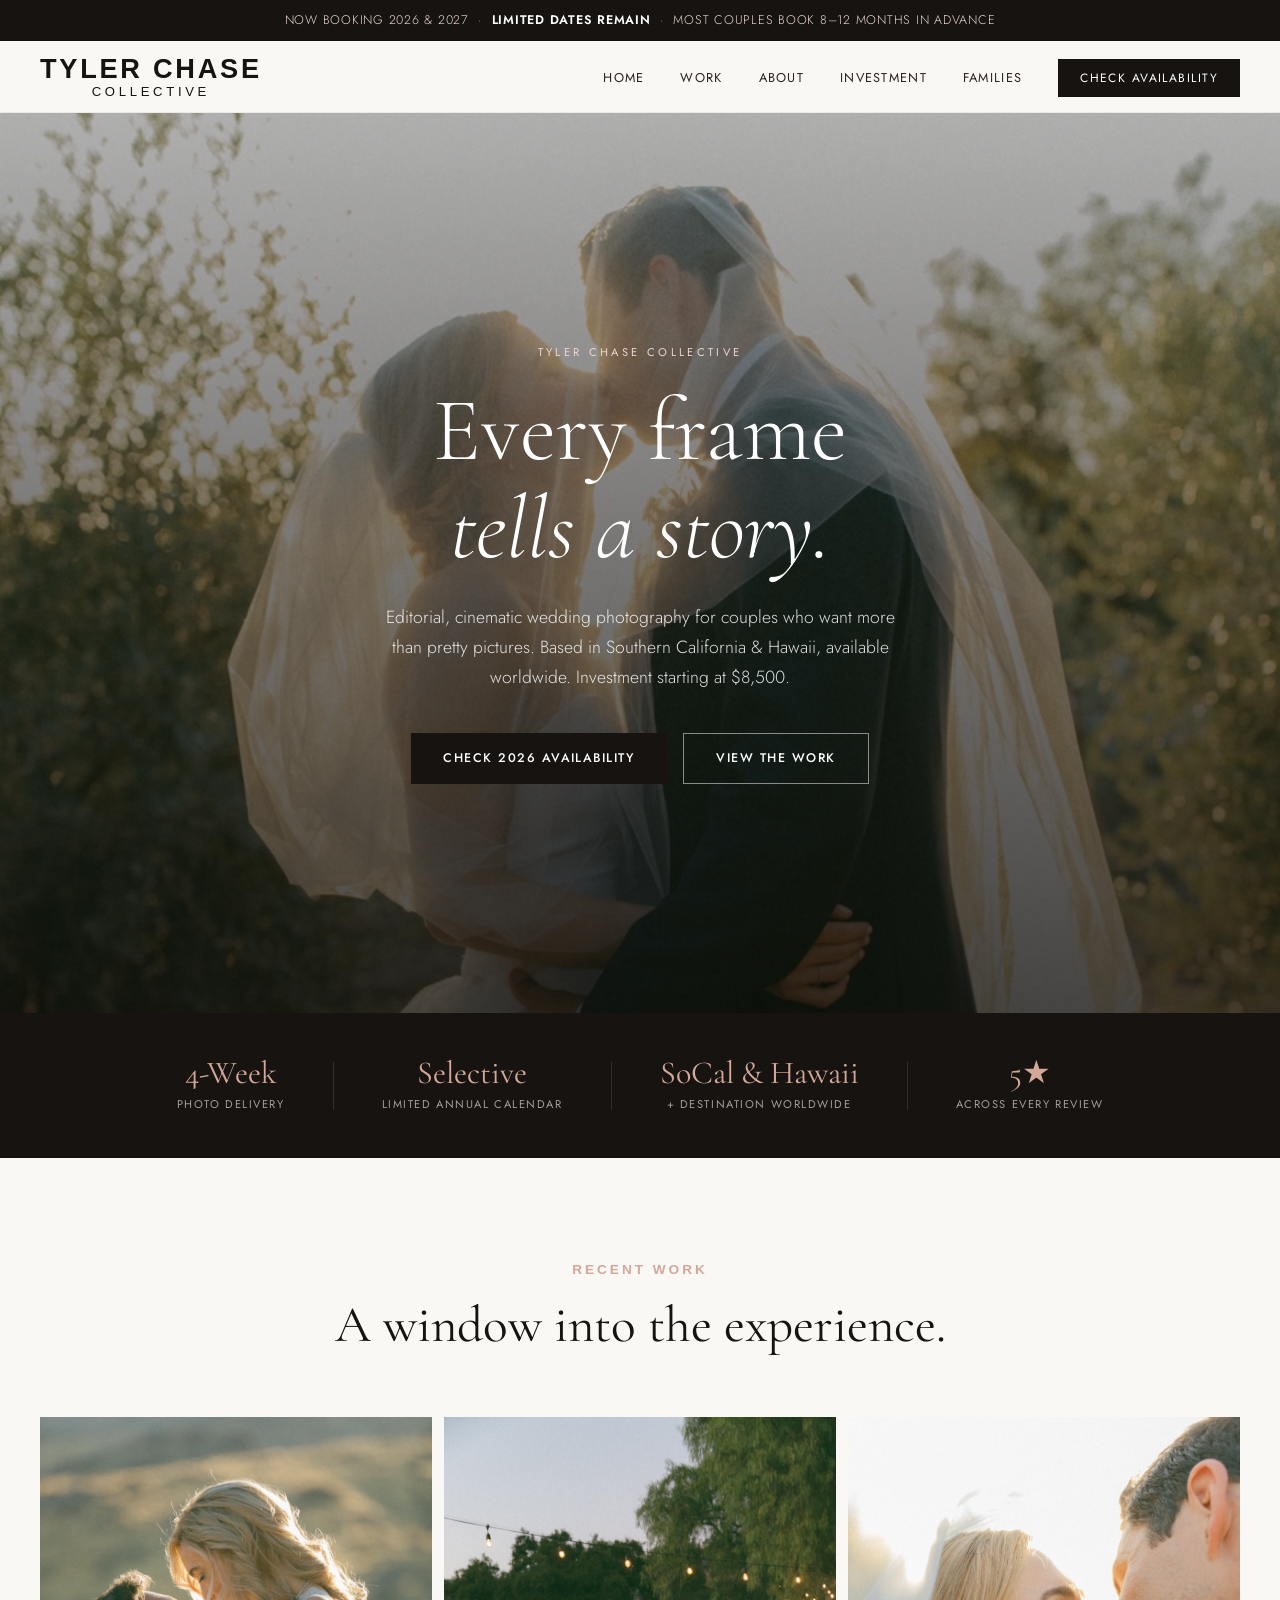
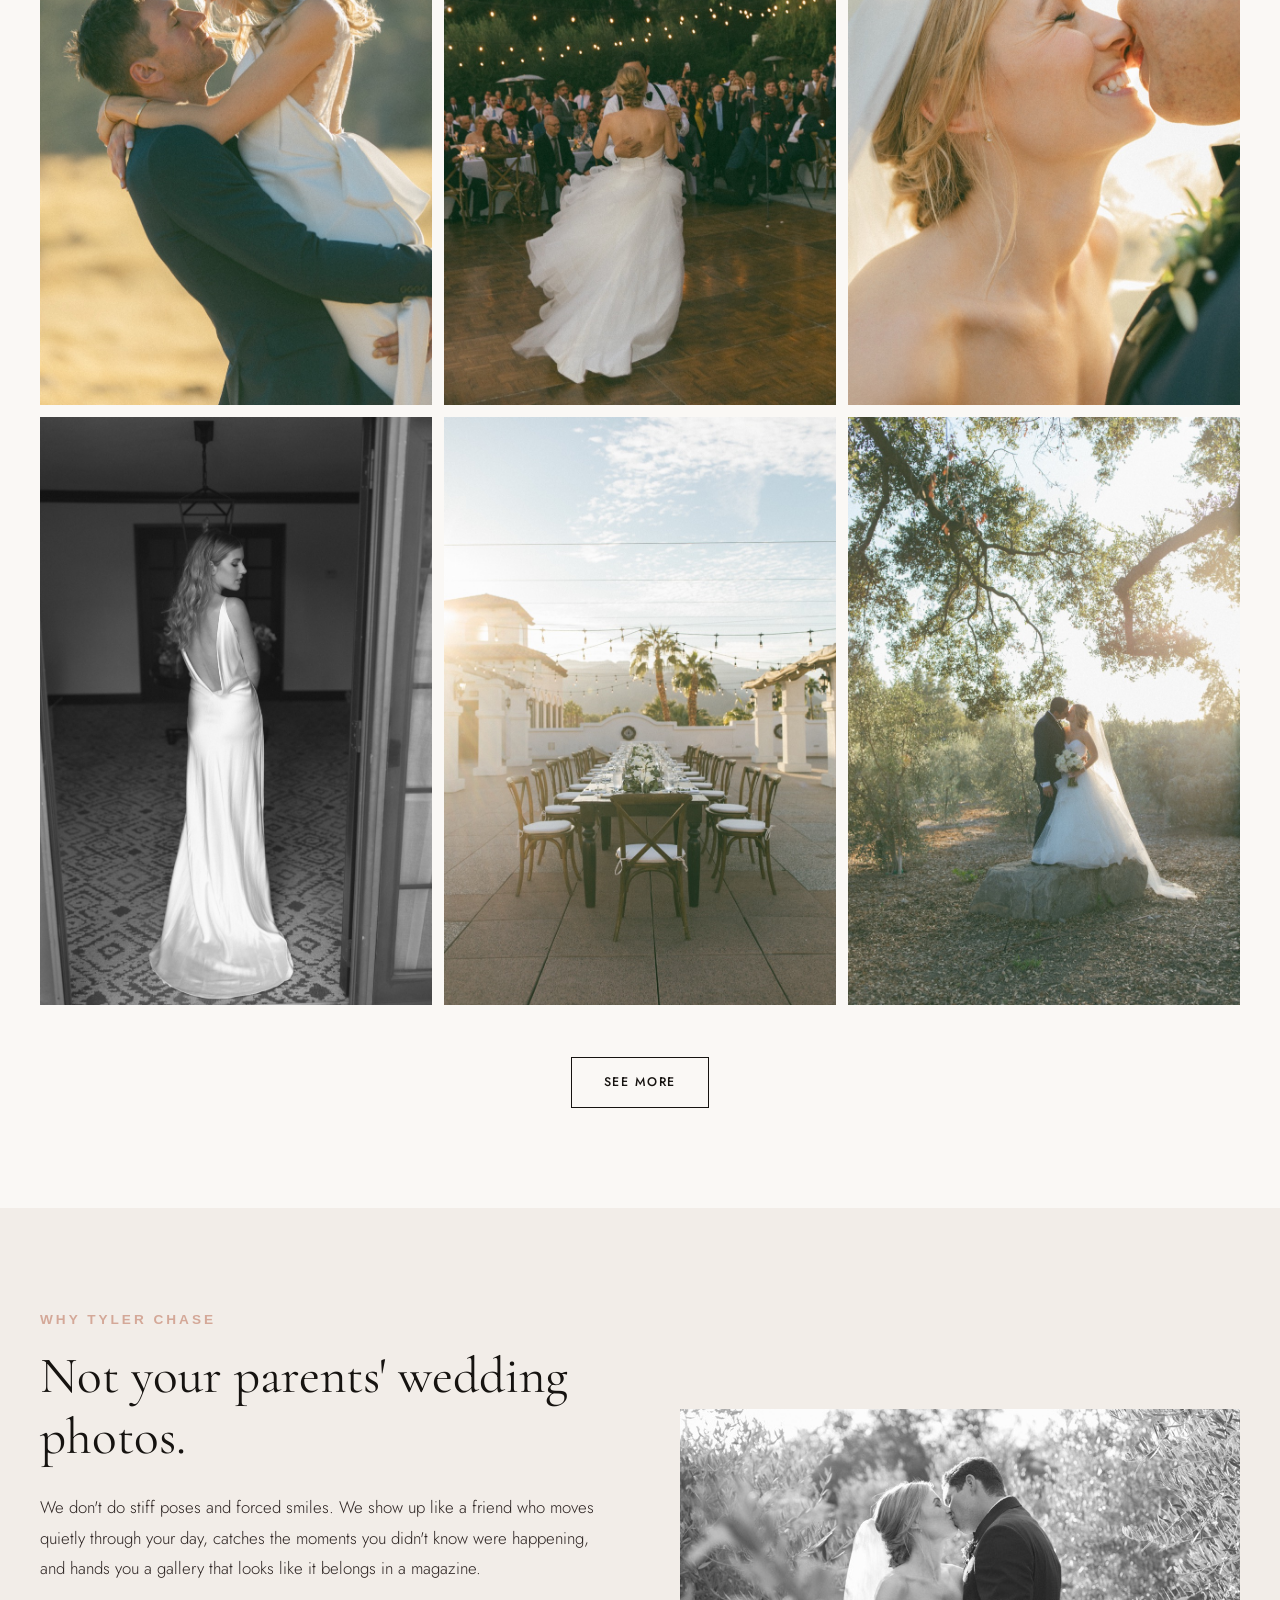
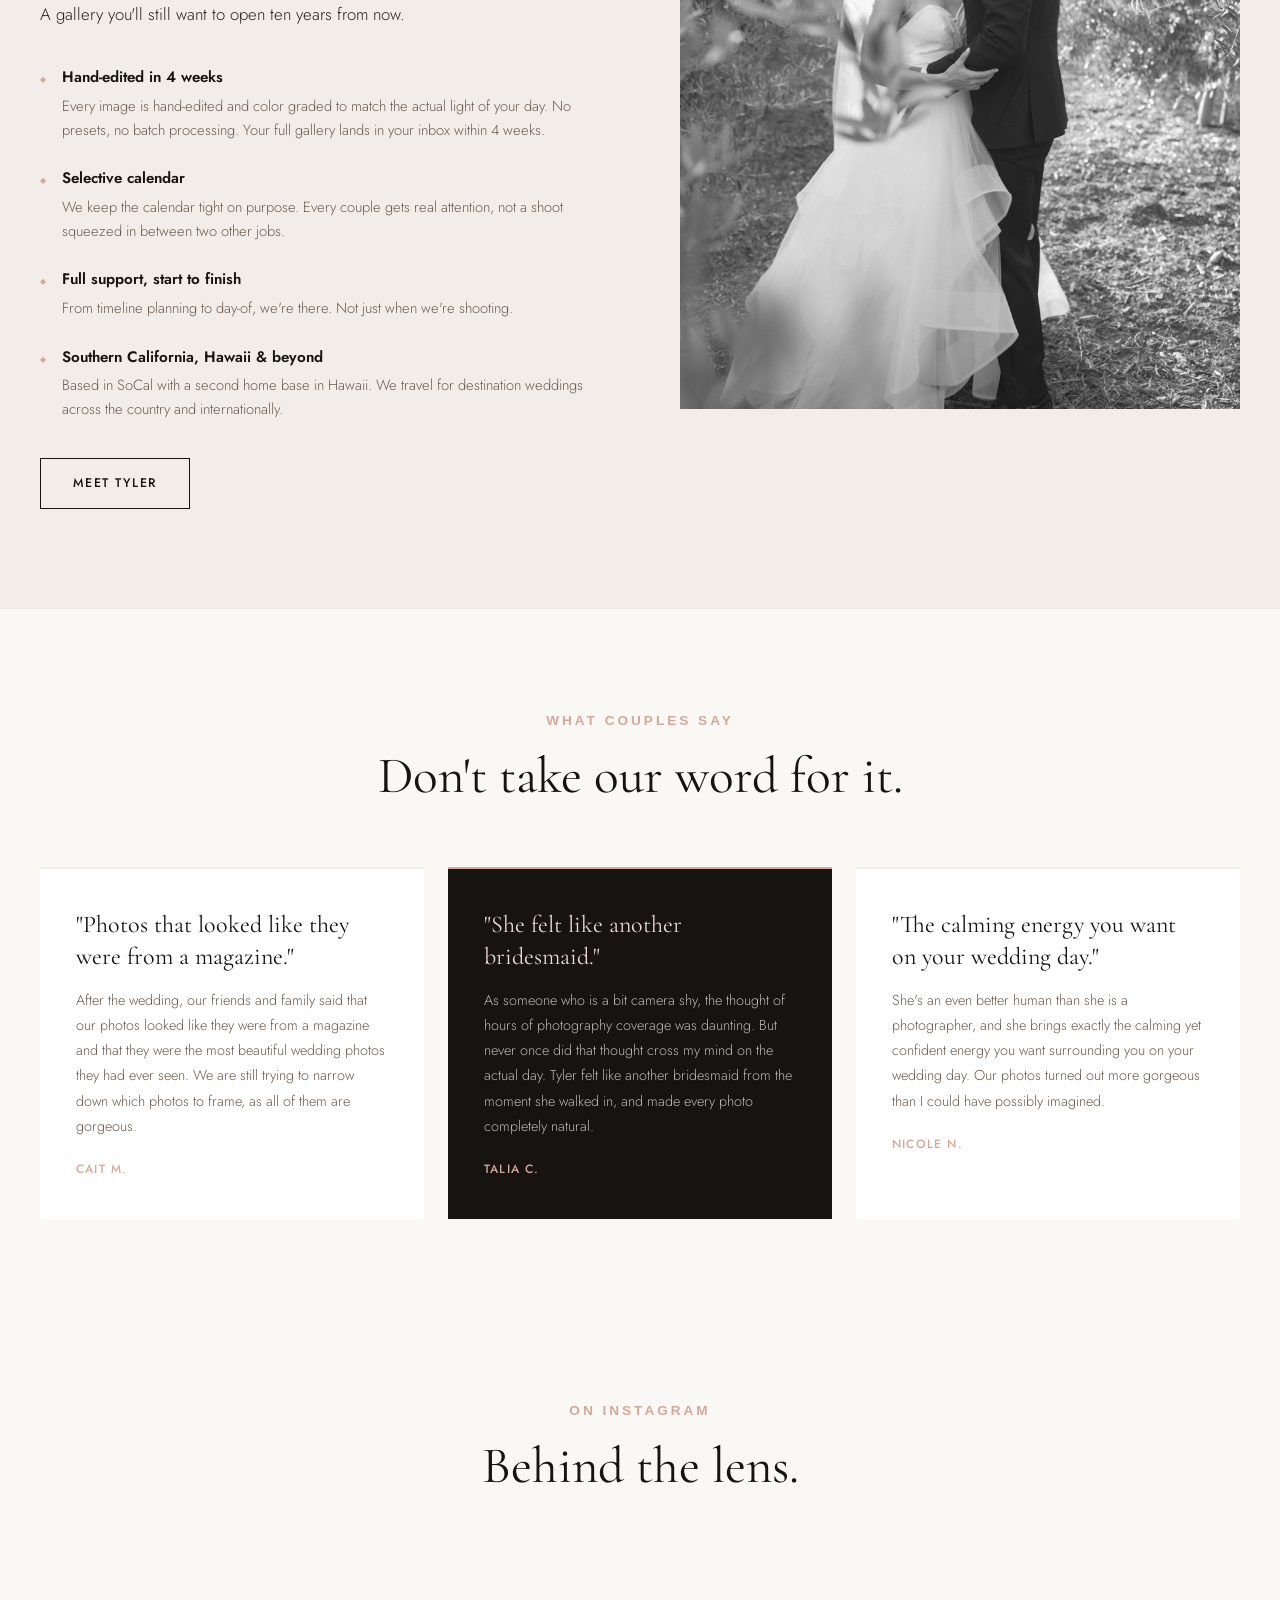
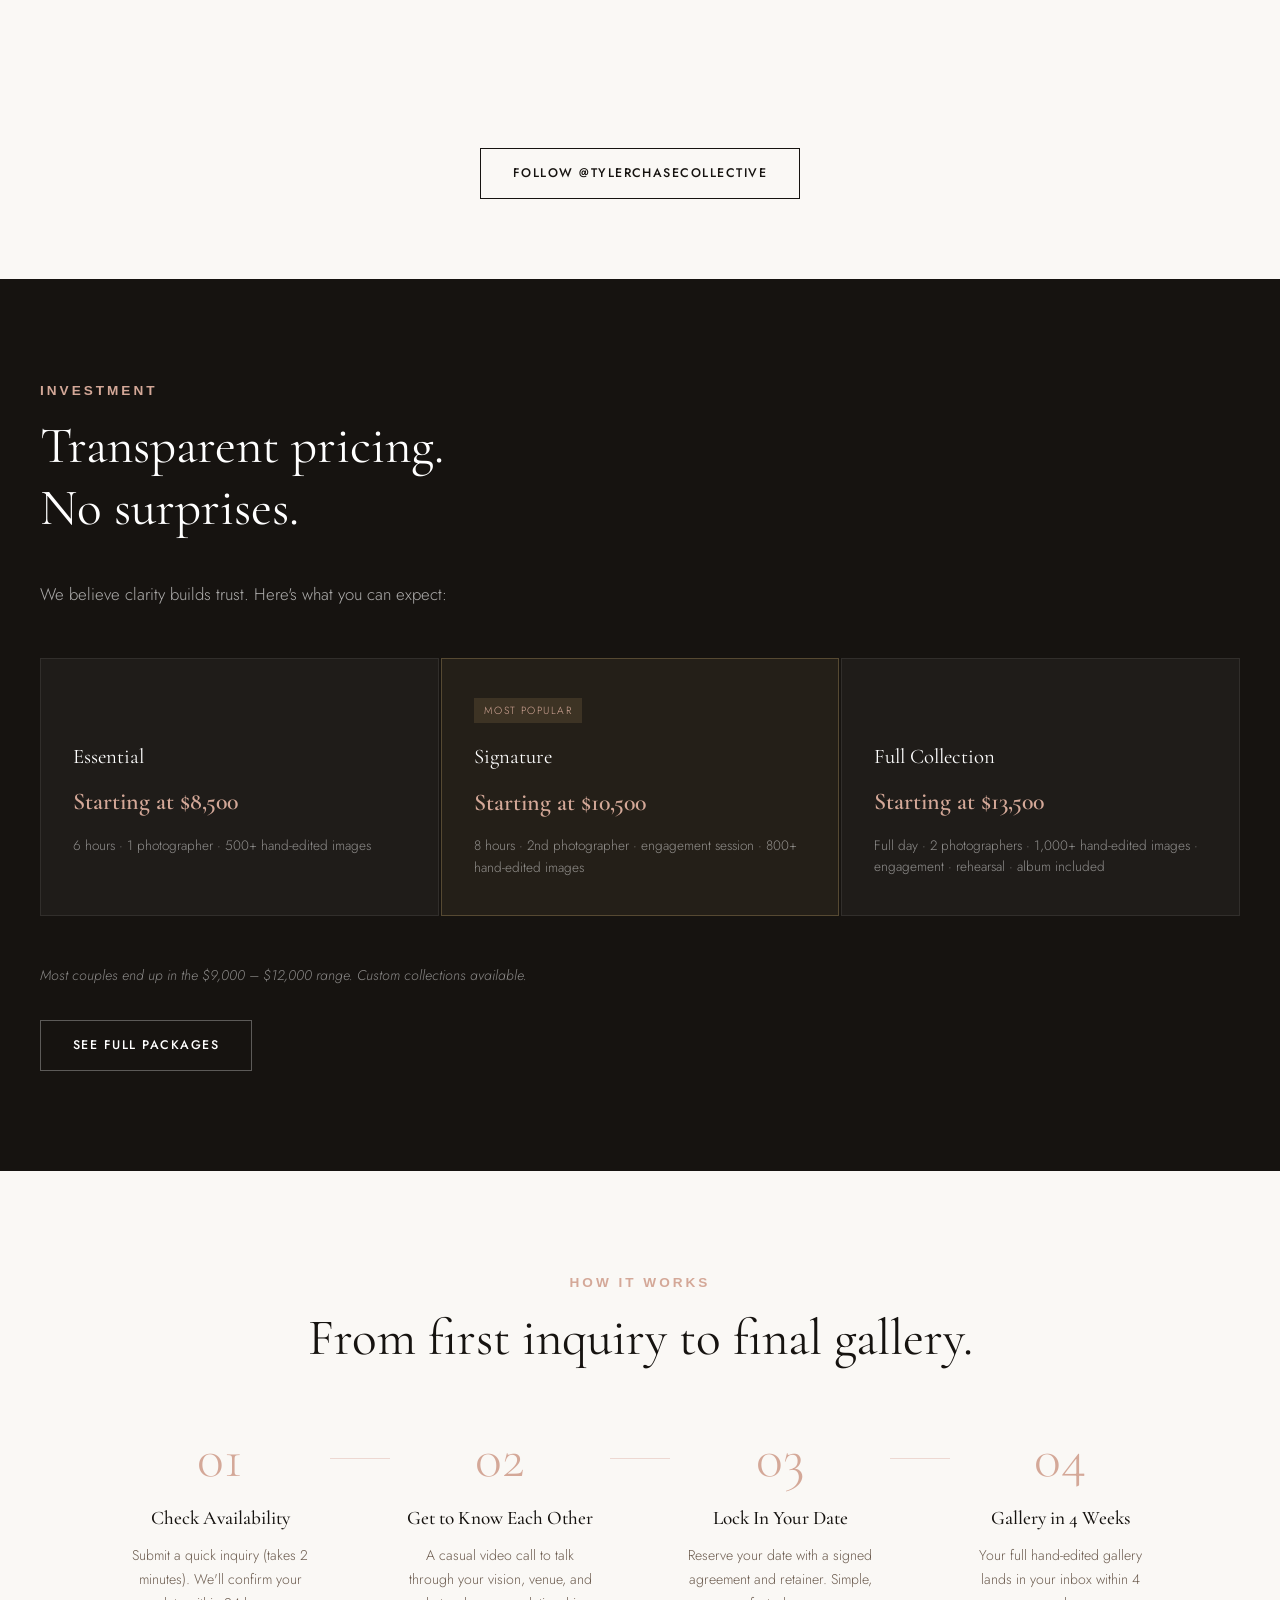
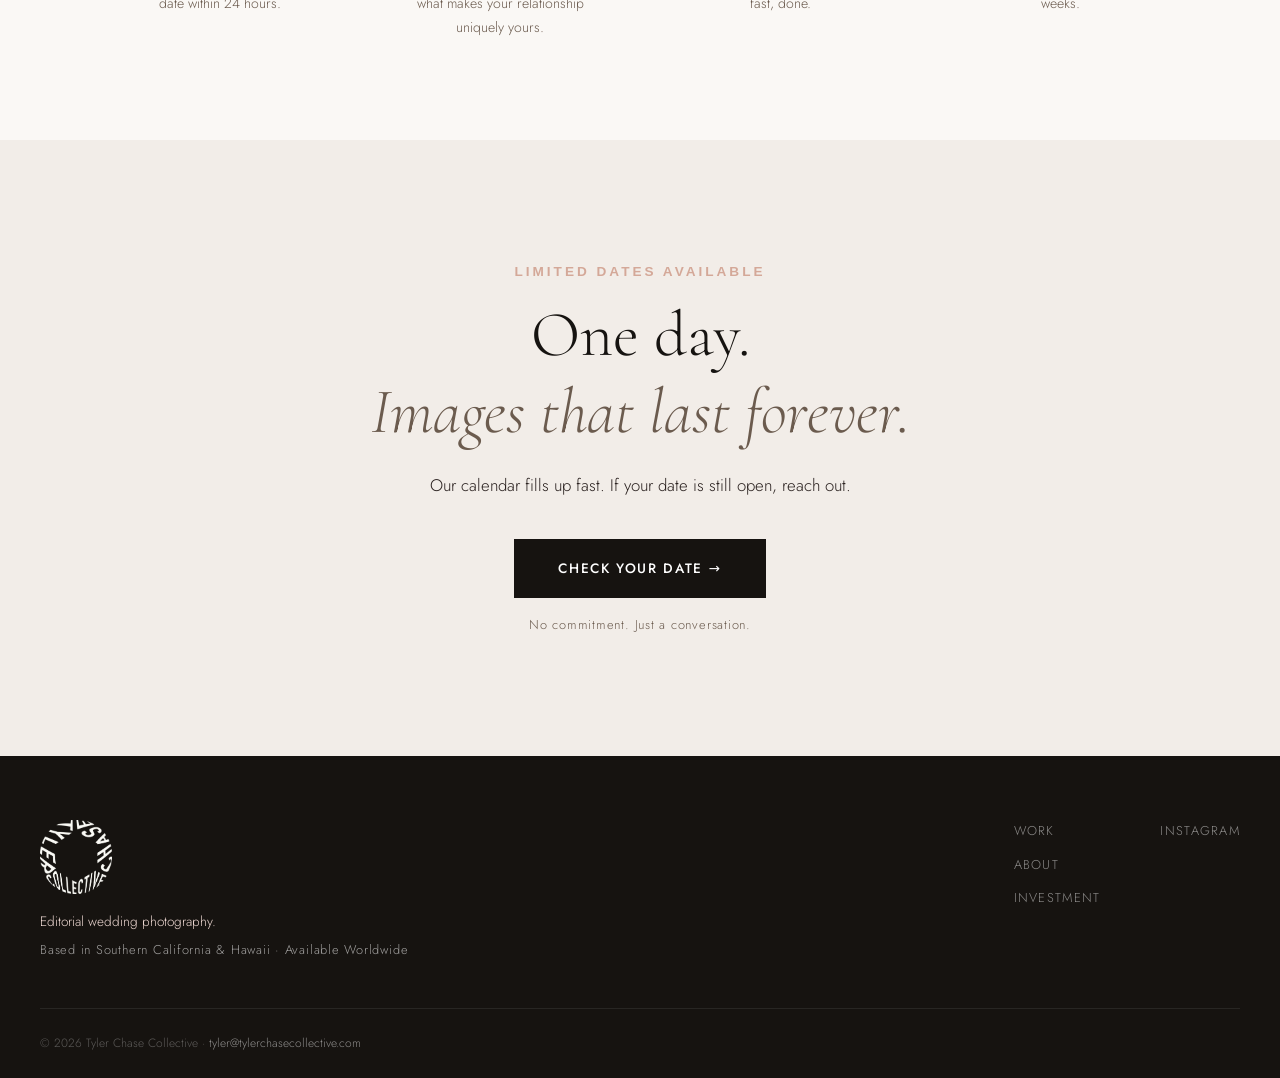
<file: index.html>
<!DOCTYPE html>
<html lang="en">
<head>
  <meta charset="UTF-8" />
  <meta name="viewport" content="width=device-width, initial-scale=1.0" />
  <meta name="description" content="Tyler Chase Collective: Editorial, cinematic wedding photography based in Southern California and Hawaii. Available for destination weddings worldwide. Starting at $8,500." />
  <title>Tyler Chase Collective | Cinematic Wedding Photography</title>
  <link rel="preconnect" href="https://fonts.googleapis.com" />
  <link rel="preconnect" href="https://fonts.gstatic.com" crossorigin />
  <link href="https://fonts.googleapis.com/css2?family=Cormorant+Garamond:ital,wght@0,300;0,400;0,500;0,600;1,300;1,400;1,500&family=Jost:wght@300;400;500;600&display=swap" rel="stylesheet" />
  <link rel="icon" type="image/png" href="images/favicon.png" />
  <link rel="apple-touch-icon" href="images/favicon.png" />
  <link rel="stylesheet" href="styles.css" />
</head>
<body>

  <!-- Scarcity Bar -->
  <div class="scarcity-bar">
    <p>Now booking 2026 &amp; 2027 &nbsp;·&nbsp; <strong>limited dates remain</strong> &nbsp;·&nbsp; Most couples book 8–12 months in advance</p>
  </div>

  <!-- Navigation -->
  <nav class="nav" id="nav">
    <a href="index.html" class="nav-logo"><span class="logo-top">Tyler Chase</span><span class="logo-sub">Collective</span></a>
    <ul class="nav-links">
      <li><a href="index.html">Home</a></li>
      <li><a href="gallery.html">Work</a></li>
      <li><a href="about.html">About</a></li>
      <li><a href="investment.html">Investment</a></li>
      <li><a href="families.html">Families</a></li>
      <li><a href="contact.html" class="nav-cta">Check Availability</a></li>
    </ul>
    <button class="nav-hamburger" id="hamburger" aria-label="Open menu">
      <span></span><span></span><span></span>
    </button>
  </nav>

  <!-- Mobile Menu -->
  <div class="mobile-menu" id="mobileMenu">
    <button class="mobile-menu-close" id="mobileClose">✕</button>
    <ul>
      <li><a href="index.html">Home</a></li>
      <li><a href="gallery.html">Work</a></li>
      <li><a href="about.html">About</a></li>
      <li><a href="investment.html">Investment</a></li>
      <li><a href="families.html">Families</a></li>
      <li><a href="contact.html">Check Availability</a></li>
    </ul>
  </div>

  <!-- Hero -->
  <section class="hero">
    <div class="hero-media">
      <div class="hero-overlay"></div>
      <img
        src="images/TCG_8841-Large.jpeg"
        alt="Cinematic wedding moment"
        class="hero-img"
      />
    </div>
    <div class="hero-content">
      <p class="hero-eyebrow">Tyler Chase Collective</p>
      <h1 class="hero-headline">Every frame<br /><em>tells a story.</em></h1>
      <p class="hero-sub">Editorial, cinematic wedding photography for couples who want more than pretty pictures. Based in Southern California &amp; Hawaii, available worldwide. Investment starting at $8,500.</p>
      <div class="hero-ctas">
        <a href="contact.html" class="btn btn-primary">Check 2026 Availability</a>
        <a href="gallery.html" class="btn btn-ghost">View the Work</a>
      </div>
    </div>
  </section>

  <!-- Trust Strip -->
  <div class="trust-strip">
    <div class="trust-item">
      <span class="trust-number">4-Week</span>
      <span class="trust-label">Photo Delivery</span>
    </div>
    <div class="trust-divider"></div>
    <div class="trust-item">
      <span class="trust-number">Selective</span>
      <span class="trust-label">Limited Annual Calendar</span>
    </div>
    <div class="trust-divider"></div>
    <div class="trust-item">
      <span class="trust-number">SoCal &amp; Hawaii</span>
      <span class="trust-label">+ Destination Worldwide</span>
    </div>
    <div class="trust-divider"></div>
    <div class="trust-item">
      <span class="trust-number">5★</span>
      <span class="trust-label">Across Every Review</span>
    </div>
  </div>

  <!-- Gallery Preview -->
  <section class="section gallery-preview" id="work">
    <div class="section-header">
      <p class="section-eyebrow">Recent Work</p>
      <h2 class="section-title">A window into the experience.</h2>
    </div>
    <div class="gallery-grid">
      <div class="gallery-item">
        <img src="images/TCG_4035-Large.jpeg" alt="Groom lifting bride at golden hour" />
      </div>
      <div class="gallery-item">
        <img src="images/TCP_4241-Large.jpeg" alt="Bride portrait" />
      </div>
      <div class="gallery-item">
        <img src="images/TCG_9300-Large.jpeg" alt="First dance under string lights" />
      </div>
      <div class="gallery-item">
        <img src="images/TCP_5068-Large.jpeg" alt="Wedding reception tablescape" />
      </div>
      <div class="gallery-item">
        <img src="images/TCG_8863-Large.jpeg" alt="Couple portrait at sunset" />
      </div>
      <div class="gallery-item">
        <img src="images/TCG_8714-Large.jpeg" alt="Couple kissing at golden hour" />
      </div>
    </div>
    <div class="gallery-cta">
      <a href="gallery.html" class="btn btn-outline">See More</a>
    </div>
  </section>

  <!-- Positioning / Why Us -->
  <section class="section why-us">
    <div class="why-us-inner">
      <div class="why-us-text">
        <p class="section-eyebrow">Why Tyler Chase</p>
        <h2 class="section-title">Not your parents' wedding photos.</h2>
        <p class="body-text">We don't do stiff poses and forced smiles. We show up like a friend who moves quietly through your day, catches the moments you didn't know were happening, and hands you a gallery that looks like it belongs in a magazine.</p>
        <p class="body-text">A gallery you'll still want to open ten years from now.</p>
        <ul class="why-list">
          <li>
            <span class="why-icon">◆</span>
            <div>
              <strong>Hand-edited in 4 weeks</strong>
              <p>Every image is hand-edited and color graded to match the actual light of your day. No presets, no batch processing. Your full gallery lands in your inbox within 4 weeks.</p>
            </div>
          </li>
          <li>
            <span class="why-icon">◆</span>
            <div>
              <strong>Selective calendar</strong>
              <p>We keep the calendar tight on purpose. Every couple gets real attention, not a shoot squeezed in between two other jobs.</p>
            </div>
          </li>
          <li>
            <span class="why-icon">◆</span>
            <div>
              <strong>Full support, start to finish</strong>
              <p>From timeline planning to day-of, we're there. Not just when we're shooting.</p>
            </div>
          </li>
          <li>
            <span class="why-icon">◆</span>
            <div>
              <strong>Southern California, Hawaii &amp; beyond</strong>
              <p>Based in SoCal with a second home base in Hawaii. We travel for destination weddings across the country and internationally.</p>
            </div>
          </li>
        </ul>
        <a href="about.html" class="btn btn-outline">Meet Tyler</a>
      </div>
      <div class="why-us-image">
        <img src="images/TCG_8802-Large.jpeg" alt="Couple in olive grove" style="object-position: 50% 100%;" />
      </div>
    </div>
  </section>

  <!-- Social Proof / Testimonials -->
  <section class="section testimonials" id="testimonials">
    <div class="section-header">
      <p class="section-eyebrow">What Couples Say</p>
      <h2 class="section-title">Don't take our word for it.</h2>
    </div>
    <div class="testimonial-grid">
      <div class="testimonial-card">
        <p class="testimonial-pull">"Photos that looked like they were from a magazine."</p>
        <p class="testimonial-body">After the wedding, our friends and family said that our photos looked like they were from a magazine and that they were the most beautiful wedding photos they had ever seen. We are still trying to narrow down which photos to frame, as all of them are gorgeous.</p>
        <p class="testimonial-name">Cait M.</p>
      </div>
      <div class="testimonial-card feature-card">
        <p class="testimonial-pull">"She felt like another bridesmaid."</p>
        <p class="testimonial-body">As someone who is a bit camera shy, the thought of hours of photography coverage was daunting. But never once did that thought cross my mind on the actual day. Tyler felt like another bridesmaid from the moment she walked in, and made every photo completely natural.</p>
        <p class="testimonial-name">Talia C.</p>
      </div>
      <div class="testimonial-card">
        <p class="testimonial-pull">"The calming energy you want on your wedding day."</p>
        <p class="testimonial-body">She's an even better human than she is a photographer, and she brings exactly the calming yet confident energy you want surrounding you on your wedding day. Our photos turned out more gorgeous than I could have possibly imagined.</p>
        <p class="testimonial-name">Nicole N.</p>
      </div>
    </div>
  </section>

  <!-- Instagram Feed -->
  <!-- To activate: sign up at lightwidget.com, connect @tylerchasecollective, and replace the src below -->
  <section class="section instagram-section" style="background:var(--cream);padding:80px 40px;">
    <div class="section-header">
      <p class="section-eyebrow">On Instagram</p>
      <h2 class="section-title">Behind the lens.</h2>
    </div>
    <div class="instagram-feed-container" style="max-width:var(--max);margin:0 auto;">
      <!-- SnapWidget -->
      <script src="https://snapwidget.com/js/snapwidget.js"></script>
      <iframe src="https://snapwidget.com/embed/706639" class="snapwidget-widget" allowtransparency="true" frameborder="0" scrolling="no" style="border:none; overflow:hidden; width:100%;"></iframe>
    </div>
    <div style="text-align:center;margin-top:32px;">
      <a href="https://www.instagram.com/tylerchasecollective" target="_blank" rel="noopener" class="btn btn-outline">Follow @tylerchasecollective</a>
    </div>
  </section>

  <!-- Investment Preview -->
  <section class="section investment-preview" id="investment">
    <div class="investment-inner">
      <div class="investment-text">
        <p class="section-eyebrow">Investment</p>
        <h2 class="section-title">Transparent pricing.<br />No surprises.</h2>
        <p class="body-text">We believe clarity builds trust. Here's what you can expect:</p>
        <div class="investment-tiers">
          <div class="tier" style="display:flex;flex-direction:column;">
            <div class="tier-badge-slot" style="min-height:28px;margin-bottom:16px;"></div>
            <div class="tier-name">Essential</div>
            <div class="tier-price">Starting at $8,500</div>
            <div class="tier-desc">6 hours · 1 photographer · 500+ hand-edited images</div>
          </div>
          <div class="tier tier-featured" style="display:flex;flex-direction:column;">
            <div class="tier-badge-slot" style="min-height:28px;margin-bottom:16px;"><div class="tier-badge" style="margin-bottom:0;">Most Popular</div></div>
            <div class="tier-name">Signature</div>
            <div class="tier-price">Starting at $10,500</div>
            <div class="tier-desc">8 hours · 2nd photographer · engagement session · 800+ hand-edited images</div>
          </div>
          <div class="tier" style="display:flex;flex-direction:column;">
            <div class="tier-badge-slot" style="min-height:28px;margin-bottom:16px;"></div>
            <div class="tier-name">Full Collection</div>
            <div class="tier-price">Starting at $13,500</div>
            <div class="tier-desc">Full day · 2 photographers · 1,000+ hand-edited images · engagement · rehearsal · album included</div>
          </div>
        </div>
        <p class="investment-note">Most couples end up in the $9,000 – $12,000 range. Custom collections available.</p>
        <a href="investment.html" class="btn btn-outline">See Full Packages</a>
      </div>
    </div>
  </section>

  <!-- Process / Experience -->
  <section class="section process">
    <div class="section-header">
      <p class="section-eyebrow">How It Works</p>
      <h2 class="section-title">From first inquiry to final gallery.</h2>
    </div>
    <div class="process-steps">
      <div class="process-step">
        <div class="step-number">01</div>
        <h3>Check Availability</h3>
        <p>Submit a quick inquiry (takes 2 minutes). We'll confirm your date within 24 hours.</p>
      </div>
      <div class="process-connector"></div>
      <div class="process-step">
        <div class="step-number">02</div>
        <h3>Get to Know Each Other</h3>
        <p>A casual video call to talk through your vision, venue, and what makes your relationship uniquely yours.</p>
      </div>
      <div class="process-connector"></div>
      <div class="process-step">
        <div class="step-number">03</div>
        <h3>Lock In Your Date</h3>
        <p>Reserve your date with a signed agreement and retainer. Simple, fast, done.</p>
      </div>
      <div class="process-connector"></div>
      <div class="process-step">
        <div class="step-number">04</div>
        <h3>Gallery in 4 Weeks</h3>
        <p>Your full hand-edited gallery lands in your inbox within 4 weeks.</p>
      </div>
    </div>
  </section>

  <!-- Final CTA -->
  <section class="section cta-section">
    <div class="cta-inner">
      <p class="section-eyebrow">Limited Dates Available</p>
      <h2 class="cta-headline">One day.<br /><em>Images that last forever.</em></h2>
      <p class="cta-sub">Our calendar fills up fast. If your date is still open, reach out.</p>
      <a href="contact.html" class="btn btn-primary btn-large">Check Your Date →</a>
      <p class="cta-note">No commitment. Just a conversation.</p>
    </div>
  </section>

  <!-- Footer -->
  <footer class="footer">
    <div class="footer-inner">
      <div class="footer-brand">
        <img src="images/favicon.png" alt="Tyler Chase Collective" class="footer-favicon" />
        <p class="footer-tagline">Editorial wedding photography.</p>
        <p class="footer-location">Based in Southern California &amp; Hawaii · Available Worldwide</p>
      </div>
      <div class="footer-links">
        <a href="gallery.html">Work</a>
        <a href="about.html">About</a>
        <a href="investment.html">Investment</a>
      </div>
      <div class="footer-social">
        <a href="https://www.instagram.com/tylerchasecollective" aria-label="Instagram">Instagram</a>
      </div>
    </div>
    <div class="footer-bottom">
      <p>© 2026 Tyler Chase Collective · <a href="mailto:tyler@tylerchasecollective.com">tyler@tylerchasecollective.com</a></p>
    </div>
  </footer>

  <script src="main.js"></script>
</body>
</html>
</file>
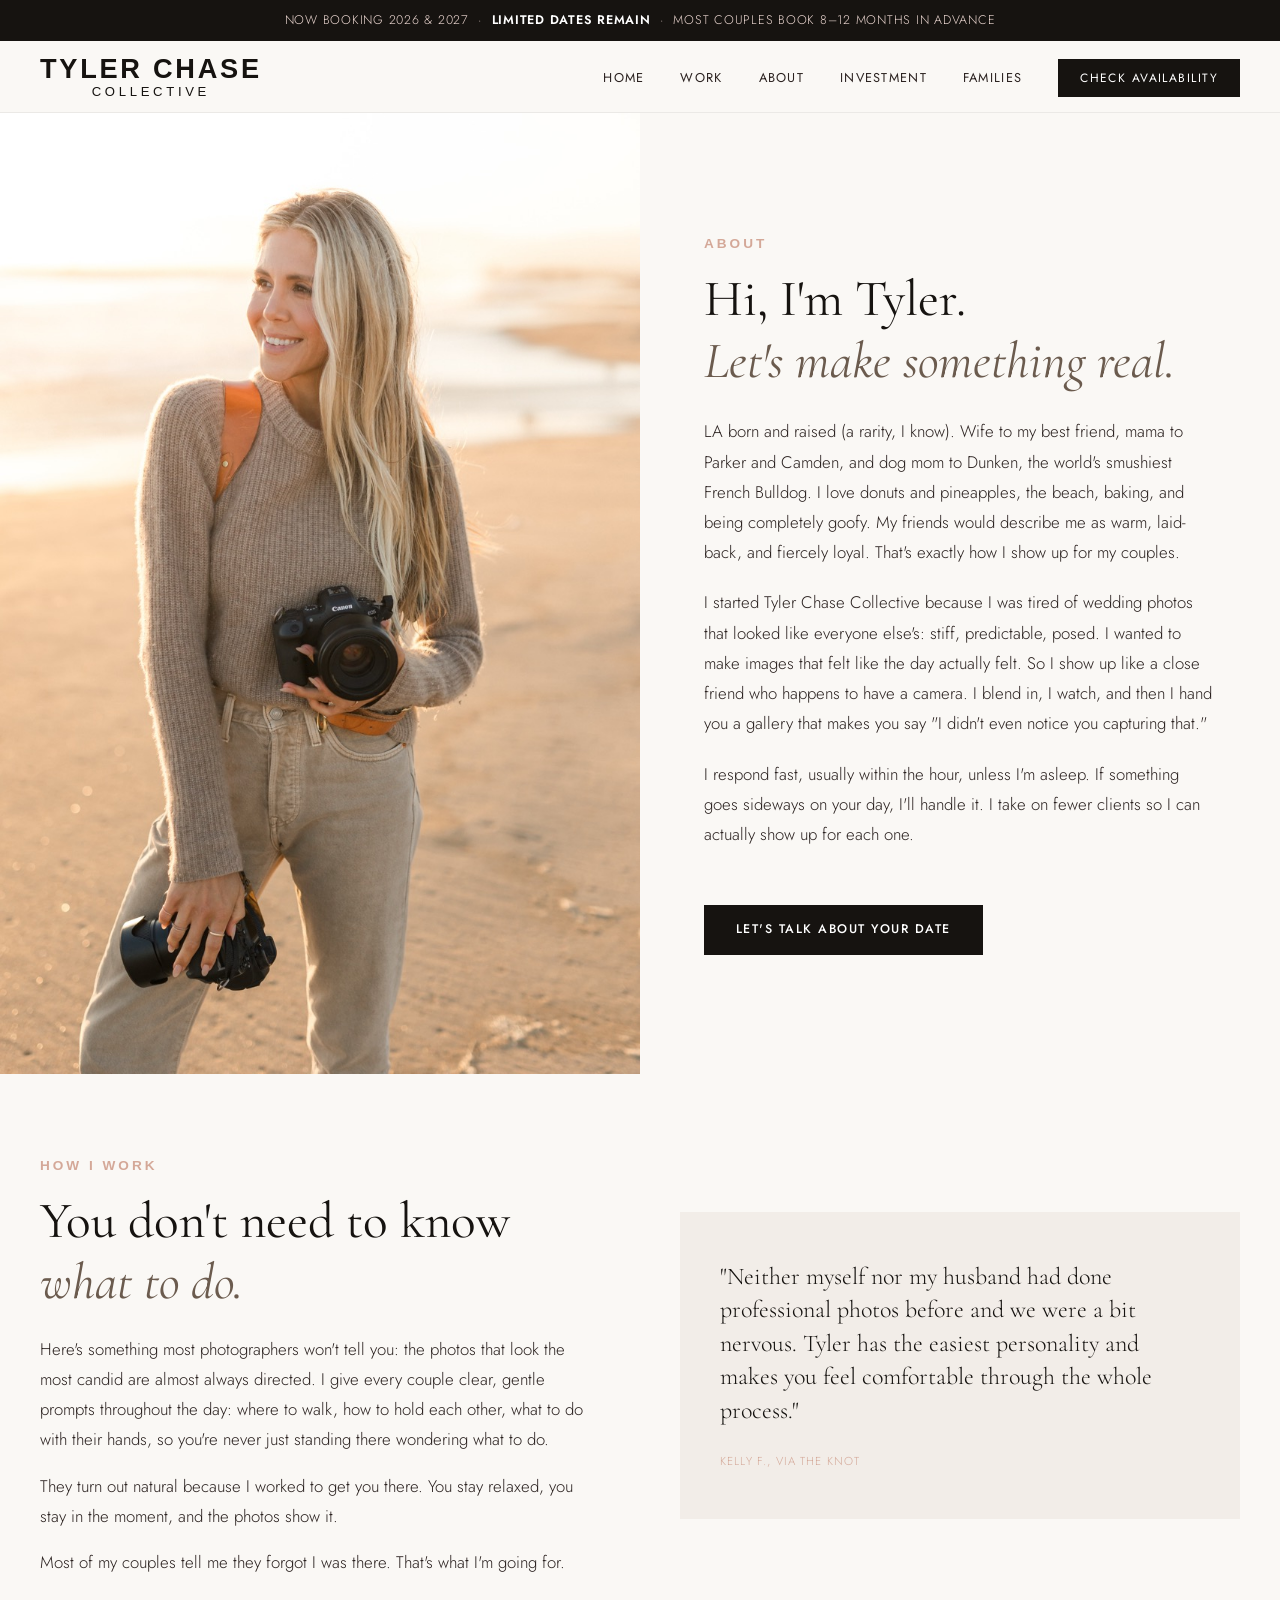
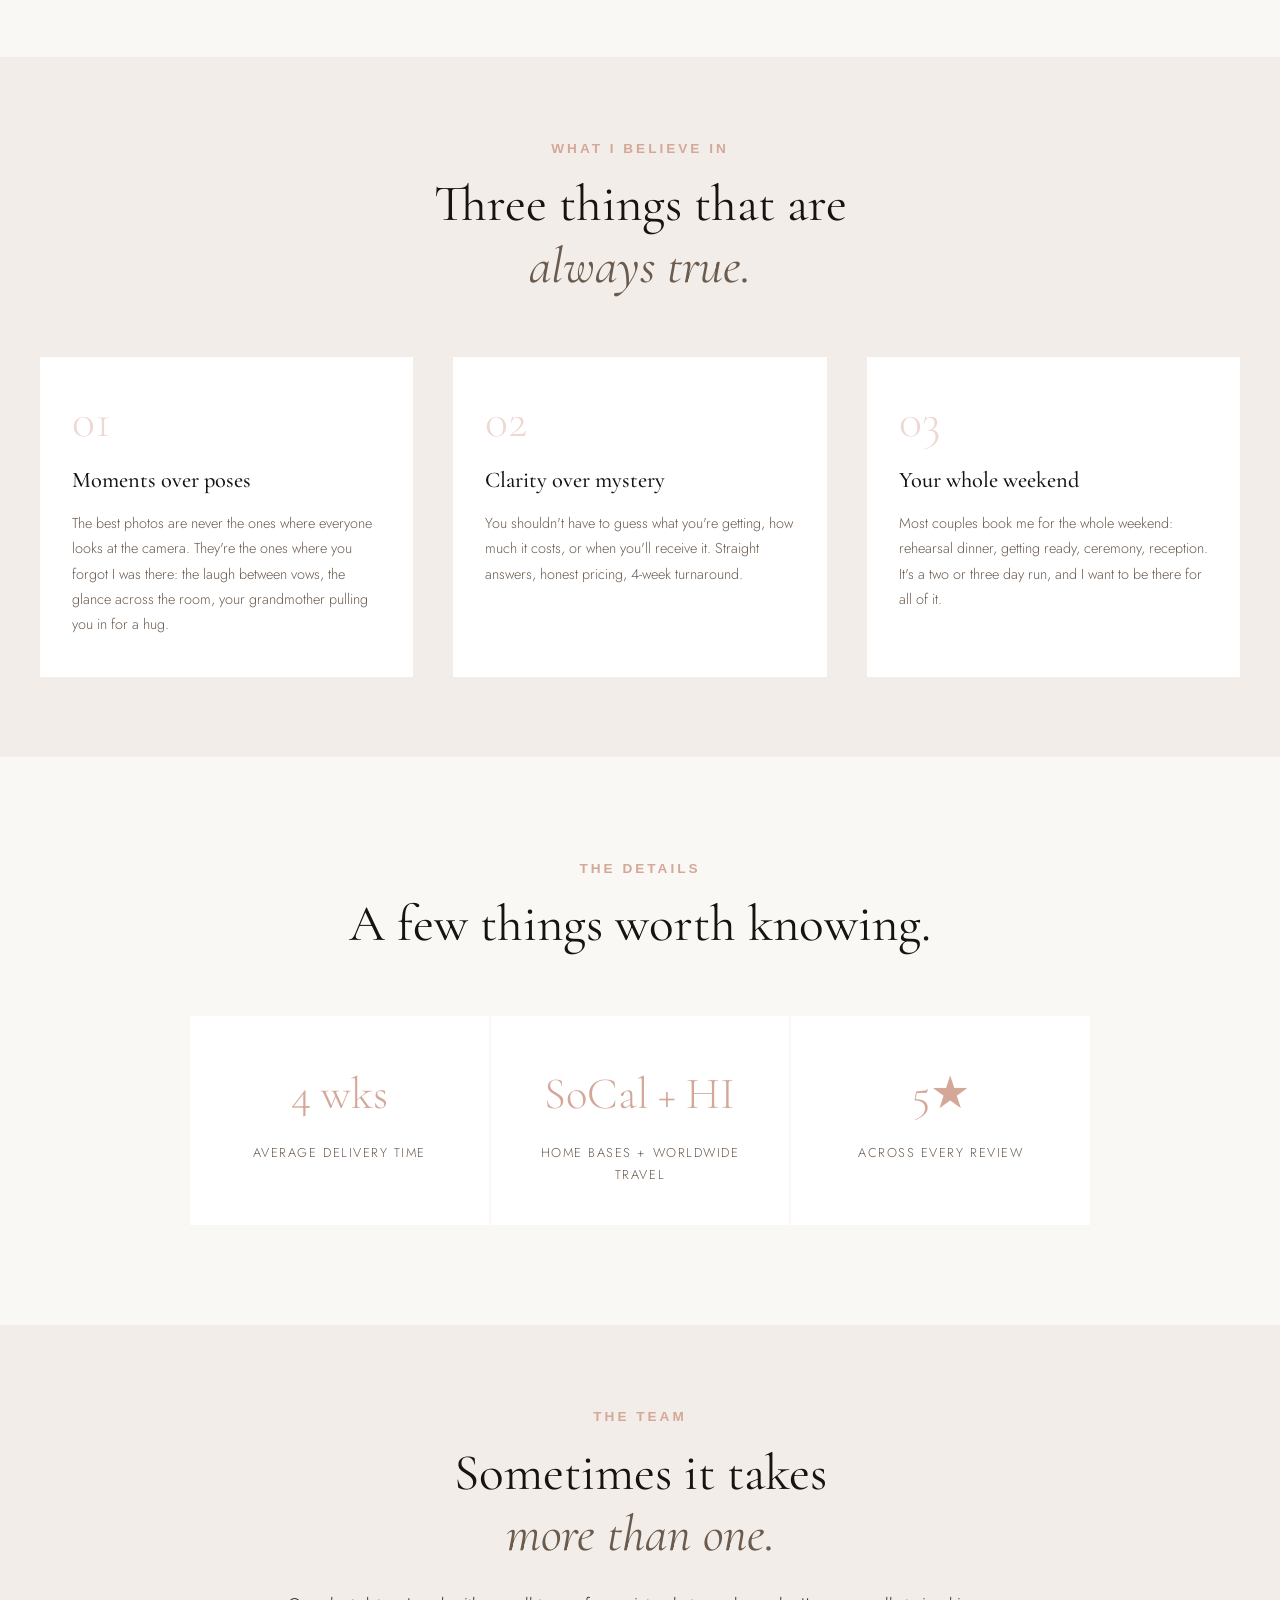
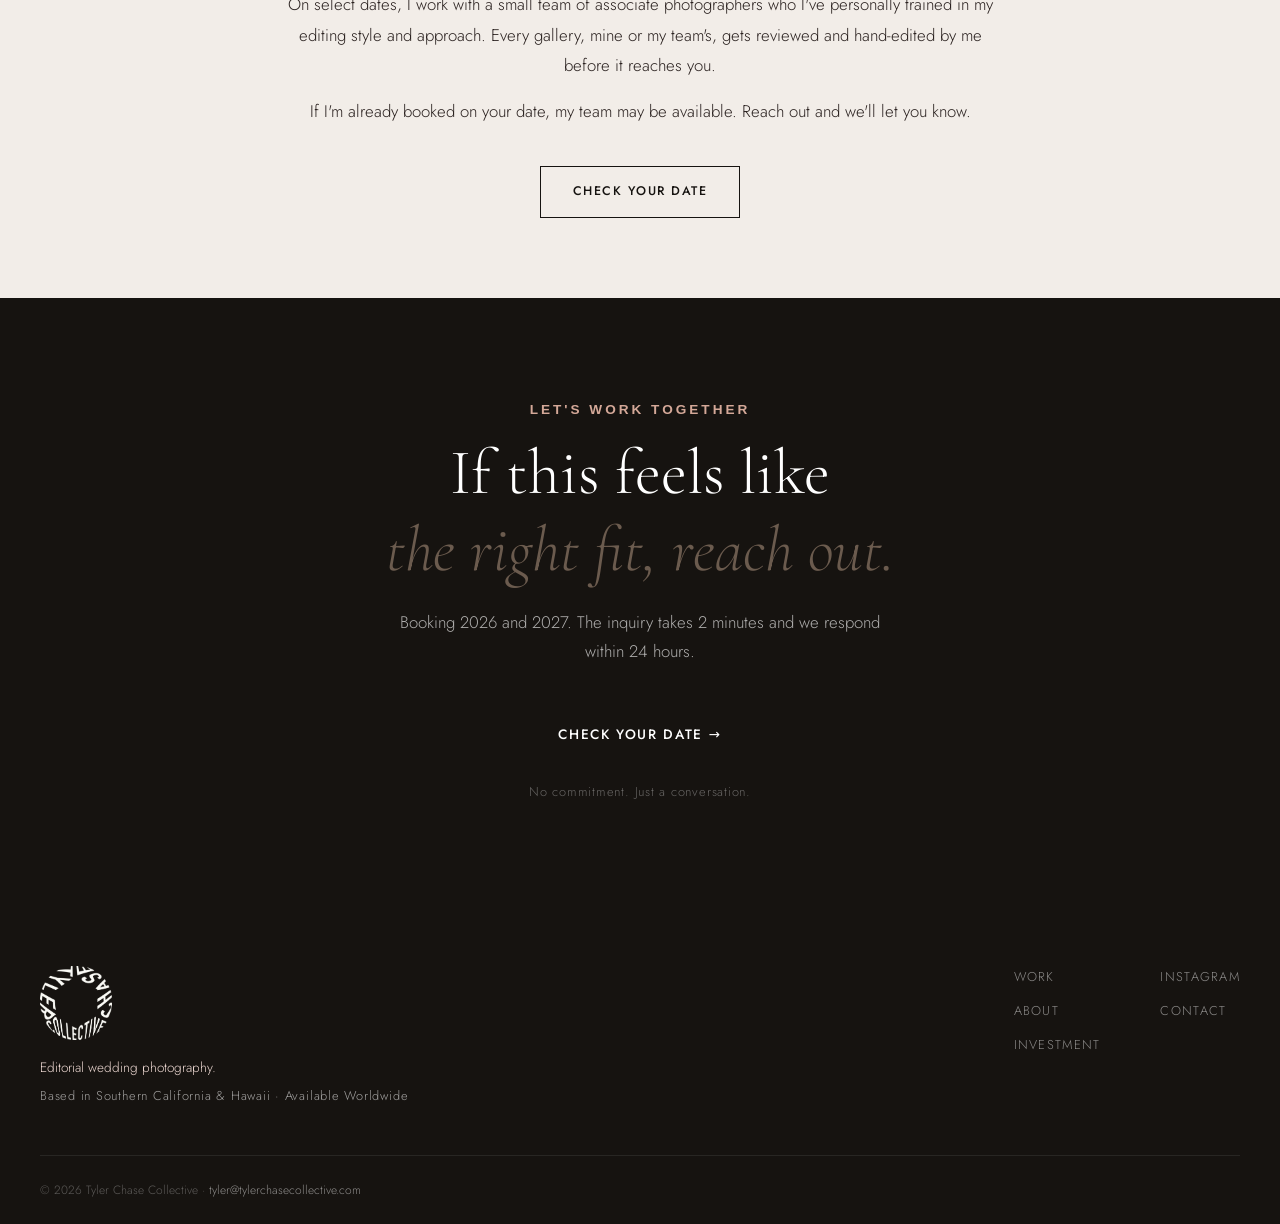
<file: about.html>
<!DOCTYPE html>
<html lang="en">
<head>
  <meta charset="UTF-8" />
  <meta name="viewport" content="width=device-width, initial-scale=1.0" />
  <meta name="description" content="Meet Tyler, the photographer behind Tyler Chase Collective. Editorial, cinematic wedding photography based in Southern California and Hawaii." />
  <title>About | Tyler Chase Collective</title>
  <link rel="preconnect" href="https://fonts.googleapis.com" />
  <link rel="preconnect" href="https://fonts.gstatic.com" crossorigin />
  <link href="https://fonts.googleapis.com/css2?family=Cormorant+Garamond:ital,wght@0,300;0,400;0,500;0,600;1,300;1,400;1,500&family=Jost:wght@300;400;500;600&display=swap" rel="stylesheet" />
  <link rel="icon" type="image/png" href="images/favicon.png" />
  <link rel="apple-touch-icon" href="images/favicon.png" />
  <link rel="stylesheet" href="styles.css" />
</head>
<body>

  <div class="scarcity-bar">
    <p>Now booking 2026 &amp; 2027 &nbsp;·&nbsp; <strong>limited dates remain</strong> &nbsp;·&nbsp; Most couples book 8–12 months in advance</p>
  </div>

  <nav class="nav" id="nav">
    <a href="index.html" class="nav-logo"><span class="logo-top">Tyler Chase</span><span class="logo-sub">Collective</span></a>
    <ul class="nav-links">
      <li><a href="index.html">Home</a></li>
      <li><a href="gallery.html">Work</a></li>
      <li><a href="about.html">About</a></li>
      <li><a href="investment.html">Investment</a></li>
      <li><a href="families.html">Families</a></li>
      <li><a href="contact.html" class="nav-cta">Check Availability</a></li>
    </ul>
    <button class="nav-hamburger" id="hamburger" aria-label="Open menu">
      <span></span><span></span><span></span>
    </button>
  </nav>

  <div class="mobile-menu" id="mobileMenu">
    <button class="mobile-menu-close" id="mobileClose">✕</button>
    <ul>
      <li><a href="index.html">Home</a></li>
      <li><a href="gallery.html">Work</a></li>
      <li><a href="about.html">About</a></li>
      <li><a href="investment.html">Investment</a></li>
      <li><a href="families.html">Families</a></li>
      <li><a href="contact.html">Check Availability</a></li>
    </ul>
  </div>

  <!-- About Hero -->
  <div class="about-hero">
    <div class="about-hero-image">
      <img src="images/Tyler-Large.jpeg" alt="Tyler, wedding photographer" style="object-position: center top;" />
    </div>
    <div class="about-hero-text">
      <p class="section-eyebrow">About</p>
      <h1 class="section-title">Hi, I'm Tyler.<br /><em>Let's make something real.</em></h1>
      <p class="body-text">LA born and raised (a rarity, I know). Wife to my best friend, mama to Parker and Camden, and dog mom to Dunken, the world's smushiest French Bulldog. I love donuts and pineapples, the beach, baking, and being completely goofy. My friends would describe me as warm, laid-back, and fiercely loyal. That's exactly how I show up for my couples.</p>
      <p class="body-text">I started Tyler Chase Collective because I was tired of wedding photos that looked like everyone else's: stiff, predictable, posed. I wanted to make images that felt like the day actually felt. So I show up like a close friend who happens to have a camera. I blend in, I watch, and then I hand you a gallery that makes you say "I didn't even notice you capturing that."</p>
      <p class="body-text">I respond fast, usually within the hour, unless I'm asleep. If something goes sideways on your day, I'll handle it. I take on fewer clients so I can actually show up for each one.</p>
      <div style="margin-top:36px;">
        <a href="contact.html" class="btn btn-primary">Let's Talk About Your Date</a>
      </div>
    </div>
  </div>

  <!-- Direction section -->
  <section class="section" style="background:var(--cream);padding:80px 40px;">
    <div class="how-i-work-grid" style="max-width:var(--max);margin:0 auto;display:grid;grid-template-columns:1fr 1fr;gap:80px;align-items:center;">
      <div>
        <p class="section-eyebrow">How I Work</p>
        <h2 class="section-title">You don't need to know<br /><em>what to do.</em></h2>
        <p class="body-text" style="max-width:100%;margin-top:20px;">Here's something most photographers won't tell you: the photos that look the most candid are almost always directed. I give every couple clear, gentle prompts throughout the day: where to walk, how to hold each other, what to do with their hands, so you're never just standing there wondering what to do.</p>
        <p class="body-text" style="max-width:100%;margin-top:16px;">They turn out natural because I worked to get you there. You stay relaxed, you stay in the moment, and the photos show it.</p>
        <p class="body-text" style="max-width:100%;margin-top:16px;">Most of my couples tell me they forgot I was there. That's what I'm going for.</p>
      </div>
      <div style="background:var(--offwhite);padding:48px 40px;">
        <p style="font-family:var(--font-serif);font-size:1.5rem;font-weight:300;color:var(--black);line-height:1.4;margin-bottom:24px;">"Neither myself nor my husband had done professional photos before and we were a bit nervous. Tyler has the easiest personality and makes you feel comfortable through the whole process."</p>
        <p style="font-size:0.72rem;letter-spacing:0.1em;text-transform:uppercase;color:var(--gold);">Kelly F., via The Knot</p>
      </div>
    </div>
  </section>

  <!-- Values -->
  <section class="about-values">
    <div class="about-values-inner">
      <div class="section-header">
        <p class="section-eyebrow">What I Believe In</p>
        <h2 class="section-title">Three things that are<br /><em>always true.</em></h2>
      </div>
      <div class="values-grid">
        <div class="value-card">
          <div class="value-num">01</div>
          <h3>Moments over poses</h3>
          <p>The best photos are never the ones where everyone looks at the camera. They're the ones where you forgot I was there: the laugh between vows, the glance across the room, your grandmother pulling you in for a hug.</p>
        </div>
        <div class="value-card">
          <div class="value-num">02</div>
          <h3>Clarity over mystery</h3>
          <p>You shouldn't have to guess what you're getting, how much it costs, or when you'll receive it. Straight answers, honest pricing, 4-week turnaround.</p>
        </div>
        <div class="value-card">
          <div class="value-num">03</div>
          <h3>Your whole weekend</h3>
          <p>Most couples book me for the whole weekend: rehearsal dinner, getting ready, ceremony, reception. It's a two or three day run, and I want to be there for all of it.</p>
        </div>
      </div>
    </div>
  </section>

  <!-- Quick facts -->
  <section class="section" style="background:var(--cream);">
    <div class="section-header">
      <p class="section-eyebrow">The Details</p>
      <h2 class="section-title">A few things worth knowing.</h2>
    </div>
    <div style="display:grid;grid-template-columns:repeat(3,1fr);gap:2px;max-width:900px;margin:0 auto;">
      <div style="padding:40px 32px;background:var(--white);text-align:center;">
        <div style="font-family:var(--font-serif);font-size:2.8rem;font-weight:300;color:var(--gold);margin-bottom:10px;">4 wks</div>
        <div style="font-size:0.8rem;letter-spacing:0.12em;text-transform:uppercase;color:var(--warm);">Average delivery time</div>
      </div>
      <div style="padding:40px 32px;background:var(--white);text-align:center;">
        <div style="font-family:var(--font-serif);font-size:2.8rem;font-weight:300;color:var(--gold);margin-bottom:10px;">SoCal + HI</div>
        <div style="font-size:0.8rem;letter-spacing:0.12em;text-transform:uppercase;color:var(--warm);">Home bases + worldwide travel</div>
      </div>
      <div style="padding:40px 32px;background:var(--white);text-align:center;">
        <div style="font-family:var(--font-serif);font-size:2.8rem;font-weight:300;color:var(--gold);margin-bottom:10px;">5★</div>
        <div style="font-size:0.8rem;letter-spacing:0.12em;text-transform:uppercase;color:var(--warm);">Across every review</div>
      </div>
    </div>
  </section>

  <!-- Associate Photographers -->
  <section class="section" style="background:var(--offwhite);max-width:100%;padding:80px 40px;">
    <div style="max-width:720px;margin:0 auto;text-align:center;">
      <p class="section-eyebrow">The Team</p>
      <h2 class="section-title">Sometimes it takes<br /><em>more than one.</em></h2>
      <p class="body-text" style="max-width:100%;margin:24px auto 0;text-align:center;">On select dates, I work with a small team of associate photographers who I've personally trained in my editing style and approach. Every gallery, mine or my team's, gets reviewed and hand-edited by me before it reaches you.</p>
      <p class="body-text" style="max-width:100%;margin:16px auto 0;text-align:center;">If I'm already booked on your date, my team may be available. Reach out and we'll let you know.</p>
      <div style="margin-top:40px;">
        <a href="contact.html" class="btn btn-outline">Check Your Date</a>
      </div>
    </div>
  </section>

  <!-- CTA -->
  <section class="cta-section" style="background:var(--black);max-width:100%;padding:100px 40px;">
    <div class="cta-inner">
      <p class="section-eyebrow" style="color:var(--gold);">Let's work together</p>
      <h2 class="cta-headline" style="color:var(--white);">If this feels like<br /><em>the right fit, reach out.</em></h2>
      <p class="cta-sub" style="color:rgba(255,255,255,0.65);">Booking 2026 and 2027. The inquiry takes 2 minutes and we respond within 24 hours.</p>
      <a href="contact.html" class="btn btn-primary btn-large">Check Your Date →</a>
      <p class="cta-note" style="color:rgba(255,255,255,0.35);">No commitment. Just a conversation.</p>
    </div>
  </section>

  <footer class="footer">
    <div class="footer-inner">
      <div class="footer-brand">
        <img src="images/favicon.png" alt="Tyler Chase Collective" class="footer-favicon" />
        <p class="footer-tagline">Editorial wedding photography.</p>
        <p class="footer-location">Based in Southern California &amp; Hawaii · Available Worldwide</p>
      </div>
      <div class="footer-links">
        <a href="gallery.html">Work</a>
        <a href="about.html">About</a>
        <a href="investment.html">Investment</a>
      </div>
      <div class="footer-social">
        <a href="https://www.instagram.com/tylerchasecollective" target="_blank" rel="noopener">Instagram</a>
        <a href="contact.html">Contact</a>
      </div>
    </div>
    <div class="footer-bottom">
      <p>© 2026 Tyler Chase Collective · <a href="mailto:tyler@tylerchasecollective.com">tyler@tylerchasecollective.com</a></p>
    </div>
  </footer>

  <script src="main.js"></script>
</body>
</html>
</file>
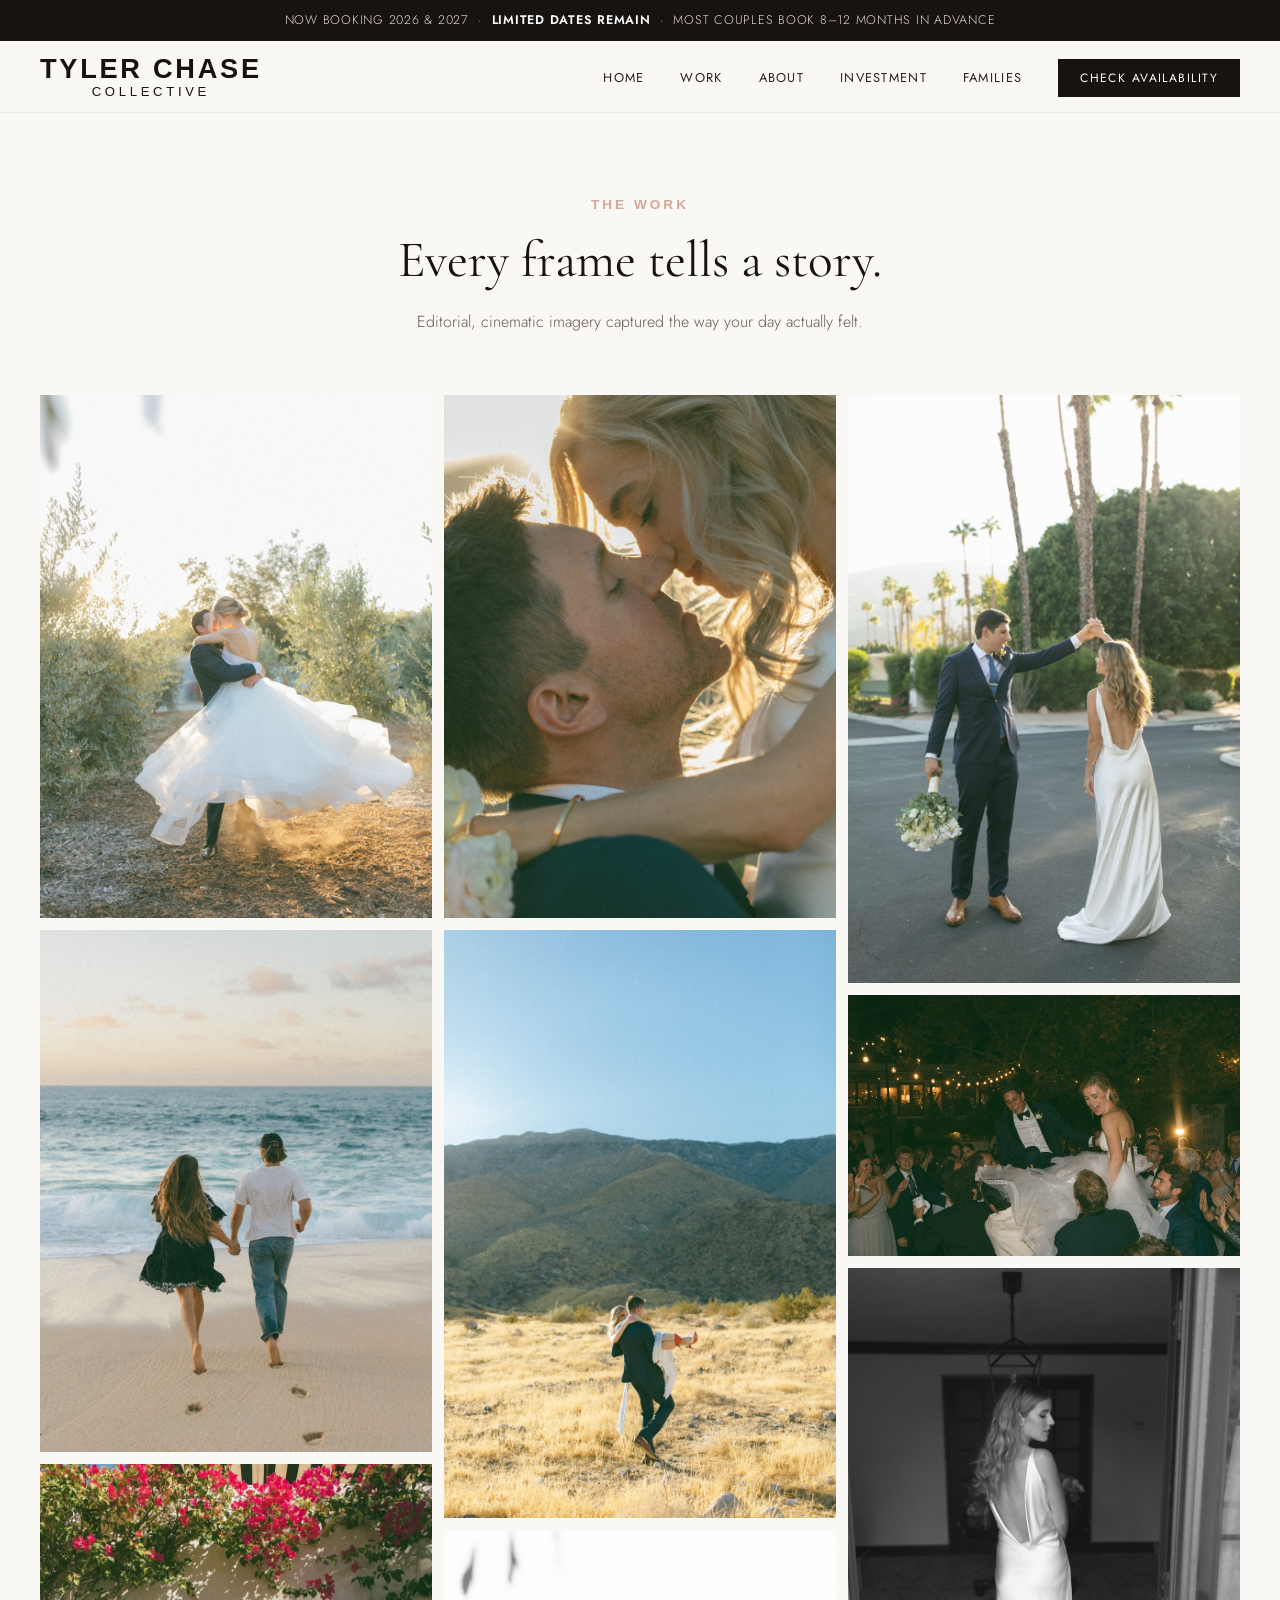
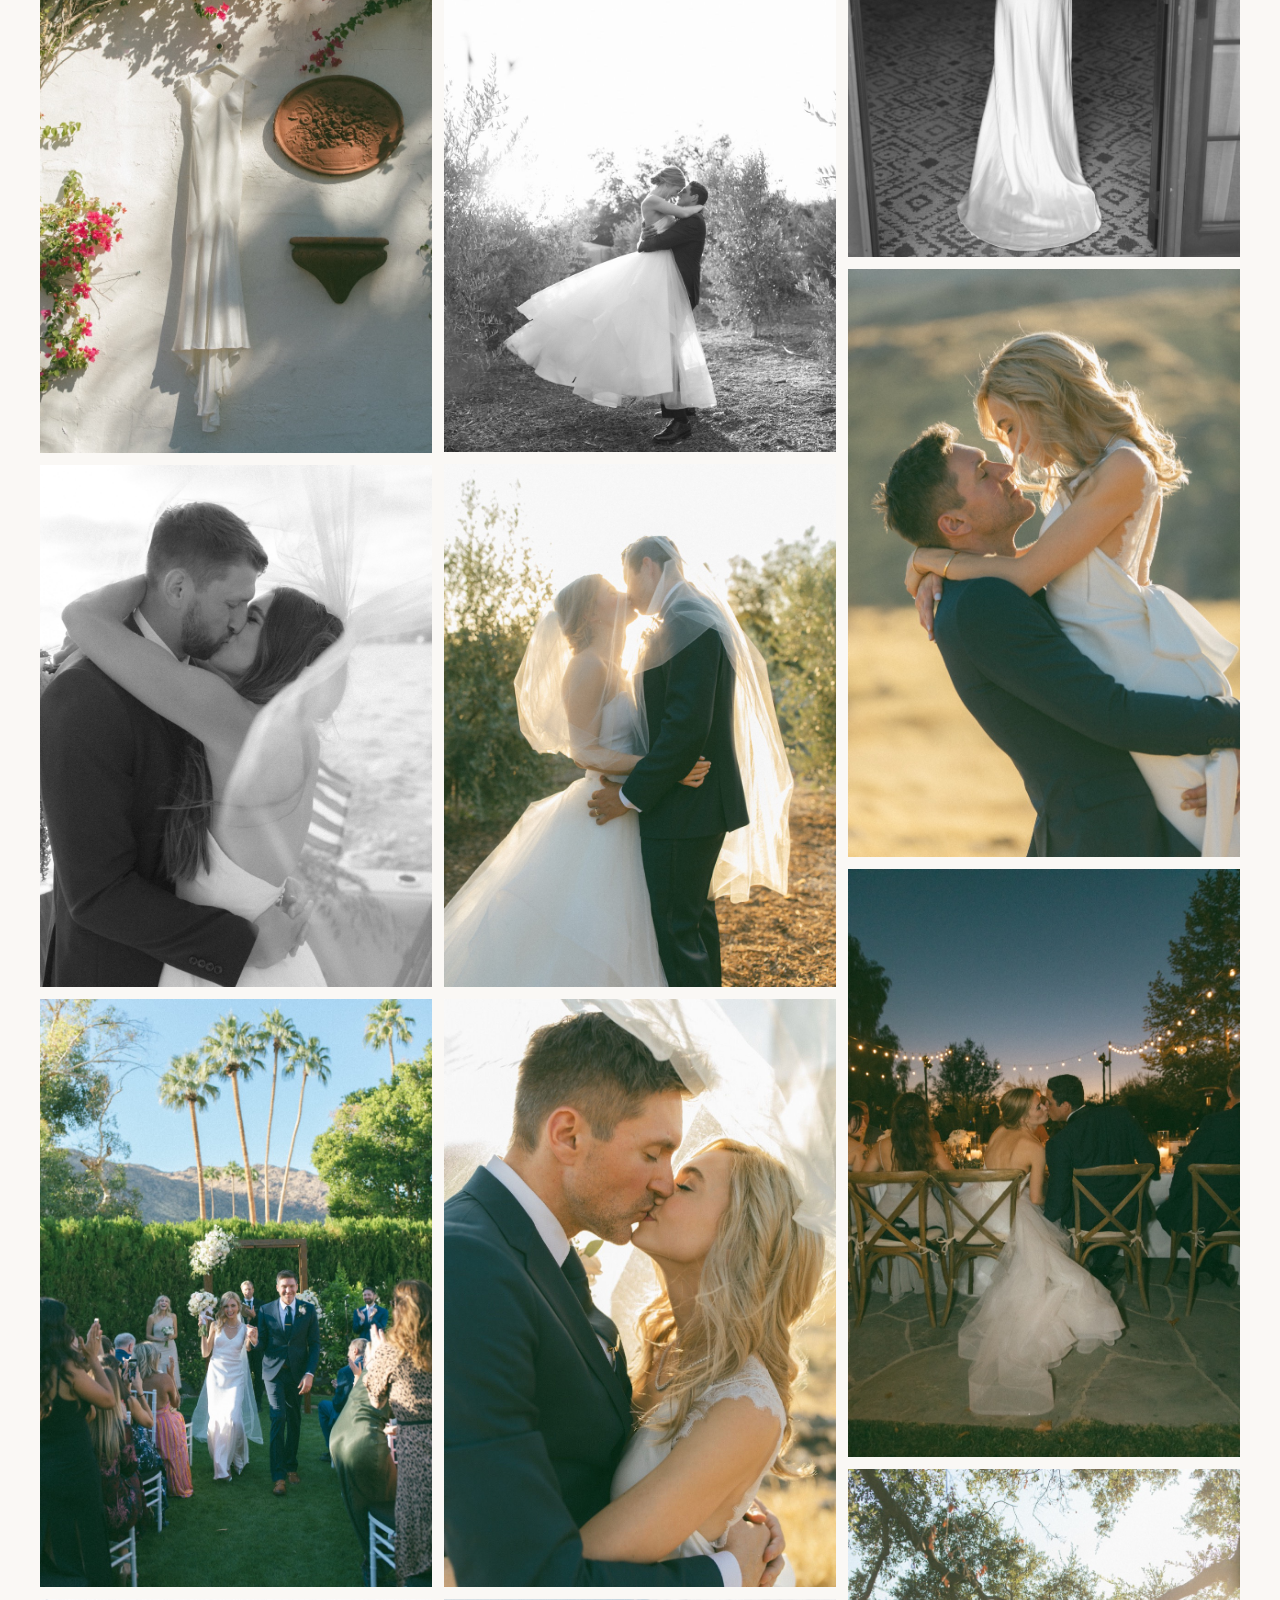
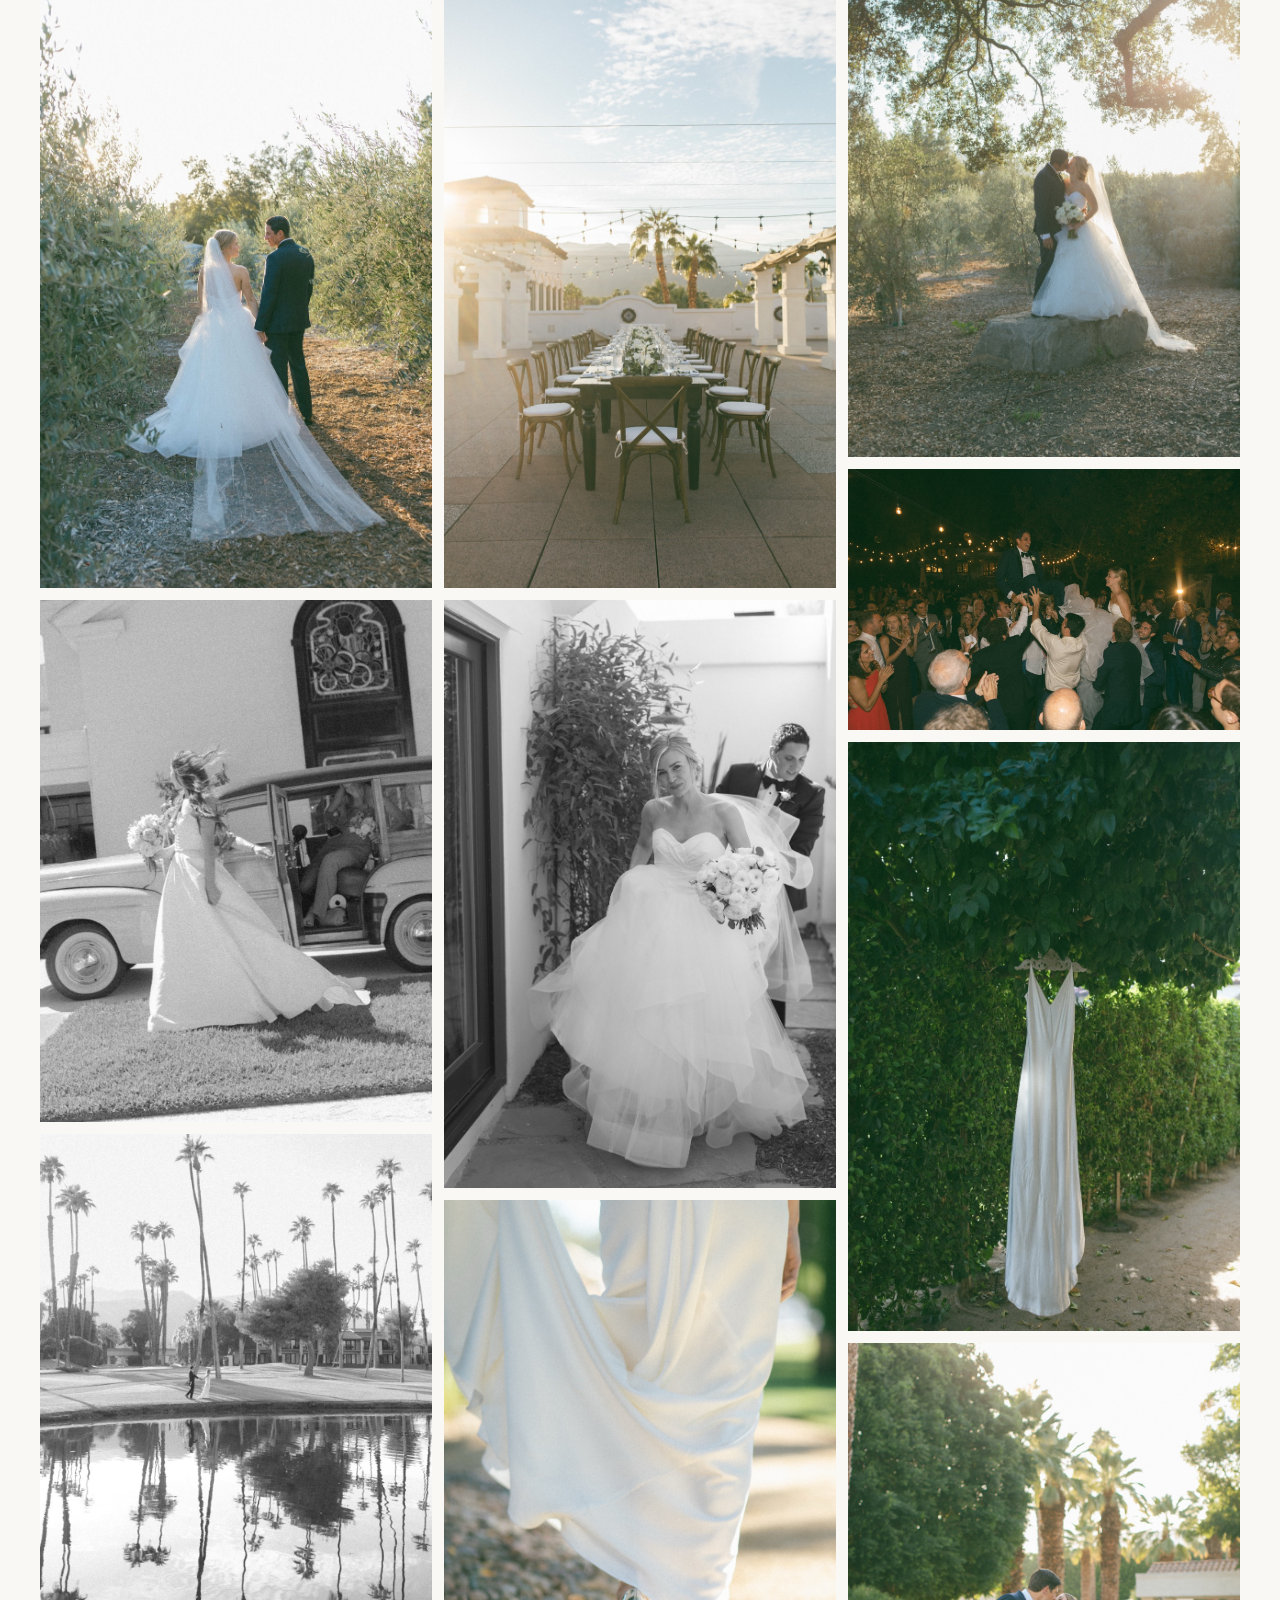
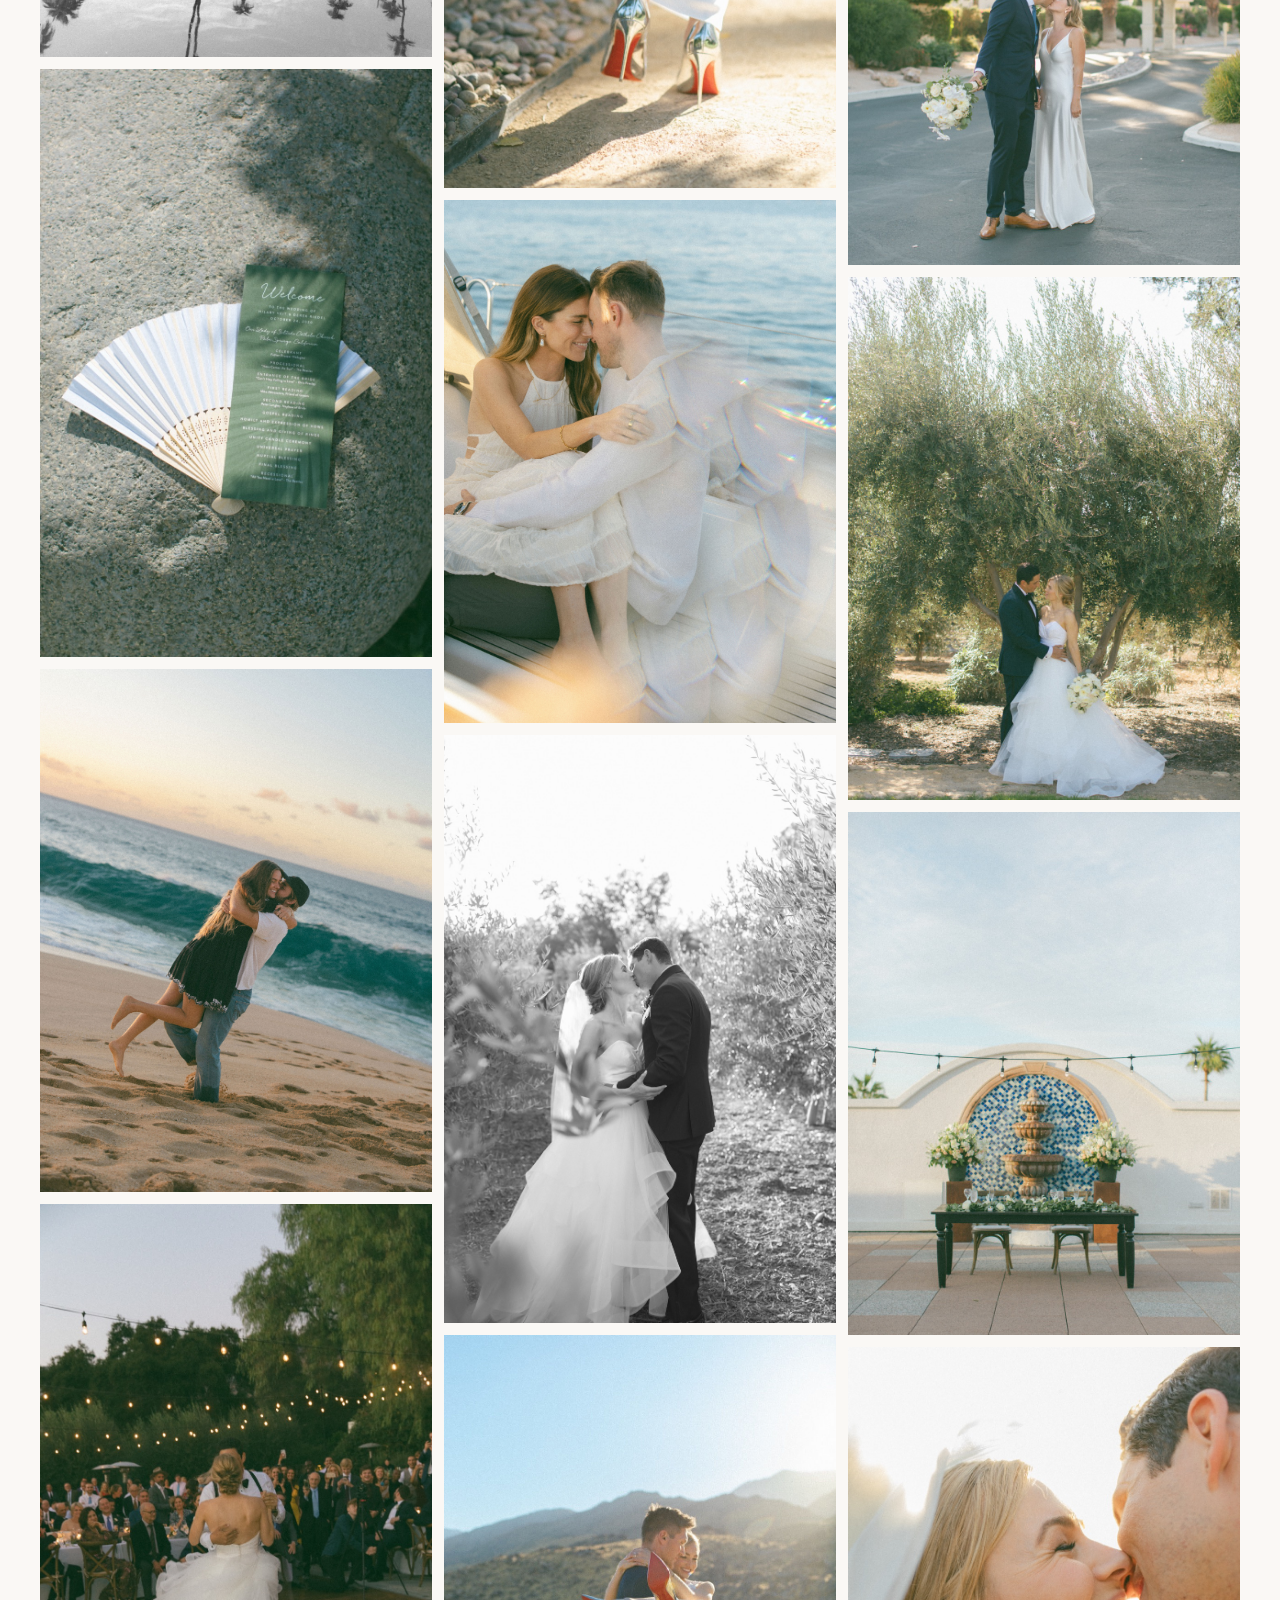
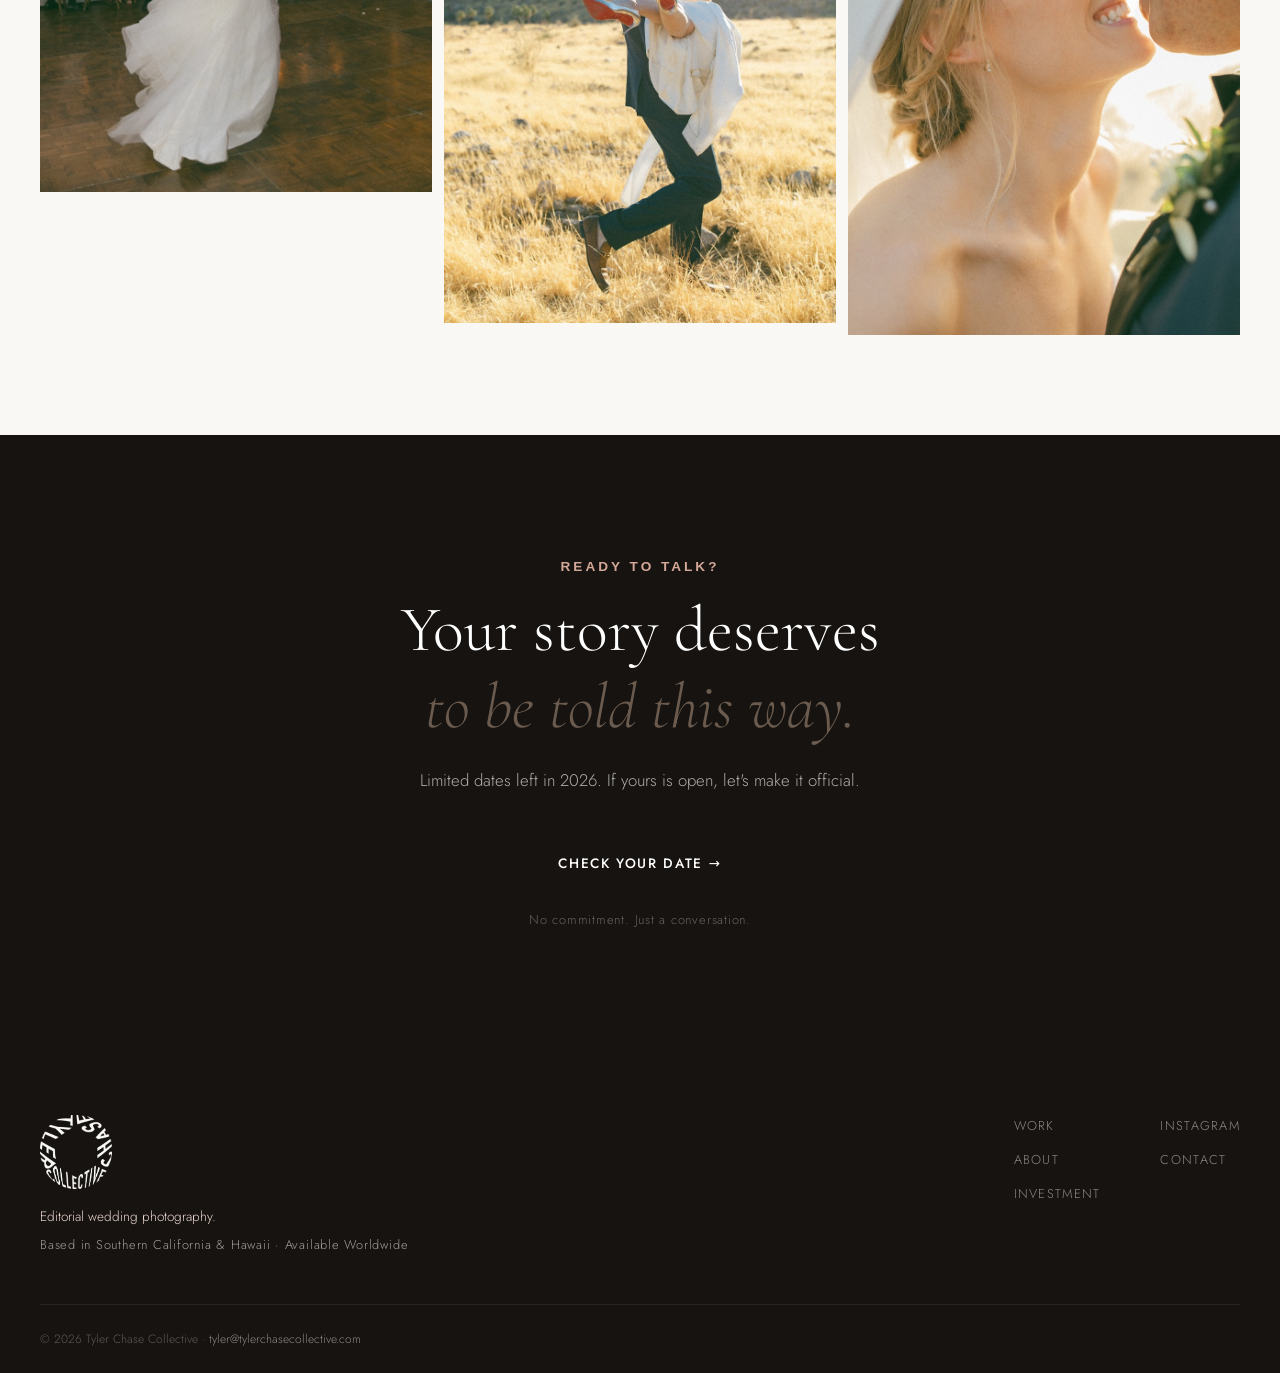
<file: gallery.html>
<!DOCTYPE html>
<html lang="en">
<head>
  <meta charset="UTF-8" />
  <meta name="viewport" content="width=device-width, initial-scale=1.0" />
  <meta name="description" content="Tyler Chase Collective wedding photography galleries: editorial, cinematic storytelling for couples who want their day to feel like a film." />
  <title>Work | Tyler Chase Collective</title>
  <link rel="preconnect" href="https://fonts.googleapis.com" />
  <link rel="preconnect" href="https://fonts.gstatic.com" crossorigin />
  <link href="https://fonts.googleapis.com/css2?family=Cormorant+Garamond:ital,wght@0,300;0,400;0,500;0,600;1,300;1,400;1,500&family=Jost:wght@300;400;500;600&display=swap" rel="stylesheet" />
  <link rel="icon" type="image/png" href="images/favicon.png" />
  <link rel="apple-touch-icon" href="images/favicon.png" />
  <link rel="stylesheet" href="styles.css" />
</head>
<body>

  <div class="scarcity-bar">
    <p>Now booking 2026 &amp; 2027 &nbsp;·&nbsp; <strong>limited dates remain</strong> &nbsp;·&nbsp; Most couples book 8–12 months in advance</p>
  </div>

  <nav class="nav" id="nav">
    <a href="index.html" class="nav-logo"><span class="logo-top">Tyler Chase</span><span class="logo-sub">Collective</span></a>
    <ul class="nav-links">
      <li><a href="index.html">Home</a></li>
      <li><a href="gallery.html">Work</a></li>
      <li><a href="about.html">About</a></li>
      <li><a href="investment.html">Investment</a></li>
      <li><a href="families.html">Families</a></li>
      <li><a href="contact.html" class="nav-cta">Check Availability</a></li>
    </ul>
    <button class="nav-hamburger" id="hamburger" aria-label="Open menu">
      <span></span><span></span><span></span>
    </button>
  </nav>

  <div class="mobile-menu" id="mobileMenu">
    <button class="mobile-menu-close" id="mobileClose">✕</button>
    <ul>
      <li><a href="index.html">Home</a></li>
      <li><a href="gallery.html">Work</a></li>
      <li><a href="about.html">About</a></li>
      <li><a href="investment.html">Investment</a></li>
      <li><a href="families.html">Families</a></li>
      <li><a href="contact.html">Check Availability</a></li>
    </ul>
  </div>

  <div class="page-hero">
    <p class="section-eyebrow">The Work</p>
    <h1 class="section-title">Every frame tells a story.</h1>
    <p style="margin-top:16px;color:var(--warm);font-size:1rem;max-width:500px;margin-left:auto;margin-right:auto;">Editorial, cinematic imagery captured the way your day actually felt.</p>
  </div>

  <div class="gallery-full">

    <!-- Continuous masonry, no dividers -->
    <div class="masonry-grid">
      <div class="masonry-item"><img src="images/TCG_8926-Large.jpeg" alt="Couple spinning in olive grove at golden hour" /></div>
      <div class="masonry-item"><img src="images/TCC_9744.jpg" alt="Couple walking on beach at sunset" /></div>
      <div class="masonry-item"><img src="images/TCP_8420-Large.jpeg" alt="Dress hanging on white wall with bougainvillea" /></div>
      <div class="masonry-item"><img src="images/TCP_3099.jpg" alt="Couple kissing under veil" /></div>
      <div class="masonry-item"><img src="images/TCP_9366-Large.jpeg" alt="Ceremony recessional" /></div>
      <div class="masonry-item"><img src="images/TCG_8814-Large.jpeg" alt="Couple in olive grove at golden hour" /></div>
      <div class="masonry-item"><img src="images/TCP_1648.jpg" alt="Bride arriving in vintage car" /></div>
      <div class="masonry-item"><img src="images/TCP_5014-Large.jpeg" alt="Couple reflected in water with palm trees" /></div>
      <div class="masonry-item"><img src="images/TC2_7459-Large.jpeg" alt="Wedding ceremony detail" /></div>
      <div class="masonry-item"><img src="images/TCC_9828.jpg" alt="Couple embracing on beach at sunset" /></div>
      <div class="masonry-item"><img src="images/TCG_9300-Large.jpeg" alt="First dance under string lights" /></div>
      <div class="masonry-item"><img src="images/TCG_4079-Large.jpeg" alt="Couple almost kissing in golden backlight" /></div>
      <div class="masonry-item"><img src="images/TCP_9530-Large.jpeg" alt="Couple in desert landscape with mountain backdrop" /></div>
      <div class="masonry-item"><img src="images/TCG_8933-Large.jpeg" alt="Couple lifting and kissing in olive grove" /></div>
      <div class="masonry-item"><img src="images/TCG_8841-Large.jpeg" alt="Couple kissing under veil at golden hour" /></div>
      <div class="masonry-item"><img src="images/TCP_9647-Large.jpeg" alt="Close kiss under veil in warm light" /></div>
      <div class="masonry-item"><img src="images/TCP_5068-Large.jpeg" alt="Reception tablescape at sunset" /></div>
      <div class="masonry-item"><img src="images/TCG_7414-Large.jpeg" alt="Bride with bouquet in black and white" /></div>
      <div class="masonry-item"><img src="images/TCG_3531-Large.jpeg" alt="Louboutin shoes detail" /></div>
      <div class="masonry-item"><img src="images/TCC_0125.jpg" alt="Couple on boat at golden hour" /></div>
      <div class="masonry-item"><img src="images/TCG_8802-Large.jpeg" alt="Couple kissing in olive grove" /></div>
      <div class="masonry-item"><img src="images/TCP_9523-Large.jpeg" alt="Groom carrying bride in golden field" /></div>
      <div class="masonry-item"><img src="images/TCP_4882-Large.jpeg" alt="Couple dancing at sunset" /></div>
      <div class="masonry-item"><img src="images/TCG_0009-Large.jpeg" alt="Couple lifted by guests at reception" /></div>
      <div class="masonry-item"><img src="images/TCP_4241-Large.jpeg" alt="Bride portrait" /></div>
      <div class="masonry-item"><img src="images/TCG_4035-Large.jpeg" alt="Groom lifting bride in golden hills" /></div>
      <div class="masonry-item"><img src="images/TCG_9518-Large.jpeg" alt="Couple at dinner table at dusk" /></div>
      <div class="masonry-item"><img src="images/TCG_8714-Large.jpeg" alt="Couple on rock at golden hour" /></div>
      <div class="masonry-item"><img src="images/TCG_0001-Large.jpeg" alt="Reception celebration" /></div>
      <div class="masonry-item"><img src="images/TCP_3960-Large.jpeg" alt="Dress hanging in garden" /></div>
      <div class="masonry-item"><img src="images/TC2_7999-Large.jpeg" alt="Couple portrait at golden hour" /></div>
      <div class="masonry-item"><img src="images/TCG_7280-Large.jpeg" alt="Couple under olive tree" /></div>
      <div class="masonry-item"><img src="images/TC2_8196-Large.jpeg" alt="Sweetheart table" /></div>
      <div class="masonry-item"><img src="images/TCG_8863-Large.jpeg" alt="Close couple portrait at sunset" /></div>
    </div>

  </div>

  <section class="cta-section" style="background:var(--black);max-width:100%;">
    <div class="cta-inner">
      <p class="section-eyebrow" style="color:var(--gold);">Ready to talk?</p>
      <h2 class="cta-headline" style="color:var(--white);">Your story deserves<br /><em>to be told this way.</em></h2>
      <p class="cta-sub" style="color:rgba(255,255,255,0.65);">Limited dates left in 2026. If yours is open, let's make it official.</p>
      <a href="contact.html" class="btn btn-primary btn-large">Check Your Date →</a>
      <p class="cta-note" style="color:rgba(255,255,255,0.35);">No commitment. Just a conversation.</p>
    </div>
  </section>

  <footer class="footer">
    <div class="footer-inner">
      <div class="footer-brand">
        <img src="images/favicon.png" alt="Tyler Chase Collective" class="footer-favicon" />
        <p class="footer-tagline">Editorial wedding photography.</p>
        <p class="footer-location">Based in Southern California &amp; Hawaii · Available Worldwide</p>
      </div>
      <div class="footer-links">
        <a href="gallery.html">Work</a>
        <a href="about.html">About</a>
        <a href="investment.html">Investment</a>
      </div>
      <div class="footer-social">
        <a href="https://www.instagram.com/tylerchasecollective" target="_blank" rel="noopener">Instagram</a>
        <a href="contact.html">Contact</a>
      </div>
    </div>
    <div class="footer-bottom">
      <p>© 2026 Tyler Chase Collective · <a href="mailto:tyler@tylerchasecollective.com">tyler@tylerchasecollective.com</a></p>
    </div>
  </footer>

  <script src="main.js"></script>
</body>
</html>
</file>
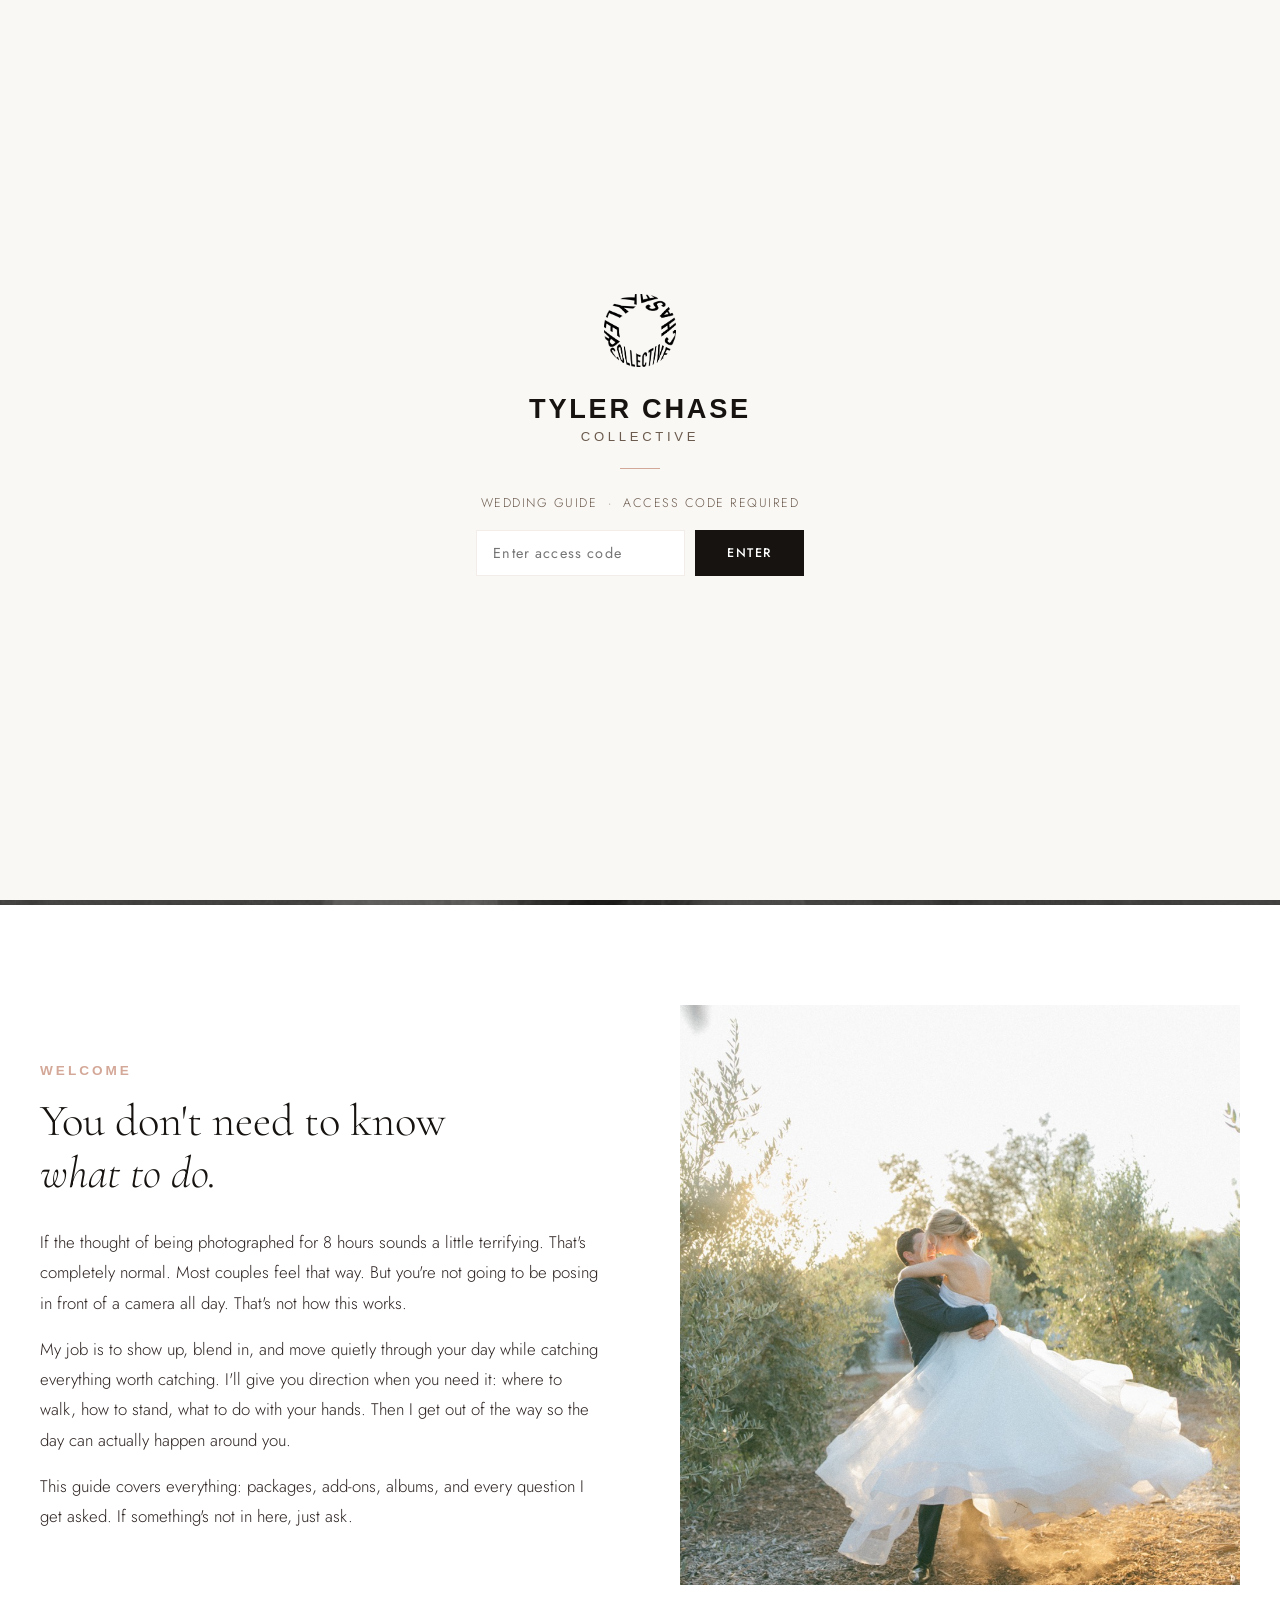
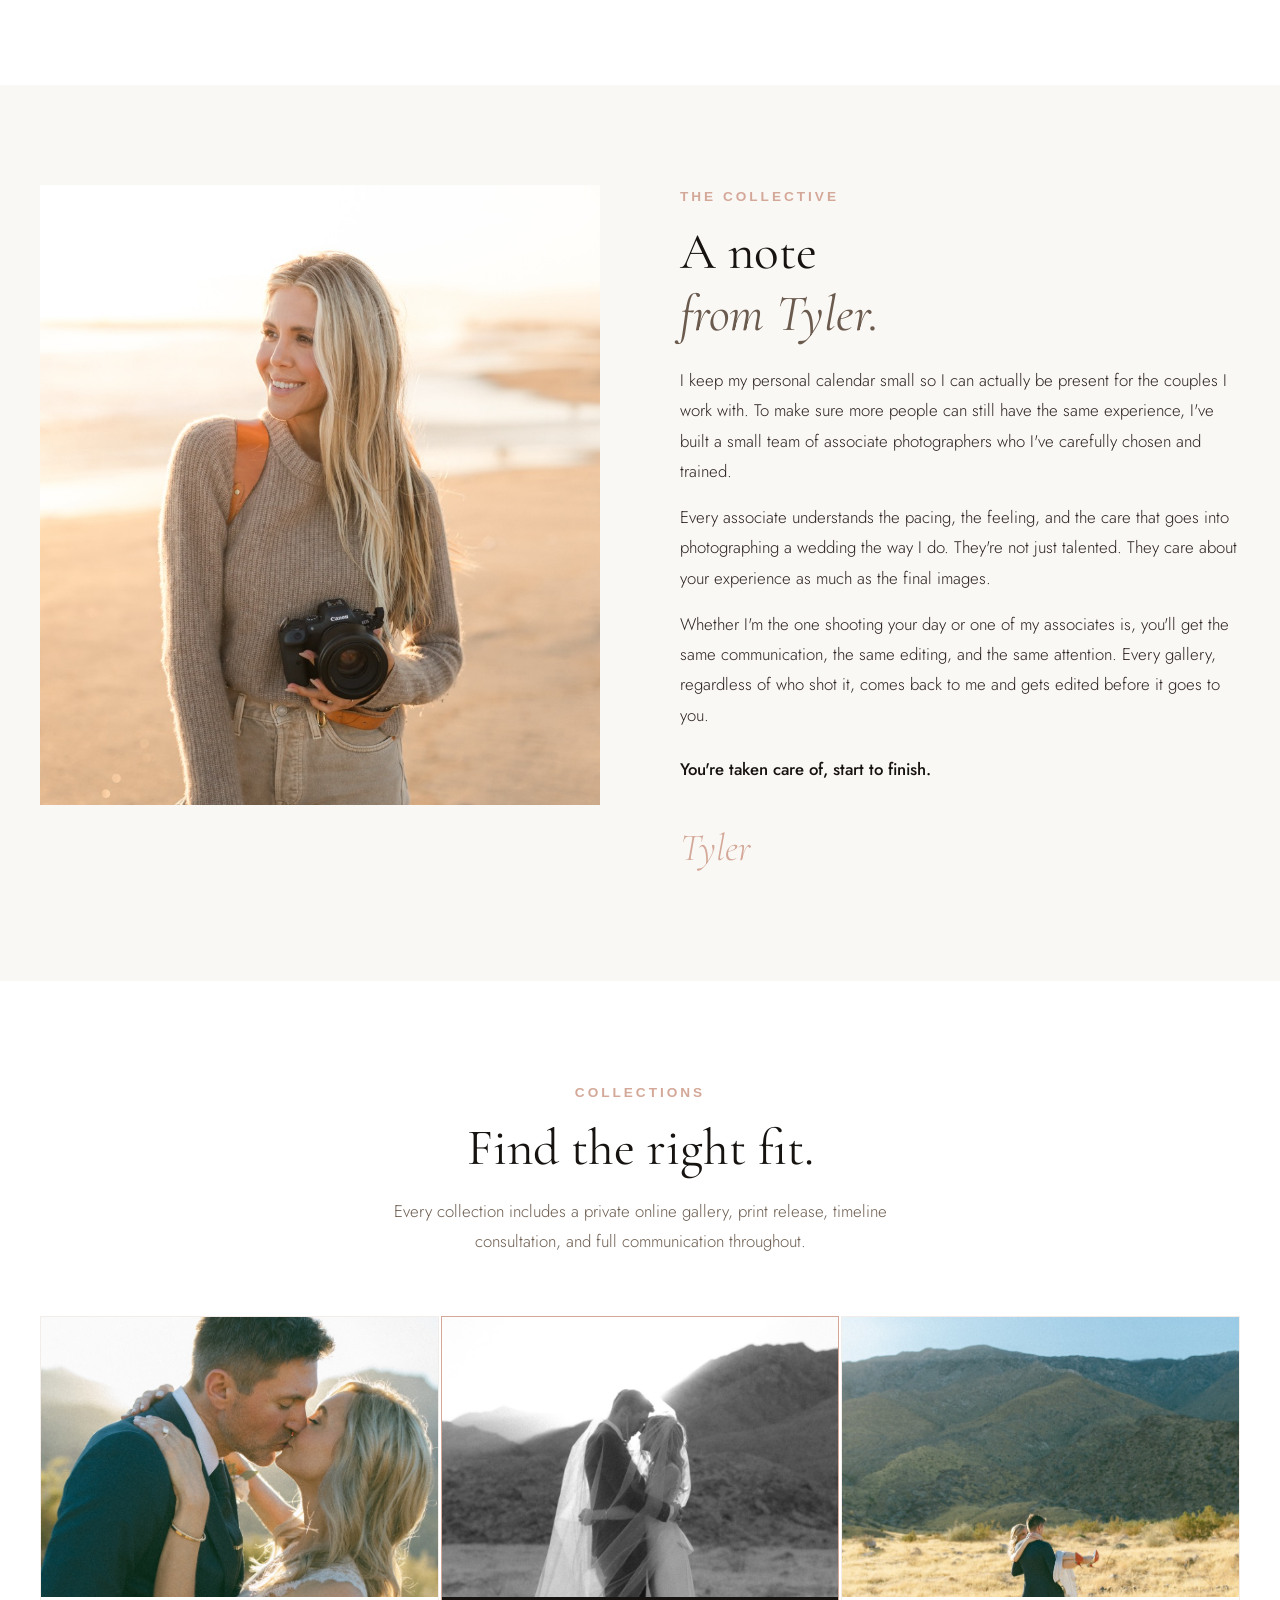
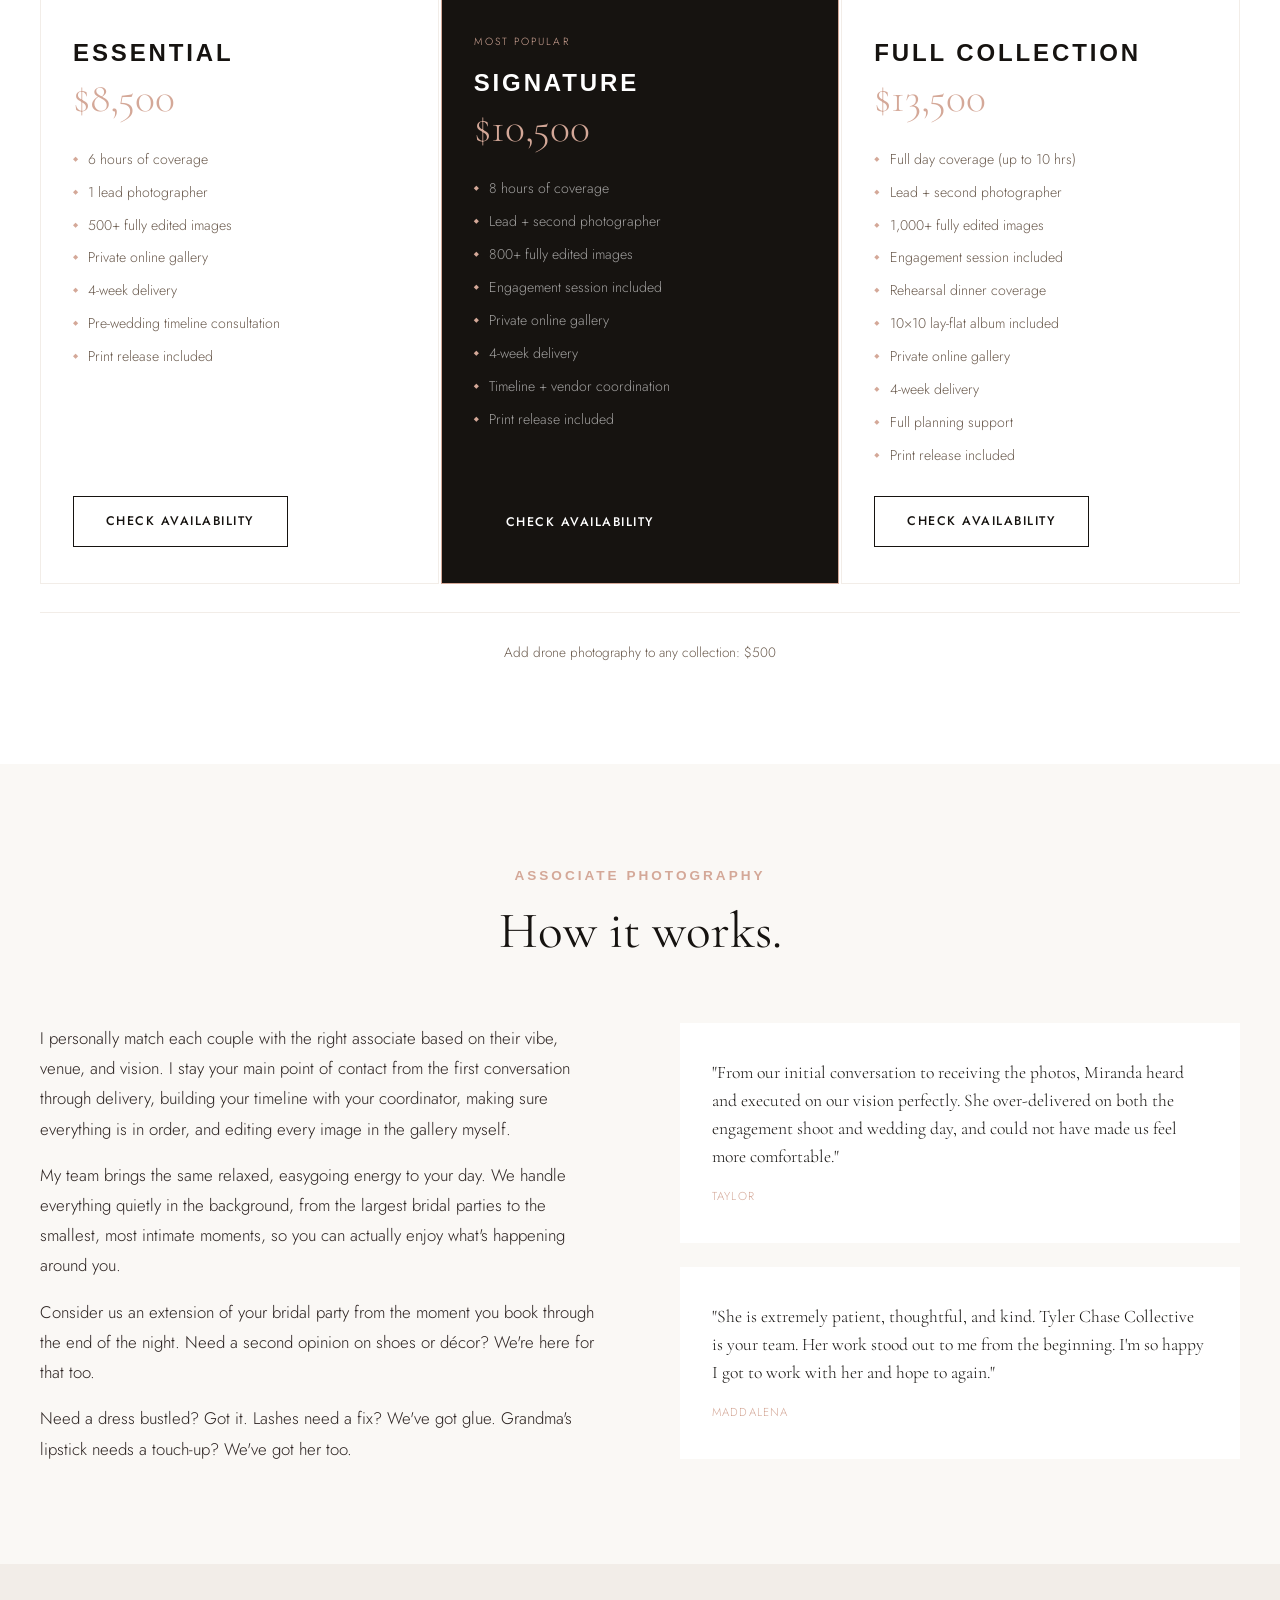
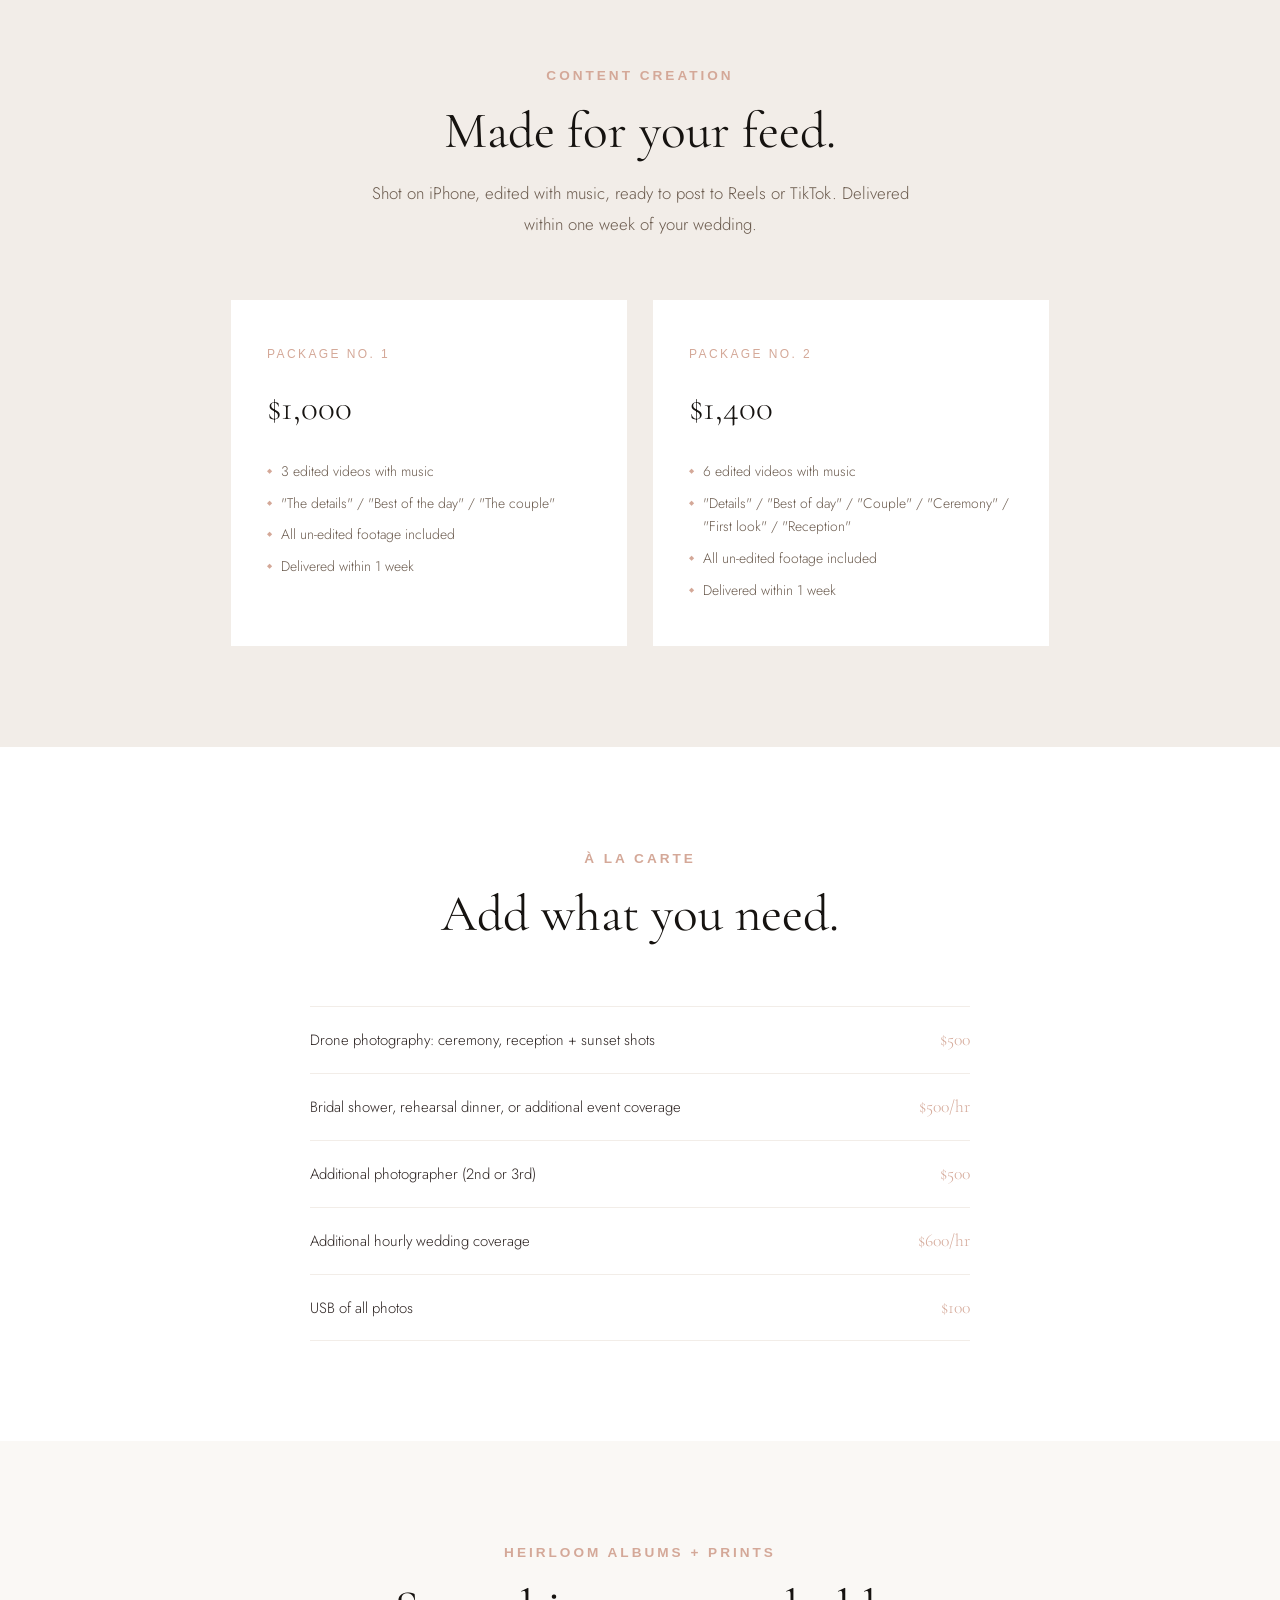
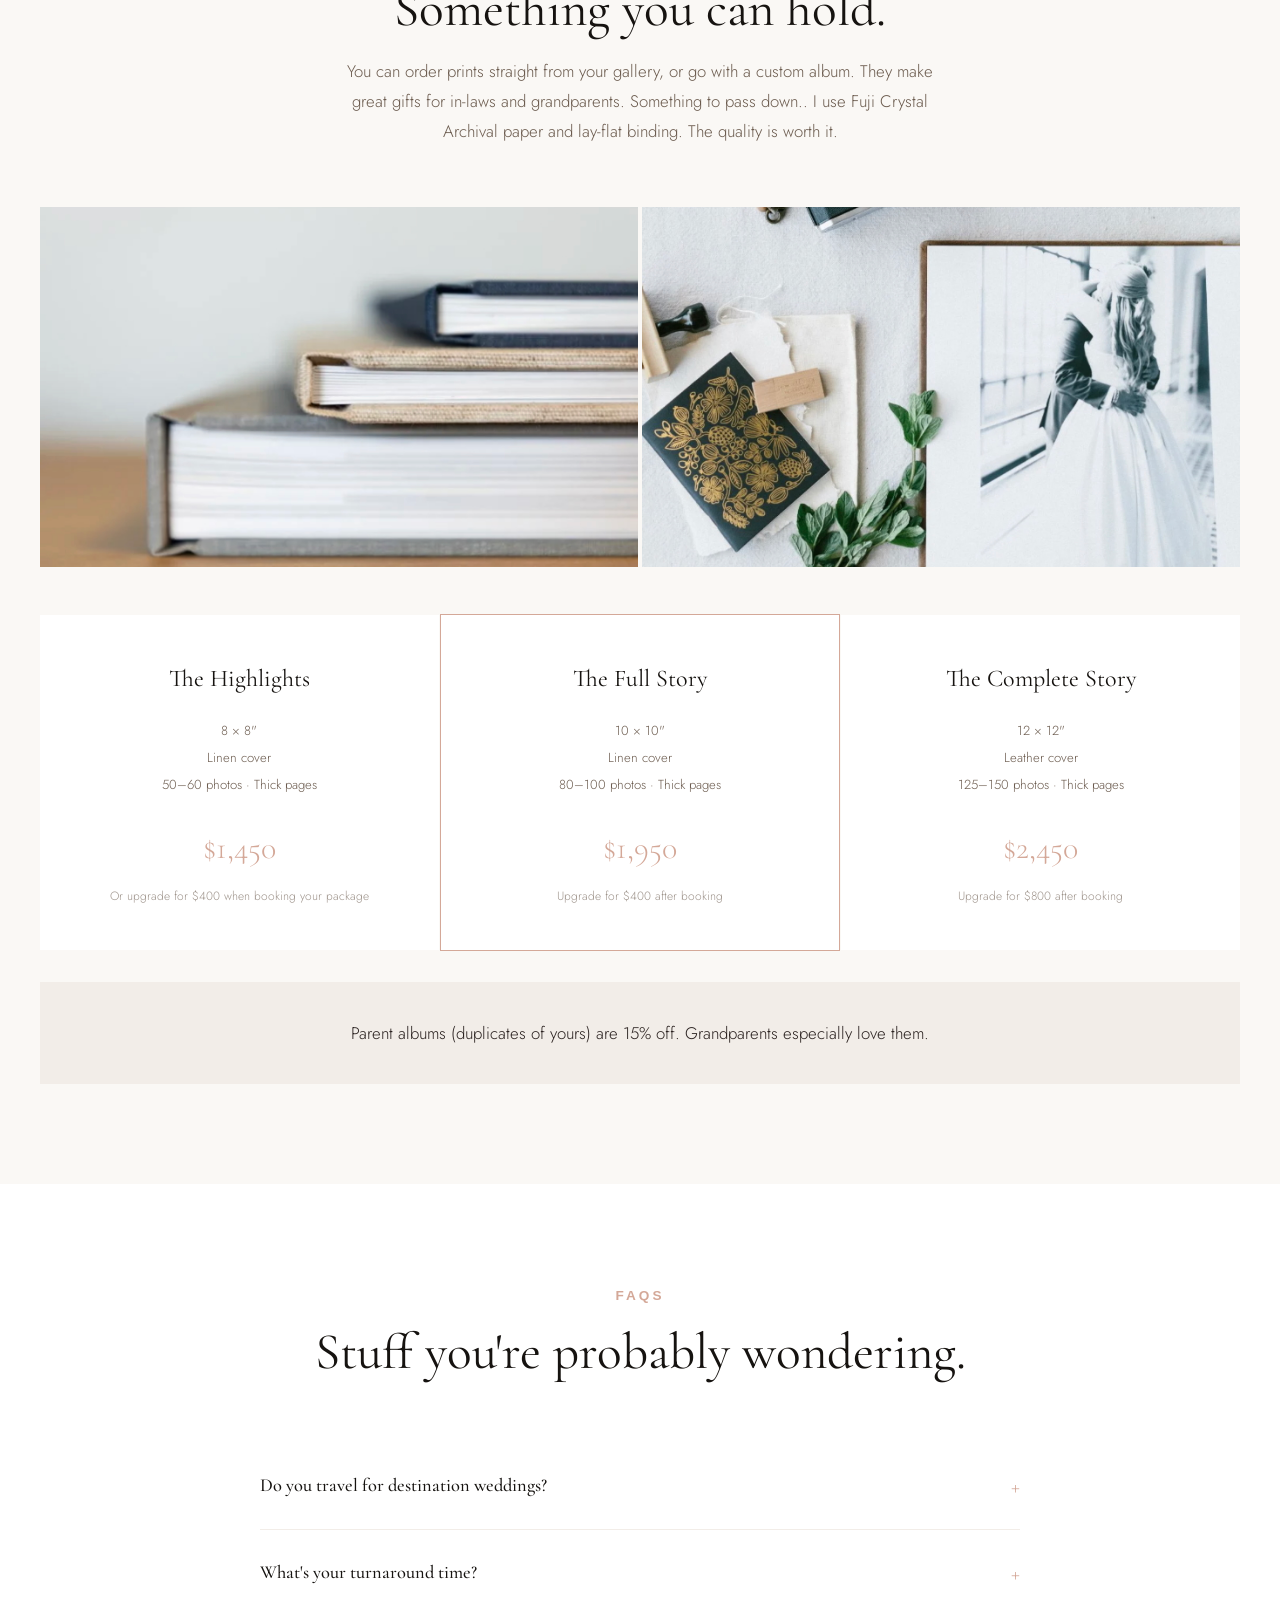
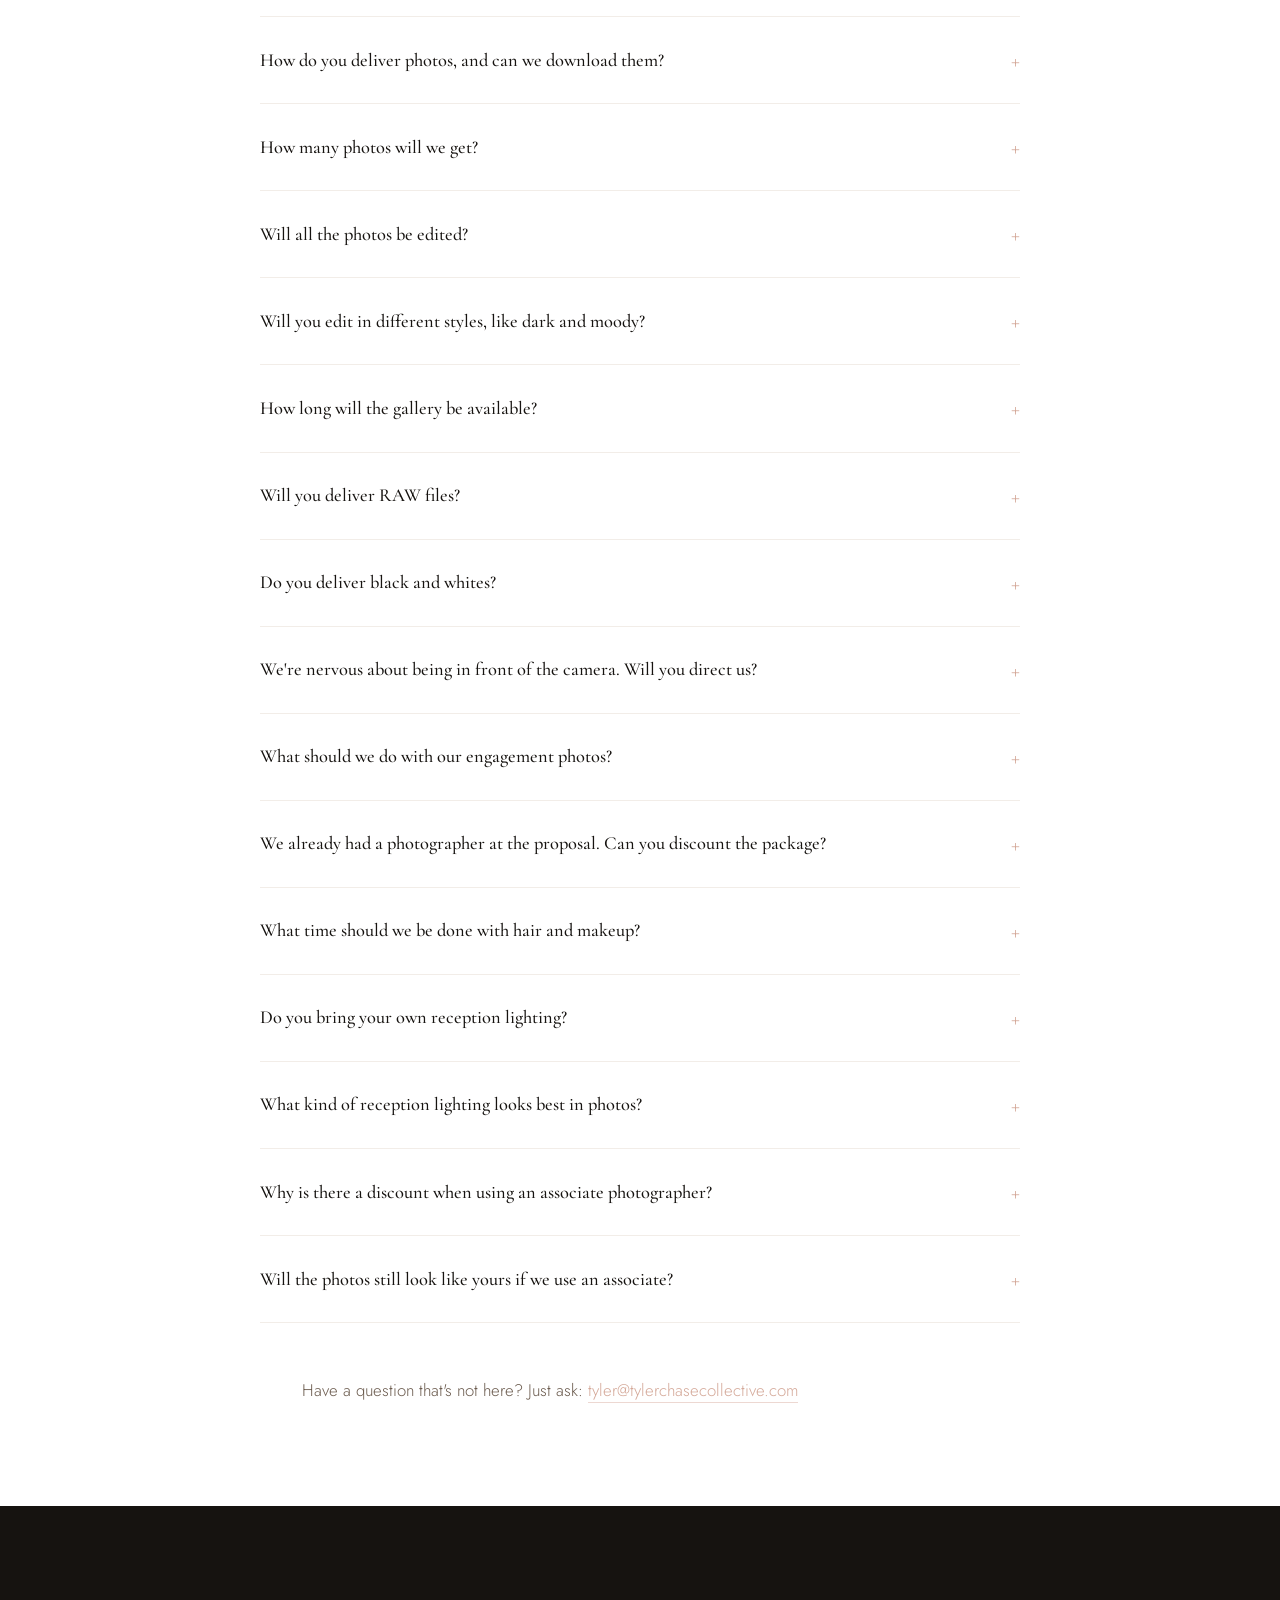
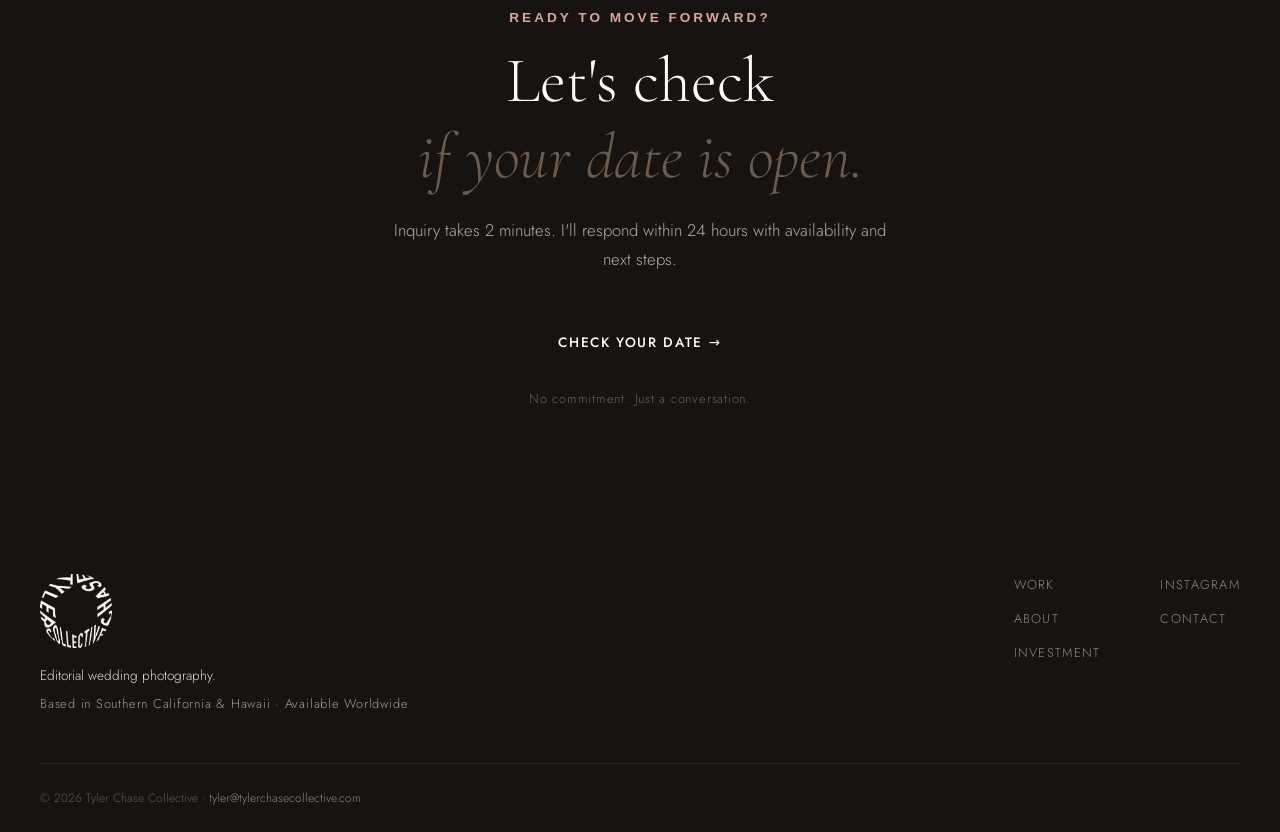
<file: guide.html>
<!DOCTYPE html>
<html lang="en">
<head>
  <meta charset="UTF-8" />
  <meta name="viewport" content="width=device-width, initial-scale=1.0" />
  <meta name="robots" content="noindex, nofollow" />
  <title>Wedding Guide | Tyler Chase Collective</title>
  <link rel="icon" type="image/png" href="images/favicon.png" />
  <link rel="apple-touch-icon" href="images/favicon.png" />
  <link rel="preconnect" href="https://fonts.googleapis.com" />
  <link rel="preconnect" href="https://fonts.gstatic.com" crossorigin />
  <link href="https://fonts.googleapis.com/css2?family=Cormorant+Garamond:ital,wght@0,300;0,400;0,500;0,600;1,300;1,400;1,500&family=Jost:wght@300;400;500;600&display=swap" rel="stylesheet" />
  <link rel="stylesheet" href="styles.css" />
  <style>
    /* ── Password Gate ── */
    .guide-gate {
      position: fixed;
      inset: 0;
      background: var(--cream);
      z-index: 9999;
      display: flex;
      align-items: center;
      justify-content: center;
      transition: opacity 0.5s ease, visibility 0.5s ease;
    }
    .guide-gate.unlocked {
      opacity: 0;
      visibility: hidden;
      pointer-events: none;
    }
    .guide-gate-inner {
      text-align: center;
      max-width: 400px;
      padding: 40px 24px;
    }
    .gate-icon {
      width: 72px;
      height: auto;
      margin: 0 auto 28px;
    }
    .gate-wordmark {
      font-family: 'DIN Condensed', 'Arial Narrow', sans-serif;
      font-size: 1.7rem;
      font-weight: 700;
      letter-spacing: 0.1em;
      text-transform: uppercase;
      color: var(--black);
      line-height: 1.05;
      margin-bottom: 2px;
    }
    .gate-wordmark-sub {
      font-family: 'DIN Condensed', 'Arial Narrow', sans-serif;
      font-size: 0.82rem;
      letter-spacing: 0.28em;
      text-transform: uppercase;
      color: var(--warm);
      margin-bottom: 12px;
    }
    .gate-divider {
      width: 40px;
      height: 1px;
      background: var(--gold);
      margin: 20px auto 24px;
    }
    .gate-label {
      font-size: 0.78rem;
      letter-spacing: 0.12em;
      text-transform: uppercase;
      color: var(--warm);
      margin-bottom: 16px;
    }
    .gate-form {
      display: flex;
      gap: 10px;
      justify-content: center;
    }
    .gate-input {
      border: 1px solid var(--offwhite);
      background: var(--white);
      padding: 12px 16px;
      font-family: var(--font-sans);
      font-size: 0.9rem;
      color: var(--black);
      outline: none;
      flex: 1;
      max-width: 210px;
      transition: border-color 0.2s;
      letter-spacing: 0.08em;
    }
    .gate-input:focus { border-color: var(--gold); }
    .gate-error {
      color: #b94a48;
      font-size: 0.78rem;
      margin-top: 12px;
      min-height: 18px;
      letter-spacing: 0.04em;
    }

    /* ── Guide Hero ── */
    .guide-hero {
      height: 88vh;
      min-height: 520px;
      position: relative;
      display: flex;
      align-items: flex-end;
      justify-content: center;
      padding-bottom: 80px;
      text-align: center;
    }
    .guide-hero-img {
      position: absolute;
      inset: 0;
      width: 100%;
      height: 100%;
      object-fit: cover;
      object-position: center 25%;
    }
    .guide-hero-overlay {
      position: absolute;
      inset: 0;
      background: linear-gradient(to bottom, rgba(22,19,16,0.15) 0%, rgba(22,19,16,0.6) 100%);
    }
    .guide-hero-content {
      position: relative;
      z-index: 1;
    }
    .guide-hero-eyebrow {
      display: block;
      font-family: 'DIN Condensed', 'Arial Narrow', sans-serif;
      font-size: 0.82rem;
      letter-spacing: 0.3em;
      text-transform: uppercase;
      color: var(--gold-lt);
      margin-bottom: 18px;
    }
    .guide-hero-title {
      font-family: var(--font-serif);
      font-size: clamp(3rem, 7vw, 5.5rem);
      font-weight: 300;
      color: var(--white);
      line-height: 1.05;
    }

    /* ── Section base ── */
    .gs { padding: 100px 40px; }
    .gs-inner { max-width: var(--max); margin: 0 auto; }

    /* ── Welcome ── */
    .gs-welcome-grid {
      display: grid;
      grid-template-columns: 1fr 1fr;
      gap: 80px;
      align-items: center;
      max-width: var(--max);
      margin: 0 auto;
    }
    .gs-welcome-img {
      height: 580px;
      overflow: hidden;
    }
    .gs-welcome-img img {
      width: 100%;
      height: 100%;
      object-fit: cover;
    }
    .gs-welcome-text h2 {
      font-family: var(--font-serif);
      font-size: clamp(2rem, 3.5vw, 3rem);
      font-weight: 300;
      line-height: 1.15;
      margin-bottom: 28px;
      color: var(--black);
    }

    /* ── Collective ── */
    .gs-collective-grid {
      display: grid;
      grid-template-columns: 1fr 1fr;
      gap: 80px;
      align-items: start;
      max-width: var(--max);
      margin: 0 auto;
    }
    .gs-collective-img {
      height: 620px;
      overflow: hidden;
    }
    .gs-collective-img img {
      width: 100%;
      height: 100%;
      object-fit: cover;
      object-position: center top;
    }
    .gs-sig {
      font-family: var(--font-serif);
      font-size: 2.4rem;
      font-weight: 300;
      font-style: italic;
      color: var(--gold);
      margin-top: 32px;
    }

    /* ── Collections ── */
    .gs-pkg-grid {
      display: grid;
      grid-template-columns: repeat(3, 1fr);
      gap: 2px;
      margin-top: 52px;
    }
    .gs-pkg {
      display: flex;
      flex-direction: column;
      border: 1px solid var(--offwhite);
      overflow: hidden;
    }
    .gs-pkg.gs-pkg-featured { border-color: var(--gold); }
    .gs-pkg-img { height: 280px; overflow: hidden; flex-shrink: 0; }
    .gs-pkg-img img { width: 100%; height: 100%; object-fit: cover; display: block; }
    .gs-pkg-body {
      padding: 36px 32px;
      background: var(--white);
      display: flex;
      flex-direction: column;
      flex: 1;
    }
    .gs-pkg-featured .gs-pkg-body { background: var(--black); }
    .gs-pkg-body .btn { margin-top: auto; align-self: flex-start; }
    .gs-pkg-badge {
      font-size: 0.65rem;
      letter-spacing: 0.2em;
      text-transform: uppercase;
      color: var(--gold);
      margin-bottom: 12px;
    }
    .gs-pkg-name {
      font-family: 'DIN Condensed', 'Arial Narrow', sans-serif;
      font-size: 1.5rem;
      font-weight: 700;
      letter-spacing: 0.12em;
      text-transform: uppercase;
      color: var(--black);
      margin-bottom: 4px;
    }
    .gs-pkg-featured .gs-pkg-name { color: var(--white); }
    .gs-pkg-price {
      font-family: var(--font-serif);
      font-size: 2.6rem;
      font-weight: 300;
      color: var(--gold);
      margin-bottom: 28px;
      line-height: 1;
    }
    .gs-pkg-list {
      list-style: none;
      padding: 0;
      margin: 0 0 28px;
      display: flex;
      flex-direction: column;
      gap: 9px;
      flex: 1;
    }
    .gs-pkg-list li {
      font-size: 0.88rem;
      color: var(--warm);
      display: flex;
      align-items: flex-start;
      gap: 10px;
    }
    .gs-pkg-featured .gs-pkg-list li { color: rgba(255,255,255,0.6); }
    .gs-pkg-list li::before {
      content: '◆';
      color: var(--gold);
      font-size: 0.42rem;
      flex-shrink: 0;
      margin-top: 6px;
    }
    .gs-addon-note {
      text-align: center;
      margin-top: 28px;
      font-size: 0.85rem;
      color: var(--warm);
      border-top: 1px solid var(--offwhite);
      padding-top: 28px;
    }

    /* ── Content Creation ── */
    .gs-cc-grid {
      display: grid;
      grid-template-columns: 1fr 1fr;
      gap: 24px;
      max-width: 820px;
      margin: 48px auto 0;
    }
    .gs-cc-card {
      background: var(--white);
      padding: 44px 36px;
      border: 1px solid var(--offwhite);
    }
    .gs-cc-num {
      font-family: 'DIN Condensed', 'Arial Narrow', sans-serif;
      font-size: 0.75rem;
      letter-spacing: 0.2em;
      text-transform: uppercase;
      color: var(--gold);
      margin-bottom: 14px;
    }
    .gs-cc-price {
      font-family: var(--font-serif);
      font-size: 2.2rem;
      font-weight: 300;
      color: var(--black);
      margin-bottom: 22px;
    }
    .gs-cc-list {
      list-style: none;
      padding: 0;
      margin: 0;
      display: flex;
      flex-direction: column;
      gap: 8px;
    }
    .gs-cc-list li {
      font-size: 0.87rem;
      color: var(--warm);
      display: flex;
      align-items: flex-start;
      gap: 9px;
    }
    .gs-cc-list li::before {
      content: '◆';
      color: var(--gold);
      font-size: 0.42rem;
      flex-shrink: 0;
      margin-top: 6px;
    }

    /* ── À La Carte ── */
    .gs-alacarte {
      max-width: 660px;
      margin: 44px auto 0;
    }
    .gs-alacarte-row {
      display: flex;
      justify-content: space-between;
      align-items: baseline;
      padding: 18px 0;
      border-bottom: 1px solid var(--offwhite);
      gap: 16px;
    }
    .gs-alacarte-row:first-child { border-top: 1px solid var(--offwhite); }
    .gs-alacarte-name { font-size: 0.93rem; color: var(--charcoal); }
    .gs-alacarte-price {
      font-family: var(--font-serif);
      font-size: 1.1rem;
      color: var(--gold);
      white-space: nowrap;
    }

    /* ── Albums ── */
    .gs-albums-grid {
      display: grid;
      grid-template-columns: repeat(3, 1fr);
      gap: 2px;
      margin-top: 48px;
    }
    .gs-album-card {
      background: var(--white);
      padding: 44px 32px;
      text-align: center;
      display: flex;
      flex-direction: column;
      align-items: center;
    }
    .gs-album-card.gs-album-featured { outline: 1px solid var(--gold); }
    .gs-album-name {
      font-family: var(--font-serif);
      font-size: 1.5rem;
      font-weight: 400;
      color: var(--black);
      margin-bottom: 20px;
    }
    .gs-album-spec {
      font-size: 0.82rem;
      color: var(--warm);
      margin-bottom: 5px;
    }
    .gs-album-price {
      font-family: var(--font-serif);
      font-size: 2rem;
      font-weight: 300;
      color: var(--gold);
      margin: 20px 0 6px;
    }
    .gs-album-note {
      font-size: 0.75rem;
      color: var(--warm);
      opacity: 0.65;
      margin-top: 4px;
    }
    .gs-albums-callout {
      max-width: var(--max);
      margin: 32px auto 0;
      background: var(--offwhite);
      padding: 36px 40px;
      text-align: center;
    }

    /* ── FAQ ── */
    .faq-item {
      border-bottom: 1px solid var(--offwhite);
      padding: 24px 0;
    }
    .faq-item summary {
      font-family: var(--font-serif);
      font-size: 1.15rem;
      font-weight: 500;
      cursor: pointer;
      list-style: none;
      display: flex;
      justify-content: space-between;
      align-items: center;
      color: var(--black);
      gap: 16px;
    }
    .faq-item summary::-webkit-details-marker { display: none; }
    .faq-item summary::after {
      content: '+';
      font-size: 1.4rem;
      font-weight: 300;
      color: var(--gold);
      transition: transform 0.3s;
      flex-shrink: 0;
    }
    .faq-item[open] summary::after { transform: rotate(45deg); }
    .faq-item p {
      margin-top: 14px;
      font-size: 0.93rem;
      color: var(--warm);
      line-height: 1.75;
      max-width: 680px;
    }

    /* ── Responsive ── */
    @media (max-width: 1024px) {
      .gs-welcome-grid,
      .gs-collective-grid { grid-template-columns: 1fr; gap: 48px; }
      .gs-welcome-img,
      .gs-collective-img { height: 420px; }
      .gs-pkg-grid { grid-template-columns: 1fr; }
      .gs-pkg-img { height: 260px; }
      .gs-albums-grid { grid-template-columns: 1fr; max-width: 420px; margin-left: auto; margin-right: auto; gap: 2px; }
    }
    @media (max-width: 768px) {
      .gs { padding: 72px 24px; }
      .gs-cc-grid { grid-template-columns: 1fr; max-width: 420px; }
      .gate-form { flex-direction: column; align-items: center; }
      .gate-input { max-width: 100%; width: 100%; }
      .gs-alacarte-row { flex-direction: column; gap: 4px; }
    }
  </style>
</head>
<body>

  <!-- ── Password Gate ── -->
  <div class="guide-gate" id="guideGate">
    <div class="guide-gate-inner">
      <img src="images/favicon.png" class="gate-icon" alt="Tyler Chase Collective" />
      <p class="gate-wordmark">Tyler Chase</p>
      <p class="gate-wordmark-sub">Collective</p>
      <div class="gate-divider"></div>
      <p class="gate-label">Wedding Guide &nbsp;·&nbsp; Access Code Required</p>
      <div class="gate-form">
        <input type="password" id="gateInput" class="gate-input" placeholder="Enter access code"
          onkeydown="if(event.key==='Enter')checkPassword()" />
        <button onclick="checkPassword()" class="btn btn-primary">Enter</button>
      </div>
      <p class="gate-error" id="gateError"></p>
    </div>
  </div>

  <!-- ── Guide Content ── -->
  <div id="guideContent">

    <div class="scarcity-bar">
      <p>Now booking 2026 &amp; 2027 &nbsp;·&nbsp; <strong>limited dates remain</strong> &nbsp;·&nbsp; Most couples book 8–12 months in advance</p>
    </div>

    <nav class="nav" id="nav">
      <a href="index.html" class="nav-logo"><span class="logo-top">Tyler Chase</span><span class="logo-sub">Collective</span></a>
      <ul class="nav-links">
        <li><a href="index.html">Home</a></li>
        <li><a href="gallery.html">Work</a></li>
        <li><a href="about.html">About</a></li>
        <li><a href="investment.html">Investment</a></li>
        <li><a href="families.html">Families</a></li>
        <li><a href="contact.html" class="nav-cta">Check Availability</a></li>
      </ul>
      <button class="nav-hamburger" id="hamburger" aria-label="Open menu">
        <span></span><span></span><span></span>
      </button>
    </nav>

    <div class="mobile-menu" id="mobileMenu">
      <button class="mobile-menu-close" id="mobileClose">✕</button>
      <ul>
        <li><a href="index.html">Home</a></li>
        <li><a href="gallery.html">Work</a></li>
        <li><a href="about.html">About</a></li>
        <li><a href="investment.html">Investment</a></li>
        <li><a href="families.html">Families</a></li>
        <li><a href="contact.html">Check Availability</a></li>
      </ul>
    </div>

    <!-- Hero -->
    <section class="guide-hero">
      <img src="images/GUIDE_HERO.jpeg" alt="Tyler Chase Collective wedding photography" class="guide-hero-img" />
      <div class="guide-hero-overlay"></div>
      <div class="guide-hero-content">
        <span class="guide-hero-eyebrow">Tyler Chase Collective</span>
        <h1 class="guide-hero-title">Your Wedding<br /><em>Photography Guide</em></h1>
      </div>
    </section>

    <!-- Welcome -->
    <section class="gs" style="background:var(--white);">
      <div class="gs-welcome-grid">
        <div class="gs-welcome-text">
          <p class="section-eyebrow">Welcome</p>
          <h2>You don't need to know<br /><em>what to do.</em></h2>
          <p class="body-text">If the thought of being photographed for 8 hours sounds a little terrifying. That's completely normal. Most couples feel that way. But you're not going to be posing in front of a camera all day. That's not how this works.</p>
          <p class="body-text" style="margin-top:16px;">My job is to show up, blend in, and move quietly through your day while catching everything worth catching. I'll give you direction when you need it: where to walk, how to stand, what to do with your hands. Then I get out of the way so the day can actually happen around you.</p>
          <p class="body-text" style="margin-top:16px;">This guide covers everything: packages, add-ons, albums, and every question I get asked. If something's not in here, just ask.</p>
        </div>
        <div class="gs-welcome-img">
          <img src="images/TCG_8926-Large.jpeg" alt="Couple at golden hour" />
        </div>
      </div>
    </section>

    <!-- The Collective -->
    <section class="gs" style="background:var(--cream);">
      <div class="gs-collective-grid">
        <div class="gs-collective-img">
          <img src="images/Tyler-Large.jpeg" alt="Tyler, wedding photographer" />
        </div>
        <div>
          <p class="section-eyebrow">The Collective</p>
          <h2 class="section-title">A note<br /><em>from Tyler.</em></h2>
          <p class="body-text" style="margin-top:20px;">I keep my personal calendar small so I can actually be present for the couples I work with. To make sure more people can still have the same experience, I've built a small team of associate photographers who I've carefully chosen and trained.</p>
          <p class="body-text" style="margin-top:16px;">Every associate understands the pacing, the feeling, and the care that goes into photographing a wedding the way I do. They're not just talented. They care about your experience as much as the final images.</p>
          <p class="body-text" style="margin-top:16px;">Whether I'm the one shooting your day or one of my associates is, you'll get the same communication, the same editing, and the same attention. Every gallery, regardless of who shot it, comes back to me and gets edited before it goes to you.</p>
          <p class="body-text" style="margin-top:24px;font-weight:500;color:var(--black);">You're taken care of, start to finish.</p>
          <p class="gs-sig">Tyler</p>
        </div>
      </div>
    </section>

    <!-- Collections -->
    <section class="gs" style="background:var(--white);">
      <div class="gs-inner">
        <div class="section-header">
          <p class="section-eyebrow">Collections</p>
          <h2 class="section-title">Find the right fit.</h2>
          <p class="body-text" style="text-align:center;margin:16px auto 0;color:var(--warm);">Every collection includes a private online gallery, print release, timeline consultation, and full communication throughout.</p>
        </div>

        <div class="gs-pkg-grid">

          <div class="gs-pkg">
            <div class="gs-pkg-img">
              <img src="images/GUIDE_PKG1.jpeg" alt="Wedding photography" style="object-position:center 15%;" />
            </div>
            <div class="gs-pkg-body">
              <div class="gs-pkg-name">Essential</div>
              <div class="gs-pkg-price">$8,500</div>
              <ul class="gs-pkg-list">
                <li>6 hours of coverage</li>
                <li>1 lead photographer</li>
                <li>500+ fully edited images</li>
                <li>Private online gallery</li>
                <li>4-week delivery</li>
                <li>Pre-wedding timeline consultation</li>
                <li>Print release included</li>
              </ul>
              <a href="contact.html" class="btn btn-outline" style="align-self:flex-start;">Check Availability</a>
            </div>
          </div>

          <div class="gs-pkg gs-pkg-featured">
            <div class="gs-pkg-img">
              <img src="images/GUIDE_PKG2.jpeg" alt="Wedding photography" style="object-position:center 25%;" />
            </div>
            <div class="gs-pkg-body">
              <div class="gs-pkg-badge">Most Popular</div>
              <div class="gs-pkg-name">Signature</div>
              <div class="gs-pkg-price">$10,500</div>
              <ul class="gs-pkg-list">
                <li>8 hours of coverage</li>
                <li>Lead + second photographer</li>
                <li>800+ fully edited images</li>
                <li>Engagement session included</li>
                <li>Private online gallery</li>
                <li>4-week delivery</li>
                <li>Timeline + vendor coordination</li>
                <li>Print release included</li>
              </ul>
              <a href="contact.html" class="btn btn-primary" style="align-self:flex-start;">Check Availability</a>
            </div>
          </div>

          <div class="gs-pkg">
            <div class="gs-pkg-img">
              <img src="images/GUIDE_PKG3.jpeg" alt="Wedding reception" style="object-position:center 55%;" />
            </div>
            <div class="gs-pkg-body">
              <div class="gs-pkg-name">Full Collection</div>
              <div class="gs-pkg-price">$13,500</div>
              <ul class="gs-pkg-list">
                <li>Full day coverage (up to 10 hrs)</li>
                <li>Lead + second photographer</li>
                <li>1,000+ fully edited images</li>
                <li>Engagement session included</li>
                <li>Rehearsal dinner coverage</li>
                <li>10×10 lay-flat album included</li>
                <li>Private online gallery</li>
                <li>4-week delivery</li>
                <li>Full planning support</li>
                <li>Print release included</li>
              </ul>
              <a href="contact.html" class="btn btn-outline" style="align-self:flex-start;">Check Availability</a>
            </div>
          </div>

        </div>
        <p class="gs-addon-note">Add drone photography to any collection: $500</p>
      </div>
    </section>

    <!-- Associate Photography -->
    <section class="gs" style="background:var(--cream);">
      <div class="gs-inner">
        <div class="section-header">
          <p class="section-eyebrow">Associate Photography</p>
          <h2 class="section-title">How it works.</h2>
        </div>
        <div style="display:grid;grid-template-columns:1fr 1fr;gap:80px;align-items:start;margin-top:52px;">
          <div>
            <p class="body-text">I personally match each couple with the right associate based on their vibe, venue, and vision. I stay your main point of contact from the first conversation through delivery, building your timeline with your coordinator, making sure everything is in order, and editing every image in the gallery myself.</p>
            <p class="body-text" style="margin-top:16px;">My team brings the same relaxed, easygoing energy to your day. We handle everything quietly in the background, from the largest bridal parties to the smallest, most intimate moments, so you can actually enjoy what's happening around you.</p>
            <p class="body-text" style="margin-top:16px;">Consider us an extension of your bridal party from the moment you book through the end of the night. Need a second opinion on shoes or décor? We're here for that too.</p>
            <p class="body-text" style="margin-top:16px;">Need a dress bustled? Got it. Lashes need a fix? We've got glue. Grandma's lipstick needs a touch-up? We've got her too.</p>
          </div>
          <div style="display:flex;flex-direction:column;gap:24px;">
            <div style="background:var(--white);padding:36px 32px;">
              <p style="font-family:var(--font-serif);font-size:1.1rem;font-weight:300;color:var(--black);line-height:1.6;margin-bottom:16px;">"From our initial conversation to receiving the photos, Miranda heard and executed on our vision perfectly. She over-delivered on both the engagement shoot and wedding day, and could not have made us feel more comfortable."</p>
              <p style="font-size:0.72rem;letter-spacing:0.1em;text-transform:uppercase;color:var(--gold);">Taylor</p>
            </div>
            <div style="background:var(--white);padding:36px 32px;">
              <p style="font-family:var(--font-serif);font-size:1.1rem;font-weight:300;color:var(--black);line-height:1.6;margin-bottom:16px;">"She is extremely patient, thoughtful, and kind. Tyler Chase Collective is your team. Her work stood out to me from the beginning. I'm so happy I got to work with her and hope to again."</p>
              <p style="font-size:0.72rem;letter-spacing:0.1em;text-transform:uppercase;color:var(--gold);">Maddalena</p>
            </div>
          </div>
        </div>
      </div>
    </section>

    <!-- Content Creation -->
    <section class="gs" style="background:var(--offwhite);">
      <div class="gs-inner">
        <div class="section-header">
          <p class="section-eyebrow">Content Creation</p>
          <h2 class="section-title">Made for your feed.</h2>
          <p class="body-text" style="text-align:center;margin:16px auto 0;color:var(--warm);">Shot on iPhone, edited with music, ready to post to Reels or TikTok. Delivered within one week of your wedding.</p>
        </div>
        <div class="gs-cc-grid">
          <div class="gs-cc-card">
            <div class="gs-cc-num">Package No. 1</div>
            <div class="gs-cc-price">$1,000</div>
            <ul class="gs-cc-list">
              <li>3 edited videos with music</li>
              <li>"The details" / "Best of the day" / "The couple"</li>
              <li>All un-edited footage included</li>
              <li>Delivered within 1 week</li>
            </ul>
          </div>
          <div class="gs-cc-card">
            <div class="gs-cc-num">Package No. 2</div>
            <div class="gs-cc-price">$1,400</div>
            <ul class="gs-cc-list">
              <li>6 edited videos with music</li>
              <li>"Details" / "Best of day" / "Couple" / "Ceremony" / "First look" / "Reception"</li>
              <li>All un-edited footage included</li>
              <li>Delivered within 1 week</li>
            </ul>
          </div>
        </div>
      </div>
    </section>

    <!-- À La Carte -->
    <section class="gs" style="background:var(--white);">
      <div class="gs-inner">
        <div class="section-header">
          <p class="section-eyebrow">À La Carte</p>
          <h2 class="section-title">Add what you need.</h2>
        </div>
        <div class="gs-alacarte">
          <div class="gs-alacarte-row">
            <span class="gs-alacarte-name">Drone photography: ceremony, reception + sunset shots</span>
            <span class="gs-alacarte-price">$500</span>
          </div>
          <div class="gs-alacarte-row">
            <span class="gs-alacarte-name">Bridal shower, rehearsal dinner, or additional event coverage</span>
            <span class="gs-alacarte-price">$500/hr</span>
          </div>
          <div class="gs-alacarte-row">
            <span class="gs-alacarte-name">Additional photographer (2nd or 3rd)</span>
            <span class="gs-alacarte-price">$500</span>
          </div>
          <div class="gs-alacarte-row">
            <span class="gs-alacarte-name">Additional hourly wedding coverage</span>
            <span class="gs-alacarte-price">$600/hr</span>
          </div>
          <div class="gs-alacarte-row">
            <span class="gs-alacarte-name">USB of all photos</span>
            <span class="gs-alacarte-price">$100</span>
          </div>
        </div>
      </div>
    </section>

    <!-- Albums -->
    <section class="gs" style="background:var(--cream);">
      <div class="gs-inner">
        <div class="section-header">
          <p class="section-eyebrow">Heirloom Albums + Prints</p>
          <h2 class="section-title">Something you can hold.</h2>
          <p class="body-text" style="text-align:center;margin:16px auto 0;max-width:600px;color:var(--warm);">You can order prints straight from your gallery, or go with a custom album. They make great gifts for in-laws and grandparents. Something to pass down.. I use Fuji Crystal Archival paper and lay-flat binding. The quality is worth it.</p>
        </div>

        <!-- Album photos -->
        <div style="display:grid;grid-template-columns:1fr 1fr;gap:4px;margin-bottom:40px;overflow:hidden;">
          <div style="overflow:hidden;">
            <img src="images/ALBUM_C.jpg" alt="Stacked lay-flat wedding albums" style="width:100%;height:360px;object-fit:cover;object-position:center;display:block;transition:transform 0.6s ease;" onmouseover="this.style.transform='scale(1.03)'" onmouseout="this.style.transform='scale(1)'" />
          </div>
          <div style="overflow:hidden;">
            <img src="images/ALBUM_B.jpg" alt="Open wedding album print with botanicals" style="width:100%;height:360px;object-fit:cover;object-position:center 80%;display:block;transition:transform 0.6s ease;" onmouseover="this.style.transform='scale(1.03)'" onmouseout="this.style.transform='scale(1)'" />
          </div>
        </div>

        <div class="gs-albums-grid">
          <div class="gs-album-card">
            <p class="gs-album-name">The Highlights</p>
            <p class="gs-album-spec">8 × 8"</p>
            <p class="gs-album-spec">Linen cover</p>
            <p class="gs-album-spec">50–60 photos · Thick pages</p>
            <p class="gs-album-price">$1,450</p>
            <p class="gs-album-note">Or upgrade for $400 when booking your package</p>
          </div>
          <div class="gs-album-card gs-album-featured">
            <p class="gs-album-name">The Full Story</p>
            <p class="gs-album-spec">10 × 10"</p>
            <p class="gs-album-spec">Linen cover</p>
            <p class="gs-album-spec">80–100 photos · Thick pages</p>
            <p class="gs-album-price">$1,950</p>
            <p class="gs-album-note">Upgrade for $400 after booking</p>
          </div>
          <div class="gs-album-card">
            <p class="gs-album-name">The Complete Story</p>
            <p class="gs-album-spec">12 × 12"</p>
            <p class="gs-album-spec">Leather cover</p>
            <p class="gs-album-spec">125–150 photos · Thick pages</p>
            <p class="gs-album-price">$2,450</p>
            <p class="gs-album-note">Upgrade for $800 after booking</p>
          </div>
        </div>

        <div class="gs-albums-callout">
          <p class="body-text" style="max-width:100%;text-align:center;">Parent albums (duplicates of yours) are 15% off. Grandparents especially love them.</p>
        </div>
      </div>
    </section>

    <!-- FAQs -->
    <section class="gs" style="background:var(--white);">
      <div style="max-width:760px;margin:0 auto;">
        <div class="section-header">
          <p class="section-eyebrow">FAQs</p>
          <h2 class="section-title">Stuff you're probably wondering.</h2>
        </div>
        <div style="margin-top:48px;">

          <details class="faq-item">
            <summary>Do you travel for destination weddings?</summary>
            <p>For any wedding that requires a flight within the US, I just ask for a hotel room for 2 nights (3 nights if I'm covering the rehearsal dinner). For weddings over 100 miles away but drivable within 2 hours, I ask for a hotel the night before and the night of, mostly so you know I'm already in town and not racing against traffic on your wedding morning. For international weddings, an additional room may be needed depending on the situation. All travel (flights, hotel, rental car) is reimbursed after the wedding. I'll find good deals and invoice you after. Reach out for custom quotes on anything international.</p>
          </details>

          <details class="faq-item">
            <summary>What's your turnaround time?</summary>
            <p>One month for weddings. Two weeks for engagement sessions.</p>
          </details>

          <details class="faq-item">
            <summary>How do you deliver photos, and can we download them?</summary>
            <p>Through an online gallery that's easy to use. Everything is high resolution and fully edited. You can download straight to your phone or computer, make favorites lists, share with family and friends, and place print orders right from the gallery.</p>
          </details>

          <details class="faq-item">
            <summary>How many photos will we get?</summary>
            <p>Around 100 per hour for weddings. 150+ for engagement sessions.</p>
          </details>

          <details class="faq-item">
            <summary>Will all the photos be edited?</summary>
            <p>Yes, every one is fully color corrected. I also remove anything distracting: blemishes, trash on the ground, random people in the background who don't belong there.</p>
          </details>

          <details class="faq-item">
            <summary>Will you edit in different styles, like dark and moody?</summary>
            <p>I stick to my one style, and it's intentional. I want your photos to have continuity across the whole day. Not a mix of different looks depending on the light or the moment. My style is also timeless. Dark and moody has a shelf life. Yours won't.</p>
          </details>

          <details class="faq-item">
            <summary>How long will the gallery be available?</summary>
            <p>Technically forever. But I always recommend downloading everything immediately when you get it and backing it up to a hard drive. Don't leave it solely in the cloud.</p>
          </details>

          <details class="faq-item">
            <summary>Will you deliver RAW files?</summary>
            <p>Nope. You'd need professional software just to open them, and a huge part of my style comes from the editing. The finished images are what you're hiring me for.</p>
          </details>

          <details class="faq-item">
            <summary>Do you deliver black and whites?</summary>
            <p>Yes! I love a good B&W. Any photo I convert, you'll also get in color. I tend to make ones B&W that feel sentimental, romantic, or that I just love the composition of.</p>
          </details>

          <details class="faq-item">
            <summary>We're nervous about being in front of the camera. Will you direct us?</summary>
            <p>That's literally my whole thing. I don't expect you to know what to do. It's awkward, I completely get it. I use prompts and movement to get you out of your head and into the moment. Natural reactions. Not stiff, prom-style poses.</p>
          </details>

          <details class="faq-item">
            <summary>What should we do with our engagement photos?</summary>
            <p>A lot of things: save the dates, a guest book for the wedding, framed prints at the reception, thank you cards. I have discount codes for Minted and Basic Invite, both offer free address labeling, just ask. And please don't print at Snapfish or CVS. The colors never come out right.</p>
          </details>

          <details class="faq-item">
            <summary>We already had a photographer at the proposal. Can you discount the package?</summary>
            <p>Of course. Engagement sessions are a great practice run and a good way to get comfortable together before the wedding, but if you've already done one, I'll take $500 off your package. I'd still love to grab drinks or brunch beforehand so we can actually meet before your day.</p>
          </details>

          <details class="faq-item">
            <summary>What time should we be done with hair and makeup?</summary>
            <p>1 to 2.5 hours before you need to be anywhere, depending on whether you're doing a first look. More buffer is always better. You don't want to feel rushed right before your ceremony.</p>
          </details>

          <details class="faq-item">
            <summary>Do you bring your own reception lighting?</summary>
            <p>I use an on-camera flash only, so you don't have to worry about extra equipment being set up in the room or killing the vibe.</p>
          </details>

          <details class="faq-item">
            <summary>What kind of reception lighting looks best in photos?</summary>
            <p>String lights, always. If you want more of a party feel, ask your DJ to use white lights only. Colored lights, especially red or green, can look really strange in photos. Trust me on this one.</p>
          </details>

          <details class="faq-item">
            <summary>Why is there a discount when using an associate photographer?</summary>
            <p>Honestly, I'm bummed when I can't be there, so I discount the package as a kind of wedding gift from me to you. I also just want great photography to be available to more people.</p>
          </details>

          <details class="faq-item">
            <summary>Will the photos still look like yours if we use an associate?</summary>
            <p>Yes. I've trained my associates to shoot the way I do. But the biggest factor is editing. Every gallery comes back to me and gets edited in my style before it goes to you. So yes, they'll look like mine.</p>
          </details>

        </div>

        <p class="body-text" style="text-align:center;margin-top:52px;color:var(--warm);">
          Have a question that's not here? Just ask: <a href="mailto:tyler@tylerchasecollective.com" style="color:var(--gold);border-bottom:1px solid var(--gold-lt);">tyler@tylerchasecollective.com</a>
        </p>
      </div>
    </section>

    <!-- CTA -->
    <section class="cta-section" style="background:var(--black);max-width:100%;padding:100px 40px;">
      <div class="cta-inner">
        <p class="section-eyebrow" style="color:var(--gold);">Ready to move forward?</p>
        <h2 class="cta-headline" style="color:var(--white);">Let's check<br /><em>if your date is open.</em></h2>
        <p class="cta-sub" style="color:rgba(255,255,255,0.65);">Inquiry takes 2 minutes. I'll respond within 24 hours with availability and next steps.</p>
        <a href="contact.html" class="btn btn-primary btn-large">Check Your Date →</a>
        <p class="cta-note" style="color:rgba(255,255,255,0.35);">No commitment. Just a conversation.</p>
      </div>
    </section>

    <!-- Footer -->
    <footer class="footer">
      <div class="footer-inner">
        <div class="footer-brand">
          <img src="images/favicon.png" alt="Tyler Chase Collective" class="footer-favicon" />
          <p class="footer-tagline">Editorial wedding photography.</p>
          <p class="footer-location">Based in Southern California &amp; Hawaii · Available Worldwide</p>
        </div>
        <div class="footer-links">
          <a href="gallery.html">Work</a>
          <a href="about.html">About</a>
          <a href="investment.html">Investment</a>
        </div>
        <div class="footer-social">
          <a href="https://www.instagram.com/tylerchasecollective" target="_blank" rel="noopener">Instagram</a>
          <a href="contact.html">Contact</a>
        </div>
      </div>
      <div class="footer-bottom">
        <p>© 2026 Tyler Chase Collective · <a href="mailto:tyler@tylerchasecollective.com">tyler@tylerchasecollective.com</a></p>
      </div>
    </footer>

  </div><!-- /guideContent -->

  <script>
    const GUIDE_PASSWORD = 'weddings';

    // Stay unlocked for the session
    if (sessionStorage.getItem('guideUnlocked') === 'true') {
      document.getElementById('guideGate').classList.add('unlocked');
    }

    function checkPassword() {
      const val = document.getElementById('gateInput').value.trim();
      const err = document.getElementById('gateError');
      if (val === GUIDE_PASSWORD) {
        sessionStorage.setItem('guideUnlocked', 'true');
        document.getElementById('guideGate').classList.add('unlocked');
        err.textContent = '';
      } else {
        err.textContent = 'Incorrect code. Try again.';
        document.getElementById('gateInput').value = '';
        document.getElementById('gateInput').focus();
      }
    }
  </script>
  <script src="main.js"></script>
</body>
</html>
</file>
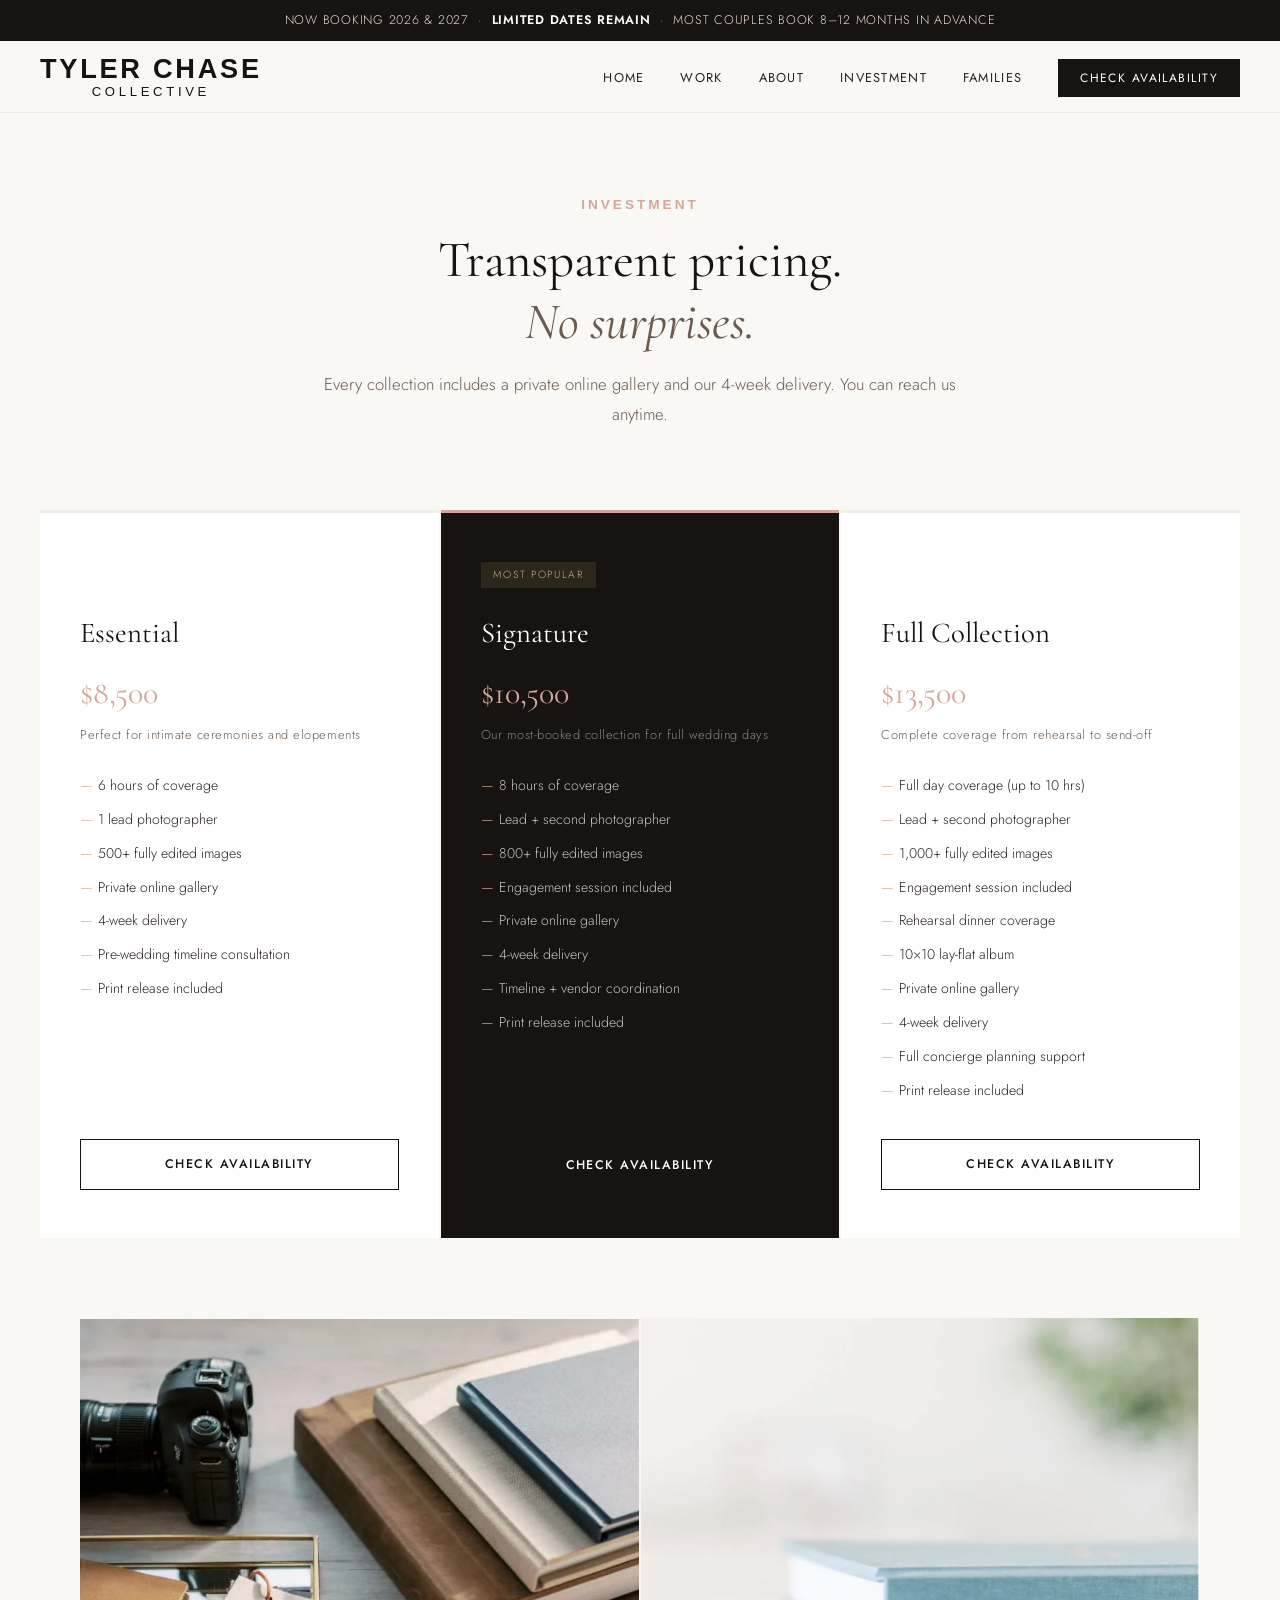
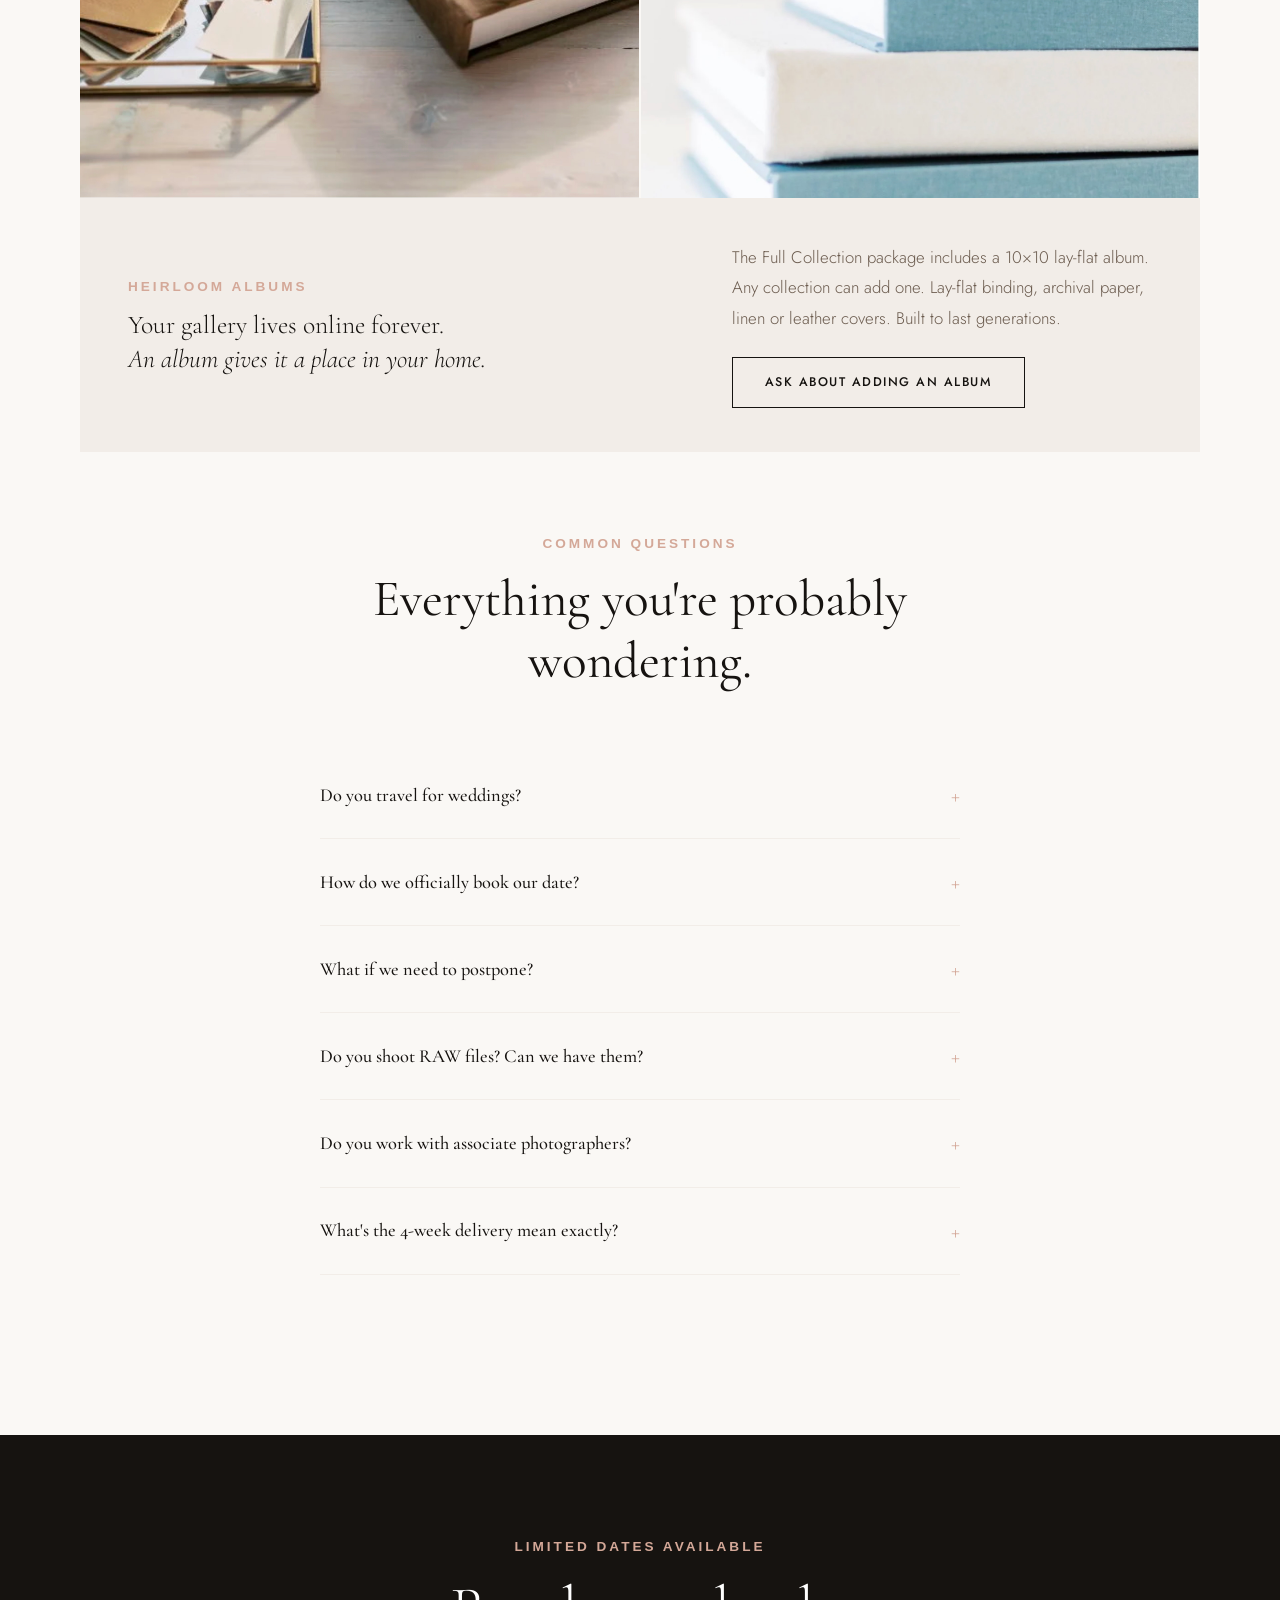
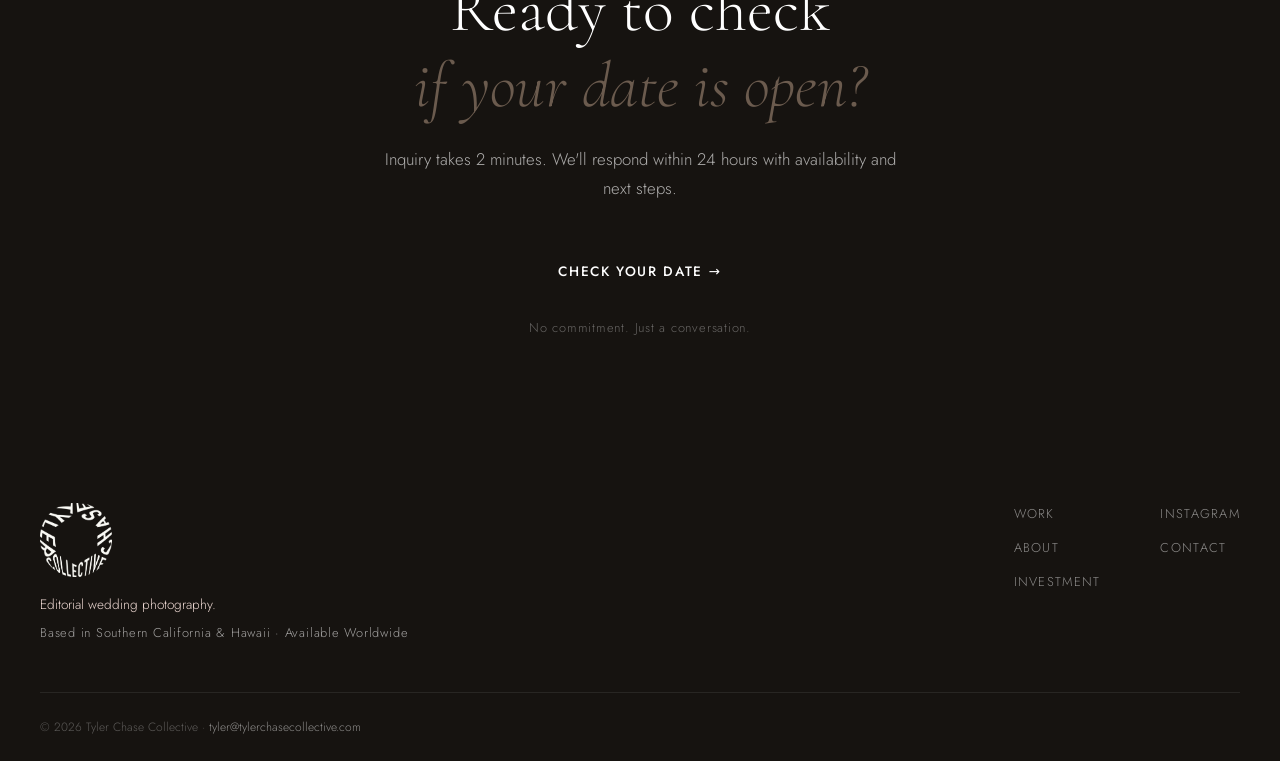
<file: investment.html>
<!DOCTYPE html>
<html lang="en">
<head>
  <meta charset="UTF-8" />
  <meta name="viewport" content="width=device-width, initial-scale=1.0" />
  <meta name="description" content="Tyler Chase Collective wedding photography investment: transparent pricing starting at $8,500. No surprises." />
  <title>Investment | Tyler Chase Collective</title>
  <link rel="preconnect" href="https://fonts.googleapis.com" />
  <link rel="preconnect" href="https://fonts.gstatic.com" crossorigin />
  <link href="https://fonts.googleapis.com/css2?family=Cormorant+Garamond:ital,wght@0,300;0,400;0,500;0,600;1,300;1,400;1,500&family=Jost:wght@300;400;500;600&display=swap" rel="stylesheet" />
  <link rel="icon" type="image/png" href="images/favicon.png" />
  <link rel="apple-touch-icon" href="images/favicon.png" />
  <link rel="stylesheet" href="styles.css" />
</head>
<body>

  <div class="scarcity-bar">
    <p>Now booking 2026 &amp; 2027 &nbsp;·&nbsp; <strong>limited dates remain</strong> &nbsp;·&nbsp; Most couples book 8–12 months in advance</p>
  </div>

  <nav class="nav" id="nav">
    <a href="index.html" class="nav-logo"><span class="logo-top">Tyler Chase</span><span class="logo-sub">Collective</span></a>
    <ul class="nav-links">
      <li><a href="index.html">Home</a></li>
      <li><a href="gallery.html">Work</a></li>
      <li><a href="about.html">About</a></li>
      <li><a href="investment.html">Investment</a></li>
      <li><a href="families.html">Families</a></li>
      <li><a href="contact.html" class="nav-cta">Check Availability</a></li>
    </ul>
    <button class="nav-hamburger" id="hamburger" aria-label="Open menu">
      <span></span><span></span><span></span>
    </button>
  </nav>

  <div class="mobile-menu" id="mobileMenu">
    <button class="mobile-menu-close" id="mobileClose">✕</button>
    <ul>
      <li><a href="index.html">Home</a></li>
      <li><a href="gallery.html">Work</a></li>
      <li><a href="about.html">About</a></li>
      <li><a href="investment.html">Investment</a></li>
      <li><a href="families.html">Families</a></li>
      <li><a href="contact.html">Check Availability</a></li>
    </ul>
  </div>

  <div class="investment-page">

    <div class="investment-intro">
      <p class="section-eyebrow">Investment</p>
      <h1 class="section-title">Transparent pricing.<br /><em>No surprises.</em></h1>
      <p class="body-text" style="text-align:center;margin:16px auto 0;color:var(--warm);">Every collection includes a private online gallery and our 4-week delivery. You can reach us anytime.</p>
    </div>

    <div class="packages-grid">

      <div class="package-card">
        <div class="package-badge-slot"></div>
        <div class="package-name">Essential</div>
        <div class="package-price">$8,500</div>
        <div class="package-tagline">Perfect for intimate ceremonies and elopements</div>
        <ul class="package-includes">
          <li>6 hours of coverage</li>
          <li>1 lead photographer</li>
          <li>500+ fully edited images</li>
          <li>Private online gallery</li>
          <li>4-week delivery</li>
          <li>Pre-wedding timeline consultation</li>
          <li>Print release included</li>
        </ul>
        <a href="contact.html" class="btn btn-outline" style="width:100%;justify-content:center;">Check Availability</a>
      </div>

      <div class="package-card featured">
        <div class="package-badge-slot"><div class="package-badge">Most Popular</div></div>
        <div class="package-name">Signature</div>
        <div class="package-price">$10,500</div>
        <div class="package-tagline">Our most-booked collection for full wedding days</div>
        <ul class="package-includes">
          <li>8 hours of coverage</li>
          <li>Lead + second photographer</li>
          <li>800+ fully edited images</li>
          <li>Engagement session included</li>
          <li>Private online gallery</li>
          <li>4-week delivery</li>
          <li>Timeline + vendor coordination</li>
          <li>Print release included</li>
        </ul>
        <a href="contact.html" class="btn btn-primary" style="width:100%;justify-content:center;">Check Availability</a>
      </div>

      <div class="package-card">
        <div class="package-badge-slot"></div>
        <div class="package-name">Full Collection</div>
        <div class="package-price">$13,500</div>
        <div class="package-tagline">Complete coverage from rehearsal to send-off</div>
        <ul class="package-includes">
          <li>Full day coverage (up to 10 hrs)</li>
          <li>Lead + second photographer</li>
          <li>1,000+ fully edited images</li>
          <li>Engagement session included</li>
          <li>Rehearsal dinner coverage</li>
          <li>10×10 lay-flat album</li>
          <li>Private online gallery</li>
          <li>4-week delivery</li>
          <li>Full concierge planning support</li>
          <li>Print release included</li>
        </ul>
        <a href="contact.html" class="btn btn-outline" style="width:100%;justify-content:center;">Check Availability</a>
      </div>

    </div>

    <!-- Heirloom Albums -->
    <div style="max-width:var(--max);margin:80px auto 0;padding:0 40px;">
      <div style="display:grid;grid-template-columns:1fr 1fr;gap:2px;overflow:hidden;">
        <div style="overflow:hidden;">
          <img src="images/ALBUM_D.jpg" alt="Wedding albums and cover swatches" style="width:100%;height:480px;object-fit:cover;object-position:center;display:block;transition:transform 0.6s ease;" onmouseover="this.style.transform='scale(1.03)'" onmouseout="this.style.transform='scale(1)'" />
        </div>
        <div style="overflow:hidden;">
          <img src="images/ALBUM_A.jpg" alt="Stacked linen wedding albums" style="width:100%;height:480px;object-fit:cover;object-position:center;display:block;transition:transform 0.6s ease;" onmouseover="this.style.transform='scale(1.03)'" onmouseout="this.style.transform='scale(1)'" />
        </div>
      </div>
      <div style="background:var(--offwhite);padding:44px 48px;display:flex;align-items:center;justify-content:space-between;gap:48px;flex-wrap:wrap;">
        <div>
          <p class="section-eyebrow" style="margin-bottom:10px;">Heirloom Albums</p>
          <h3 style="font-family:var(--font-serif);font-size:1.6rem;font-weight:300;color:var(--black);line-height:1.3;">Your gallery lives online forever.<br /><em>An album gives it a place in your home.</em></h3>
        </div>
        <div style="max-width:420px;">
          <p class="body-text" style="color:var(--warm);margin:0;">The Full Collection package includes a 10×10 lay-flat album. Any collection can add one. Lay-flat binding, archival paper, linen or leather covers. Built to last generations.</p>
          <a href="contact.html" class="btn btn-outline" style="margin-top:24px;display:inline-flex;">Ask About Adding an Album</a>
        </div>
      </div>
    </div>

    <!-- FAQ -->
    <div style="max-width:720px;margin:80px auto 0 auto;margin-bottom:80px;padding:0 40px;">
      <div class="section-header">
        <p class="section-eyebrow">Common Questions</p>
        <h2 class="section-title">Everything you're probably wondering.</h2>
      </div>
      <div style="display:flex;flex-direction:column;gap:0;">

        <details class="faq-item">
          <summary>Do you travel for weddings?</summary>
          <p>Yes. We're based in Southern California with a second home base in Hawaii, and we shoot weddings across the country and internationally. Travel fees apply for locations beyond 100 miles; we'll be upfront about costs before anything is finalized.</p>
        </details>

        <details class="faq-item">
          <summary>How do we officially book our date?</summary>
          <p>Once we confirm your date is available, you'll sign a simple agreement and pay a 50% retainer to lock it in. The remainder is due 2 weeks before your wedding.</p>
        </details>

        <details class="faq-item">
          <summary>What if we need to postpone?</summary>
          <p>Date changes are allowed within one month of signing your contract, subject to availability. Things come up. We'll do our best to work with you within that window.</p>
        </details>

        <details class="faq-item">
          <summary>Do you shoot RAW files? Can we have them?</summary>
          <p>Yes, we shoot exclusively in RAW. We deliver fully edited JPEGs, each one hand-edited and color graded to match the actual light of your day. The RAW files aren't included, but your edited gallery is yours to keep.</p>
        </details>

        <details class="faq-item">
          <summary>Do you work with associate photographers?</summary>
          <p>Yes. On select dates, or when I'm already booked, I work with a small team of associate photographers who I've personally trained in my style and approach. Every associate gallery is reviewed and edited by me before delivery. Same quality, same 4-week turnaround..</p>
        </details>

        <details class="faq-item">
          <summary>What's the 4-week delivery mean exactly?</summary>
          <p>Within 4 weeks of your wedding date, your full hand-edited gallery will be in your inbox. Not an estimate. That's the actual deadline we hold ourselves to.</p>
        </details>

      </div>
    </div>

  </div>

  <!-- CTA -->
  <section class="cta-section" style="background:var(--black);max-width:100%;padding:100px 40px;">
    <div class="cta-inner">
      <p class="section-eyebrow" style="color:var(--gold);">Limited dates available</p>
      <h2 class="cta-headline" style="color:var(--white);">Ready to check<br /><em>if your date is open?</em></h2>
      <p class="cta-sub" style="color:rgba(255,255,255,0.65);">Inquiry takes 2 minutes. We'll respond within 24 hours with availability and next steps.</p>
      <a href="contact.html" class="btn btn-primary btn-large">Check Your Date →</a>
      <p class="cta-note" style="color:rgba(255,255,255,0.35);">No commitment. Just a conversation.</p>
    </div>
  </section>

  <footer class="footer">
    <div class="footer-inner">
      <div class="footer-brand">
        <img src="images/favicon.png" alt="Tyler Chase Collective" class="footer-favicon" />
        <p class="footer-tagline">Editorial wedding photography.</p>
        <p class="footer-location">Based in Southern California &amp; Hawaii · Available Worldwide</p>
      </div>
      <div class="footer-links">
        <a href="gallery.html">Work</a>
        <a href="about.html">About</a>
        <a href="investment.html">Investment</a>
      </div>
      <div class="footer-social">
        <a href="https://www.instagram.com/tylerchasecollective" target="_blank" rel="noopener">Instagram</a>
        <a href="contact.html">Contact</a>
      </div>
    </div>
    <div class="footer-bottom">
      <p>© 2026 Tyler Chase Collective · <a href="mailto:tyler@tylerchasecollective.com">tyler@tylerchasecollective.com</a></p>
    </div>
  </footer>

  <style>
    .faq-item {
      border-bottom: 1px solid var(--offwhite);
      padding: 24px 0;
    }
    .faq-item summary {
      font-family: var(--font-serif);
      font-size: 1.15rem;
      font-weight: 500;
      cursor: pointer;
      list-style: none;
      display: flex;
      justify-content: space-between;
      align-items: center;
      color: var(--black);
    }
    .faq-item summary::-webkit-details-marker { display: none; }
    .faq-item summary::after {
      content: '+';
      font-size: 1.4rem;
      font-weight: 300;
      color: var(--gold);
      transition: transform 0.3s;
    }
    .faq-item[open] summary::after {
      transform: rotate(45deg);
    }
    .faq-item p {
      margin-top: 14px;
      font-size: 0.93rem;
      color: var(--warm);
      line-height: 1.75;
    }
  </style>

  <script src="main.js"></script>
</body>
</html>
</file>
<file: styles.css>
/* ============================================
   Tyler Chase Collective — Global Styles
   ============================================ */

*, *::before, *::after { box-sizing: border-box; margin: 0; padding: 0; }

:root {
  --cream:    #FAF8F5;
  --offwhite: #F2EDE8;
  --black:    #161310;
  --charcoal: #2B2220;
  --warm:     #6B5B4E;
  --gold:     #D4A898;
  --gold-lt:  #EDD8D2;
  --white:    #FFFFFF;
  --font-serif: 'Cormorant Garamond', Georgia, serif;
  --font-sans:  'Jost', system-ui, sans-serif;
  --max:      1280px;
  --nav-h:    72px;
  --ease:     cubic-bezier(0.25, 0.46, 0.45, 0.94);
}

html { scroll-behavior: smooth; font-size: 16px; }

body {
  background: var(--cream);
  color: var(--black);
  font-family: var(--font-sans);
  font-weight: 300;
  line-height: 1.7;
  overflow-x: hidden;
}

img { display: block; width: 100%; height: auto; }
.hero-img,
.why-us-image img,
.about-hero-image img { height: 100%; object-fit: cover; }

a { color: inherit; text-decoration: none; }

/* ============================================
   Scarcity Bar
   ============================================ */

.scarcity-bar {
  background: var(--black);
  color: var(--gold-lt);
  text-align: center;
  padding: 10px 20px;
  font-family: var(--font-sans);
  font-size: 0.78rem;
  letter-spacing: 0.06em;
  text-transform: uppercase;
}

.scarcity-bar strong { color: var(--white); font-weight: 600; }

/* ============================================
   Navigation
   ============================================ */

.nav {
  position: sticky;
  top: 0;
  z-index: 100;
  display: flex;
  align-items: center;
  justify-content: space-between;
  padding: 0 40px;
  height: var(--nav-h);
  background: rgba(250, 248, 245, 0.96);
  backdrop-filter: blur(12px);
  border-bottom: 1px solid rgba(0,0,0,0.06);
  transition: box-shadow 0.3s var(--ease);
}

.nav.scrolled { box-shadow: 0 2px 20px rgba(0,0,0,0.08); }

.nav-logo {
  display: flex;
  flex-direction: column;
  align-items: center;
  justify-content: center;
  height: 100%;
  line-height: 1.05;
  gap: 1px;
  text-decoration: none;
}
.logo-top {
  font-family: 'DIN Condensed', 'Arial Narrow', 'Helvetica Neue', Arial, sans-serif;
  font-size: 1.7rem;
  font-weight: 700;
  letter-spacing: 0.1em;
  text-transform: uppercase;
  color: var(--black);
}
.logo-sub {
  font-family: 'DIN Condensed', 'Arial Narrow', 'Helvetica Neue', Arial, sans-serif;
  font-size: 0.82rem;
  font-weight: 400;
  letter-spacing: 0.28em;
  text-transform: uppercase;
  color: var(--black);
}

.nav-links {
  display: flex;
  align-items: center;
  gap: 36px;
  list-style: none;
}

.nav-links a {
  font-size: 0.8rem;
  letter-spacing: 0.1em;
  text-transform: uppercase;
  font-weight: 400;
  color: var(--charcoal);
  transition: color 0.2s;
}

.nav-links a:hover { color: var(--gold); }

.nav-cta {
  background: var(--black) !important;
  color: var(--white) !important;
  padding: 10px 22px;
  font-size: 0.75rem !important;
  letter-spacing: 0.12em !important;
  text-transform: uppercase;
  transition: background 0.25s var(--ease), transform 0.2s !important;
}

.nav-cta:hover {
  background: var(--gold) !important;
  color: var(--black) !important;
  transform: translateY(-1px);
}

.nav-hamburger {
  display: none;
  flex-direction: column;
  gap: 5px;
  background: none;
  border: none;
  cursor: pointer;
  padding: 4px;
}

.nav-hamburger span {
  display: block;
  width: 24px;
  height: 1.5px;
  background: var(--black);
  transition: 0.3s;
}

/* Mobile Menu */
.mobile-menu {
  display: none;
  position: fixed;
  inset: 0;
  background: var(--cream);
  z-index: 200;
  flex-direction: column;
  align-items: center;
  justify-content: center;
  gap: 40px;
}

.mobile-menu.open { display: flex; }

.mobile-menu ul { list-style: none; text-align: center; }
.mobile-menu ul li { margin: 20px 0; }
.mobile-menu ul a {
  font-family: var(--font-serif);
  font-size: 2.4rem;
  font-weight: 300;
  color: var(--black);
  letter-spacing: 0.04em;
  transition: color 0.2s;
}
.mobile-menu ul a:hover { color: var(--gold); }

.mobile-menu-close {
  position: absolute;
  top: 28px;
  right: 32px;
  background: none;
  border: none;
  font-size: 1.4rem;
  cursor: pointer;
  color: var(--black);
}

/* ============================================
   Buttons
   ============================================ */

.btn {
  display: inline-flex;
  align-items: center;
  justify-content: center;
  padding: 14px 32px;
  font-family: var(--font-sans);
  font-size: 0.78rem;
  font-weight: 500;
  letter-spacing: 0.12em;
  text-transform: uppercase;
  border: none;
  cursor: pointer;
  transition: all 0.25s var(--ease);
  text-decoration: none;
}

.btn-primary {
  background: var(--black);
  color: var(--white);
}
.btn-primary:hover {
  background: var(--gold);
  color: var(--black);
  transform: translateY(-2px);
  box-shadow: 0 8px 24px rgba(0,0,0,0.15);
}

.btn-ghost {
  background: transparent;
  color: var(--white);
  border: 1px solid rgba(255,255,255,0.5);
}
.btn-ghost:hover {
  background: rgba(255,255,255,0.12);
  border-color: var(--white);
  transform: translateY(-2px);
}

.btn-outline {
  background: transparent;
  color: var(--black);
  border: 1px solid var(--black);
}
.btn-outline:hover {
  background: var(--black);
  color: var(--white);
  transform: translateY(-2px);
}

.btn-large { padding: 18px 44px; font-size: 0.85rem; }

/* ============================================
   Section Utilities
   ============================================ */

.section {
  padding: 100px 40px;
  max-width: var(--max);
  margin: 0 auto;
}

.section-header {
  text-align: center;
  margin-bottom: 60px;
}

.section-eyebrow {
  font-family: 'DIN Condensed', 'Arial Narrow', 'Helvetica Neue', Arial, sans-serif;
  font-size: 0.85rem;
  letter-spacing: 0.22em;
  text-transform: uppercase;
  color: var(--gold);
  margin-bottom: 14px;
  font-weight: 700;
}

.section-title {
  font-family: var(--font-serif);
  font-size: clamp(2rem, 4vw, 3.2rem);
  font-weight: 400;
  line-height: 1.2;
  color: var(--black);
}

.section-title em { font-style: italic; color: var(--warm); }

.body-text {
  font-size: 1.05rem;
  color: var(--charcoal);
  line-height: 1.8;
  max-width: 580px;
}

/* ============================================
   Hero
   ============================================ */

.hero {
  position: relative;
  height: 100vh;
  min-height: 640px;
  display: flex;
  align-items: center;
  justify-content: center;
  overflow: hidden;
}

.hero-media {
  position: absolute;
  inset: 0;
}

.hero-img {
  width: 100%;
  height: 100%;
  object-fit: cover;
  object-position: center 20%;
}

.hero-overlay {
  position: absolute;
  inset: 0;
  background: linear-gradient(
    to bottom,
    rgba(10,8,6,0.3) 0%,
    rgba(10,8,6,0.55) 50%,
    rgba(10,8,6,0.75) 100%
  );
  z-index: 1;
}

.hero-content {
  position: relative;
  z-index: 2;
  text-align: center;
  color: var(--white);
  padding: 0 24px;
  max-width: 820px;
}

.hero-eyebrow {
  font-size: 0.7rem;
  letter-spacing: 0.3em;
  text-transform: uppercase;
  color: var(--gold-lt);
  margin-bottom: 20px;
  font-weight: 400;
}

.hero-headline {
  font-family: var(--font-serif);
  font-size: clamp(3rem, 7vw, 6rem);
  font-weight: 300;
  line-height: 1.1;
  margin-bottom: 24px;
}

.hero-headline em { font-style: italic; }

.hero-sub {
  font-size: 1.1rem;
  font-weight: 300;
  color: rgba(255,255,255,0.85);
  margin-bottom: 40px;
  max-width: 540px;
  margin-left: auto;
  margin-right: auto;
}

.hero-sub strong { color: var(--gold-lt); font-weight: 500; }

.hero-ctas {
  display: flex;
  gap: 16px;
  justify-content: center;
  flex-wrap: wrap;
}

/* ============================================
   Trust Strip
   ============================================ */

.trust-strip {
  display: flex;
  align-items: center;
  justify-content: center;
  gap: 0;
  background: var(--black);
  color: var(--white);
  padding: 32px 40px;
  flex-wrap: wrap;
}

.trust-item {
  display: flex;
  flex-direction: column;
  align-items: center;
  padding: 12px 48px;
  text-align: center;
}

.trust-number {
  font-family: var(--font-serif);
  font-size: 2rem;
  font-weight: 400;
  color: var(--gold);
  line-height: 1;
  margin-bottom: 6px;
}

.trust-label {
  font-size: 0.7rem;
  letter-spacing: 0.14em;
  text-transform: uppercase;
  color: rgba(255,255,255,0.6);
  font-weight: 400;
}

.trust-divider {
  width: 1px;
  height: 48px;
  background: rgba(255,255,255,0.12);
}

/* ============================================
   Gallery Preview
   ============================================ */

.gallery-grid {
  columns: 3;
  column-gap: 12px;
}

.gallery-item {
  break-inside: avoid;
  margin-bottom: 12px;
  overflow: hidden;
  background: var(--offwhite);
}

.gallery-item img {
  transition: transform 0.6s var(--ease);
}

.gallery-item:hover img { transform: scale(1.04); }

.gallery-cta {
  text-align: center;
  margin-top: 40px;
}

/* ============================================
   Why Us
   ============================================ */

.why-us {
  background: var(--offwhite);
  max-width: 100%;
  padding: 100px 40px;
}

.why-us-inner {
  max-width: var(--max);
  margin: 0 auto;
  display: grid;
  grid-template-columns: 1fr 1fr;
  gap: 80px;
  align-items: center;
}

.why-us-text .section-eyebrow { margin-bottom: 14px; }
.why-us-text .section-title { margin-bottom: 24px; }
.why-us-text .body-text { margin-bottom: 16px; max-width: 100%; }

.why-list {
  list-style: none;
  margin: 36px 0;
  display: flex;
  flex-direction: column;
  gap: 24px;
}

.why-list li {
  display: flex;
  gap: 16px;
  align-items: flex-start;
}

.why-icon {
  color: var(--gold);
  font-size: 0.5rem;
  margin-top: 8px;
  flex-shrink: 0;
}

.why-list strong {
  display: block;
  font-weight: 600;
  font-size: 0.95rem;
  margin-bottom: 4px;
}

.why-list p {
  font-size: 0.92rem;
  color: var(--warm);
  line-height: 1.6;
}

.why-us-image {
  height: 600px;
  overflow: hidden;
}

.why-us-image img { height: 100%; object-fit: cover; }

/* ============================================
   Testimonials
   ============================================ */

.testimonials { background: var(--cream); }

.testimonial-grid {
  display: grid;
  grid-template-columns: repeat(3, 1fr);
  gap: 24px;
}

.testimonial-card {
  background: var(--white);
  padding: 40px 36px;
  border-top: 2px solid var(--offwhite);
  transition: border-color 0.3s, transform 0.3s var(--ease);
}

.testimonial-card:hover {
  border-color: var(--gold);
  transform: translateY(-4px);
}

.feature-card {
  background: var(--black);
  color: var(--white);
  border-color: var(--gold);
}

.testimonial-pull {
  font-family: var(--font-serif);
  font-size: 1.5rem;
  font-weight: 400;
  line-height: 1.3;
  margin-bottom: 16px;
  color: inherit;
}

.feature-card .testimonial-pull { color: var(--gold-lt); }

.testimonial-body {
  font-size: 0.9rem;
  line-height: 1.75;
  color: var(--warm);
  margin-bottom: 20px;
}

.feature-card .testimonial-body { color: rgba(255,255,255,0.7); }

.testimonial-name {
  font-size: 0.75rem;
  letter-spacing: 0.1em;
  text-transform: uppercase;
  color: var(--gold);
  font-weight: 500;
}

/* ============================================
   Investment Preview
   ============================================ */

.investment-preview {
  background: var(--black);
  max-width: 100%;
  padding: 100px 40px;
}

.investment-inner {
  max-width: var(--max);
  margin: 0 auto;
}

.investment-preview .section-eyebrow { color: var(--gold); }
.investment-preview .section-title { color: var(--white); margin-bottom: 40px; }
.investment-preview .body-text { color: rgba(255,255,255,0.65); }

.investment-tiers {
  display: grid;
  grid-template-columns: repeat(3, 1fr);
  gap: 2px;
  margin: 48px 0;
}

.tier {
  padding: 36px 32px;
  background: rgba(255,255,255,0.04);
  border: 1px solid rgba(255,255,255,0.08);
  transition: border-color 0.3s;
  position: relative;
}

.tier:hover { border-color: rgba(201,169,110,0.4); }

.tier-featured {
  background: rgba(201,169,110,0.08);
  border-color: rgba(201,169,110,0.3);
}

.tier-badge {
  font-size: 0.65rem;
  letter-spacing: 0.14em;
  text-transform: uppercase;
  color: var(--gold);
  background: rgba(201,169,110,0.15);
  padding: 4px 10px;
  display: inline-block;
  margin-bottom: 20px;
}

.tier-name {
  font-family: var(--font-serif);
  font-size: 1.3rem;
  font-weight: 400;
  color: var(--white);
  margin-bottom: 8px;
}

.tier-price {
  font-size: 1.5rem;
  font-weight: 600;
  color: var(--gold);
  margin-bottom: 12px;
  font-family: var(--font-serif);
}

.tier-desc {
  font-size: 0.85rem;
  color: rgba(255,255,255,0.5);
  line-height: 1.6;
}

.investment-note {
  font-size: 0.88rem;
  color: rgba(255,255,255,0.5);
  margin-bottom: 32px;
  font-style: italic;
}

.investment-preview .btn-outline {
  color: var(--white);
  border-color: rgba(255,255,255,0.3);
}

.investment-preview .btn-outline:hover {
  background: var(--gold);
  border-color: var(--gold);
  color: var(--black);
}

/* ============================================
   Process
   ============================================ */

.process { background: var(--cream); }

.process-steps {
  display: flex;
  align-items: flex-start;
  justify-content: center;
  gap: 0;
  margin-top: 20px;
}

.process-step {
  flex: 1;
  max-width: 220px;
  text-align: center;
  padding: 0 16px;
}

.step-number {
  font-family: var(--font-serif);
  font-size: 3.5rem;
  font-weight: 300;
  color: var(--gold);
  line-height: 1;
  margin-bottom: 16px;
}

.process-step h3 {
  font-family: var(--font-serif);
  font-size: 1.2rem;
  font-weight: 500;
  margin-bottom: 10px;
  color: var(--black);
}

.process-step p {
  font-size: 0.88rem;
  color: var(--warm);
  line-height: 1.7;
}

.process-connector {
  width: 60px;
  height: 1px;
  background: var(--gold-lt);
  margin-top: 28px;
  flex-shrink: 0;
}

/* ============================================
   Final CTA
   ============================================ */

.cta-section {
  background: var(--offwhite);
  max-width: 100%;
  padding: 120px 40px;
}

.cta-inner {
  max-width: var(--max);
  margin: 0 auto;
  text-align: center;
}

.cta-headline {
  font-family: var(--font-serif);
  font-size: clamp(2.2rem, 5vw, 4rem);
  font-weight: 300;
  line-height: 1.2;
  color: var(--black);
  margin-bottom: 20px;
}

.cta-headline em { font-style: italic; color: var(--warm); }

.cta-sub {
  font-size: 1.05rem;
  color: var(--charcoal);
  max-width: 520px;
  margin: 0 auto 40px;
  line-height: 1.7;
}

.cta-note {
  margin-top: 16px;
  font-size: 0.8rem;
  color: var(--warm);
  letter-spacing: 0.06em;
}

/* ============================================
   Footer
   ============================================ */

.footer {
  background: var(--black);
  color: rgba(255,255,255,0.6);
  padding: 64px 40px 0;
}

.footer-inner {
  max-width: var(--max);
  margin: 0 auto;
  display: grid;
  grid-template-columns: 1fr auto auto;
  gap: 60px;
  align-items: start;
  padding-bottom: 48px;
  border-bottom: 1px solid rgba(255,255,255,0.08);
}

.footer-logo {
  font-family: var(--font-serif);
  font-size: 1.4rem;
  font-weight: 400;
  color: var(--white);
  margin-bottom: 8px;
}
.footer-favicon {
  width: 72px;
  height: auto;
  display: block;
  margin-bottom: 16px;
  filter: brightness(0) invert(1) sepia(15%) saturate(200%) brightness(0.98);
}

.footer-tagline {
  font-size: 0.85rem;
  margin-bottom: 6px;
  color: var(--gold-lt);
}

.footer-location {
  font-size: 0.8rem;
  letter-spacing: 0.06em;
}

.footer-links,
.footer-social {
  display: flex;
  flex-direction: column;
  gap: 12px;
}

.footer-links a,
.footer-social a {
  font-size: 0.8rem;
  letter-spacing: 0.1em;
  text-transform: uppercase;
  color: rgba(255,255,255,0.5);
  transition: color 0.2s;
}

.footer-links a:hover,
.footer-social a:hover { color: var(--gold); }

.footer-bottom {
  max-width: var(--max);
  margin: 0 auto;
  padding: 24px 0;
  font-size: 0.75rem;
  color: rgba(255,255,255,0.3);
}

.footer-bottom a { color: rgba(255,255,255,0.5); transition: color 0.2s; }
.footer-bottom a:hover { color: var(--gold); }

/* ============================================
   Gallery Page
   ============================================ */

.page-hero {
  padding: 80px 40px 60px;
  text-align: center;
  background: var(--cream);
}

.gallery-full {
  max-width: var(--max);
  margin: 0 auto;
  padding: 0 40px 100px;
}

.gallery-category {
  margin-bottom: 80px;
}

.gallery-category-label {
  font-family: var(--font-sans);
  font-size: 0.7rem;
  letter-spacing: 0.22em;
  text-transform: uppercase;
  color: var(--gold);
  margin-bottom: 24px;
  padding-bottom: 16px;
  border-bottom: 1px solid var(--offwhite);
}

.masonry-grid {
  columns: 3;
  column-gap: 12px;
}

.masonry-item {
  break-inside: avoid;
  margin-bottom: 12px;
  overflow: hidden;
}

.masonry-item img { transition: transform 0.6s var(--ease); }
.masonry-item:hover img { transform: scale(1.03); }

/* Featured gallery layouts */
.gallery-featured-full {
  width: 100%;
  overflow: hidden;
  margin-bottom: 12px;
}

.gallery-featured-full img {
  width: 100%;
  height: auto;
  transition: transform 0.6s var(--ease);
}

.gallery-featured-full:hover img { transform: scale(1.03); }

.gallery-featured-row {
  display: grid;
  grid-template-columns: 1fr 1fr;
  gap: 12px;
  margin-bottom: 12px;
}

.gallery-feat-portrait {
  overflow: hidden;
}

.gallery-feat-portrait img {
  width: 100%;
  height: auto;
  transition: transform 0.6s var(--ease);
}

.gallery-feat-portrait:hover img { transform: scale(1.03); }

.gallery-masonry-main {
  margin-top: 12px;
}

@media (max-width: 768px) {
  .gallery-featured-row { grid-template-columns: 1fr; }
}

/* ============================================
   About Page
   ============================================ */

.about-hero {
  display: grid;
  grid-template-columns: 1fr 1fr;
  min-height: 80vh;
  max-width: 100%;
}

.about-hero-image {
  overflow: hidden;
}

.about-hero-text {
  padding: 80px 64px;
  display: flex;
  flex-direction: column;
  justify-content: center;
  background: var(--cream);
}

.about-hero-text .section-title { margin-bottom: 24px; }
.about-hero-text .body-text { margin-bottom: 20px; max-width: 100%; }

.about-values {
  background: var(--offwhite);
  max-width: 100%;
  padding: 80px 40px;
}

.about-values-inner {
  max-width: var(--max);
  margin: 0 auto;
}

.values-grid {
  display: grid;
  grid-template-columns: repeat(3, 1fr);
  gap: 40px;
  margin-top: 48px;
}

.value-card {
  padding: 40px 32px;
  background: var(--white);
}

.value-num {
  font-family: var(--font-serif);
  font-size: 3rem;
  font-weight: 300;
  color: var(--gold-lt);
  line-height: 1;
  margin-bottom: 16px;
}

.value-card h3 {
  font-family: var(--font-serif);
  font-size: 1.4rem;
  font-weight: 500;
  margin-bottom: 12px;
}

.value-card p {
  font-size: 0.9rem;
  color: var(--warm);
  line-height: 1.75;
}

/* ============================================
   Investment Page
   ============================================ */

.investment-page {
  max-width: var(--max);
  margin: 0 auto;
  padding: 80px 40px;
}

.investment-intro {
  max-width: 640px;
  margin: 0 auto 80px;
  text-align: center;
}

.investment-intro .body-text { margin: 16px auto 0; max-width: 100%; }

.packages-grid {
  display: grid;
  grid-template-columns: repeat(3, 1fr);
  gap: 2px;
  margin-bottom: 80px;
}

.package-card {
  padding: 48px 40px;
  background: var(--white);
  border-top: 3px solid var(--offwhite);
  transition: border-color 0.3s;
  display: flex;
  flex-direction: column;
}

.package-card:hover { border-color: var(--gold); }
.package-card.featured { border-color: var(--gold); background: var(--black); color: var(--white); }

.package-badge-slot {
  min-height: 28px;
  margin-bottom: 20px;
  display: flex;
  align-items: center;
}

.package-badge {
  font-size: 0.65rem;
  letter-spacing: 0.16em;
  text-transform: uppercase;
  color: var(--gold);
  background: rgba(201,169,110,0.12);
  padding: 4px 12px;
  display: inline-block;
}

.package-name {
  font-family: var(--font-serif);
  font-size: 1.8rem;
  font-weight: 400;
  margin-bottom: 8px;
}

.package-price {
  font-size: 2rem;
  font-family: var(--font-serif);
  color: var(--gold);
  font-weight: 400;
  margin-bottom: 4px;
}

.package-tagline {
  font-size: 0.8rem;
  color: var(--warm);
  margin-bottom: 28px;
  letter-spacing: 0.04em;
}

.package-card.featured .package-tagline { color: rgba(255,255,255,0.5); }

.package-includes {
  list-style: none;
  display: flex;
  flex-direction: column;
  gap: 10px;
  margin-bottom: 36px;
  flex: 1;
}

.package-includes li {
  font-size: 0.88rem;
  color: var(--charcoal);
  padding-left: 18px;
  position: relative;
}

.package-card.featured .package-includes li { color: rgba(255,255,255,0.75); }

.package-includes li::before {
  content: '—';
  position: absolute;
  left: 0;
  color: var(--gold);
}

.add-ons {
  background: var(--offwhite);
  padding: 64px 40px;
}

.add-ons-inner {
  max-width: var(--max);
  margin: 0 auto;
}

.add-ons-grid {
  display: grid;
  grid-template-columns: repeat(4, 1fr);
  gap: 24px;
  margin-top: 40px;
}

.add-on-item {
  background: var(--white);
  padding: 28px 24px;
  text-align: center;
}

.add-on-name {
  font-size: 0.9rem;
  font-weight: 600;
  margin-bottom: 6px;
}

.add-on-price {
  font-family: var(--font-serif);
  font-size: 1.3rem;
  color: var(--gold);
}

/* ============================================
   Contact / Inquiry Page
   ============================================ */

.contact-page {
  display: grid;
  grid-template-columns: 1fr 1fr;
  min-height: calc(100vh - var(--nav-h) - 36px);
  max-width: 100%;
}

.contact-left {
  background: var(--black);
  color: var(--white);
  padding: 80px 64px;
  display: flex;
  flex-direction: column;
  justify-content: center;
}

.contact-left .section-title { color: var(--white); margin-bottom: 24px; }
.contact-left .body-text { color: rgba(255,255,255,0.65); max-width: 100%; margin-bottom: 20px; }

.contact-details {
  margin-top: 40px;
  display: flex;
  flex-direction: column;
  gap: 20px;
}

.contact-detail-item label {
  display: block;
  font-size: 0.65rem;
  letter-spacing: 0.2em;
  text-transform: uppercase;
  color: var(--gold);
  margin-bottom: 4px;
}

.contact-detail-item p {
  font-size: 0.95rem;
  color: rgba(255,255,255,0.8);
}

.contact-right {
  background: var(--cream);
  padding: 80px 64px;
  display: flex;
  flex-direction: column;
  justify-content: center;
}

.form-header { margin-bottom: 40px; }

.form-header h2 {
  font-family: var(--font-serif);
  font-size: 2rem;
  font-weight: 400;
  margin-bottom: 10px;
}

.form-header p {
  font-size: 0.88rem;
  color: var(--warm);
}

.inquiry-form {
  display: flex;
  flex-direction: column;
  gap: 20px;
}

.form-row {
  display: grid;
  grid-template-columns: 1fr 1fr;
  gap: 16px;
}

.form-group {
  display: flex;
  flex-direction: column;
  gap: 6px;
}

.form-group label {
  font-size: 0.72rem;
  letter-spacing: 0.12em;
  text-transform: uppercase;
  font-weight: 500;
  color: var(--charcoal);
}

.form-group input,
.form-group select,
.form-group textarea {
  padding: 12px 16px;
  background: var(--white);
  border: 1px solid rgba(0,0,0,0.12);
  border-radius: 0;
  font-family: var(--font-sans);
  font-size: 0.95rem;
  color: var(--black);
  outline: none;
  transition: border-color 0.2s;
  -webkit-appearance: none;
  appearance: none;
}

.form-group input:focus,
.form-group select:focus,
.form-group textarea:focus {
  border-color: var(--gold);
}

.form-group textarea { resize: vertical; min-height: 100px; }

.form-note {
  font-size: 0.78rem;
  color: var(--warm);
  font-style: italic;
}

.form-submit {
  margin-top: 8px;
}

.form-submit .btn { width: 100%; justify-content: center; padding: 16px; }

.form-privacy {
  font-size: 0.72rem;
  color: var(--warm);
  text-align: center;
  margin-top: 8px;
}

/* ============================================
   Families Page
   ============================================ */

.families-hero {
  display: grid;
  grid-template-columns: 1fr 1fr;
  min-height: 90vh;
}

/* Two-image side-by-side on the left */
.families-hero-collage {
  display: flex;
  flex-direction: row;
  gap: 6px;
  padding: 6px;
  background: var(--offwhite);
  overflow: hidden;
}
.fam-collage-img {
  flex: 1;
  overflow: hidden;
  position: relative;
}
.fam-collage-img img {
  width: 100%;
  height: 100%;
  object-fit: cover;
  object-position: center top;
  display: block;
}

/* Light right panel */
.families-hero-text {
  background: var(--cream);
  padding: 80px 72px;
  display: flex;
  flex-direction: column;
  justify-content: center;
}
.families-hero-text .section-eyebrow { color: var(--gold); }
.families-hero-text .section-title { color: var(--black); margin-bottom: 24px; }
.families-hero-text .body-text { color: var(--warm); max-width: 100%; }

.fam-masonry {
  columns: 4;
  column-gap: 8px;
  max-width: var(--max);
  margin: 0 auto;
}
.fam-masonry .masonry-item {
  break-inside: avoid;
  margin-bottom: 8px;
  overflow: hidden;
}
.fam-masonry .masonry-item img {
  width: 100%;
  display: block;
  transition: transform 0.5s ease;
}
.fam-masonry .masonry-item:hover img { transform: scale(1.03); }

/* Family packages */
.fam-packages {
  display: grid;
  grid-template-columns: repeat(3, 1fr);
  gap: 24px;
  max-width: 1100px;
  margin: 56px auto 0;
}
.fam-pkg {
  background: var(--white);
  padding: 40px 36px;
  border: 1px solid var(--offwhite);
  display: flex;
  flex-direction: column;
  transition: border-color 0.3s;
}
.fam-pkg:hover { border-color: var(--gold); }
.fam-pkg-featured {
  border-color: var(--gold);
  background: var(--black);
}
.fam-pkg-badge-slot {
  min-height: 28px;
  margin-bottom: 20px;
  display: flex;
  align-items: center;
}
.fam-pkg-badge {
  font-size: 0.65rem;
  letter-spacing: 0.14em;
  text-transform: uppercase;
  color: var(--gold);
  background: rgba(212,168,152,0.15);
  padding: 4px 10px;
  display: inline-block;
}
.fam-pkg-name {
  font-family: var(--font-serif);
  font-size: 1.4rem;
  font-weight: 400;
  color: var(--black);
  margin-bottom: 8px;
}
.fam-pkg-featured .fam-pkg-name { color: var(--white); }
.fam-pkg-price {
  font-family: var(--font-serif);
  font-size: 2.4rem;
  font-weight: 300;
  color: var(--gold);
  margin-bottom: 6px;
}
.fam-pkg-tagline {
  font-size: 0.85rem;
  color: var(--warm);
  line-height: 1.5;
  margin-bottom: 28px;
}
.fam-pkg-featured .fam-pkg-tagline { color: rgba(255,255,255,0.5); }
.fam-pkg-includes {
  list-style: none;
  padding: 0;
  margin: 0 0 32px;
  display: flex;
  flex-direction: column;
  gap: 10px;
  flex: 1;
}
.fam-pkg-includes li {
  font-size: 0.9rem;
  color: var(--warm);
  display: flex;
  align-items: flex-start;
  gap: 10px;
}
.fam-pkg-includes li::before {
  content: '◆';
  color: var(--gold);
  font-size: 0.5rem;
  flex-shrink: 0;
  margin-top: 4px;
}
.fam-pkg-featured .fam-pkg-includes li { color: rgba(255,255,255,0.75); }

/* Families — How I Work grid */
.fam-how-i-work-grid {
  max-width: var(--max);
  margin: 0 auto;
  display: grid;
  grid-template-columns: 1fr 1fr;
  gap: 80px;
  align-items: center;
}

/* Families — 4-package 2×2 grid override */
.fam-packages-4 {
  grid-template-columns: repeat(2, 1fr);
  max-width: 900px;
}

/* Families — 2-package side-by-side grid */
.fam-packages-2 {
  grid-template-columns: repeat(2, 1fr);
  max-width: 820px;
}

/* Families — Photo break strip between sections */
.fam-photo-break {
  display: grid;
  grid-template-columns: repeat(3, 1fr);
  gap: 4px;
  overflow: hidden;
}
.fam-photo-break div { overflow: hidden; }
.fam-photo-break img {
  width: 100%;
  height: 400px;
  object-fit: cover;
  display: block;
  transition: transform 0.6s ease;
}
.fam-photo-break div:hover img { transform: scale(1.03); }

/* Families — Newborn timing callout */
.fam-newborn-note {
  max-width: 820px;
  margin: 32px auto 48px;
  padding: 22px 28px;
  background: rgba(212,168,152,0.1);
  border: 1px solid var(--gold);
}
.fam-newborn-note p {
  font-size: 0.88rem;
  color: var(--warm);
  line-height: 1.75;
  margin: 0;
}
.fam-newborn-note strong { color: var(--gold); }

/* Families — Bundle cards */
.fam-bundles-grid {
  display: grid;
  grid-template-columns: 1fr 1fr;
  gap: 24px;
}
.fam-bundle-card {
  background: var(--white);
  padding: 48px 40px;
  border: 1px solid var(--offwhite);
  display: flex;
  flex-direction: column;
}
.fam-bundle-label {
  font-size: 0.65rem;
  letter-spacing: 0.2em;
  text-transform: uppercase;
  color: var(--gold);
  margin-bottom: 16px;
}
.fam-bundle-price {
  font-family: var(--font-serif);
  font-size: 2rem;
  font-weight: 300;
  color: var(--black);
  margin-bottom: 8px;
}
.fam-bundle-sub {
  font-size: 0.85rem;
  color: var(--warm);
  margin-bottom: 24px;
}
.fam-bundle-list {
  list-style: none;
  padding: 0;
  margin: 0 0 32px;
  display: flex;
  flex-direction: column;
  gap: 10px;
  flex: 1;
}
.fam-bundle-list li {
  font-size: 0.9rem;
  color: var(--warm);
  display: flex;
  align-items: flex-start;
  gap: 10px;
}
.fam-bundle-list li span {
  color: var(--gold);
  font-size: 0.5rem;
  flex-shrink: 0;
  margin-top: 5px;
}

/* Nav active state */
.nav-active {
  color: var(--gold) !important;
  border-bottom: 1px solid var(--gold);
  padding-bottom: 2px;
}

/* ============================================
   Responsive
   ============================================ */

@media (max-width: 1024px) {
  .gallery-grid { columns: 2; }

  .why-us-inner { grid-template-columns: 1fr; gap: 48px; }
  .why-us-image { height: 400px; order: -1; }

  .testimonial-grid { grid-template-columns: 1fr; }

  .families-hero { grid-template-columns: 1fr; min-height: auto; }
  .families-hero-collage { min-height: 60vw; }
  .families-hero-text { padding: 60px 40px; }
  .fam-masonry { columns: 3; }
  .fam-packages { grid-template-columns: 1fr; max-width: 560px; }
  .fam-packages-4 { grid-template-columns: 1fr; max-width: 560px; }
  .fam-packages-2 { grid-template-columns: 1fr; max-width: 560px; }
  .fam-photo-break { grid-template-columns: 1fr 1fr; }
  .fam-photo-break img { height: 300px; }
  .fam-how-i-work-grid { grid-template-columns: 1fr; gap: 40px; }

  .investment-tiers { grid-template-columns: 1fr; gap: 2px; }

  .contact-page { grid-template-columns: 1fr; }
  .contact-left { padding: 60px 40px; }
  .contact-right { padding: 60px 40px; }

  .about-hero { grid-template-columns: 1fr; }
  .about-hero-image { height: 120vw; }
  .about-hero-image img { object-position: center 10%; }
  .about-hero-text { padding: 60px 40px; }
  .how-i-work-grid { grid-template-columns: 1fr !important; gap: 40px !important; }

  .values-grid { grid-template-columns: 1fr; }
  .packages-grid { grid-template-columns: 1fr; }
  .add-ons-grid { grid-template-columns: repeat(2, 1fr); }
  .investment-album-grid { grid-template-columns: 1fr !important; }
  .investment-album-info { flex-direction: column !important; gap: 24px !important; padding: 32px 24px !important; }
}

@media (max-width: 768px) {
  :root { --nav-h: 64px; }

  .nav { padding: 0 24px; }
  .nav-links { display: none; }
  .nav-hamburger { display: flex; }

  .section { padding: 72px 24px; }

  .hero-headline { font-size: clamp(2.4rem, 9vw, 3.5rem); }
  .hero-img { object-position: center 10%; }

  .trust-strip { padding: 24px; gap: 0; }
  .trust-item { padding: 10px 20px; }
  .trust-divider { display: none; }
  .trust-strip { flex-wrap: wrap; }
  .trust-item { width: 50%; }

  .gallery-grid { columns: 1; }

  .process-steps { flex-direction: column; align-items: center; }
  .process-connector { width: 1px; height: 32px; }

  .testimonial-grid { grid-template-columns: 1fr; }

  .form-row { grid-template-columns: 1fr; }

  .footer-inner { grid-template-columns: 1fr; gap: 32px; }

  .masonry-grid { columns: 2; }
  .add-ons-grid { grid-template-columns: repeat(2, 1fr); }

  .cta-section { padding: 80px 24px; }

  .investment-preview { padding: 72px 24px; }
  .why-us { padding: 72px 24px; }
}

@media (max-width: 480px) {
  .hero-ctas { flex-direction: column; align-items: center; }
  .hero-ctas .btn { width: 260px; justify-content: center; }
  .masonry-grid { columns: 1; }
  .trust-item { width: 100%; }
  .trust-divider { display: none; }
  .add-ons-grid { grid-template-columns: 1fr; }

  .fam-masonry { columns: 2; }
  .families-hero-collage { min-height: 75vw; }
  .families-hero-text { padding: 48px 24px; }
  .fam-bundles-grid { grid-template-columns: 1fr; }
  .fam-bundle-card { padding: 36px 28px; }
  .fam-photo-break { grid-template-columns: 1fr; }
  .fam-photo-break img { height: 260px; }
  .fam-album-callout { grid-template-columns: 1fr !important; }

  .contact-left, .contact-right { padding: 48px 24px; }
  .about-hero-text { padding: 48px 24px; }
}
</file>
